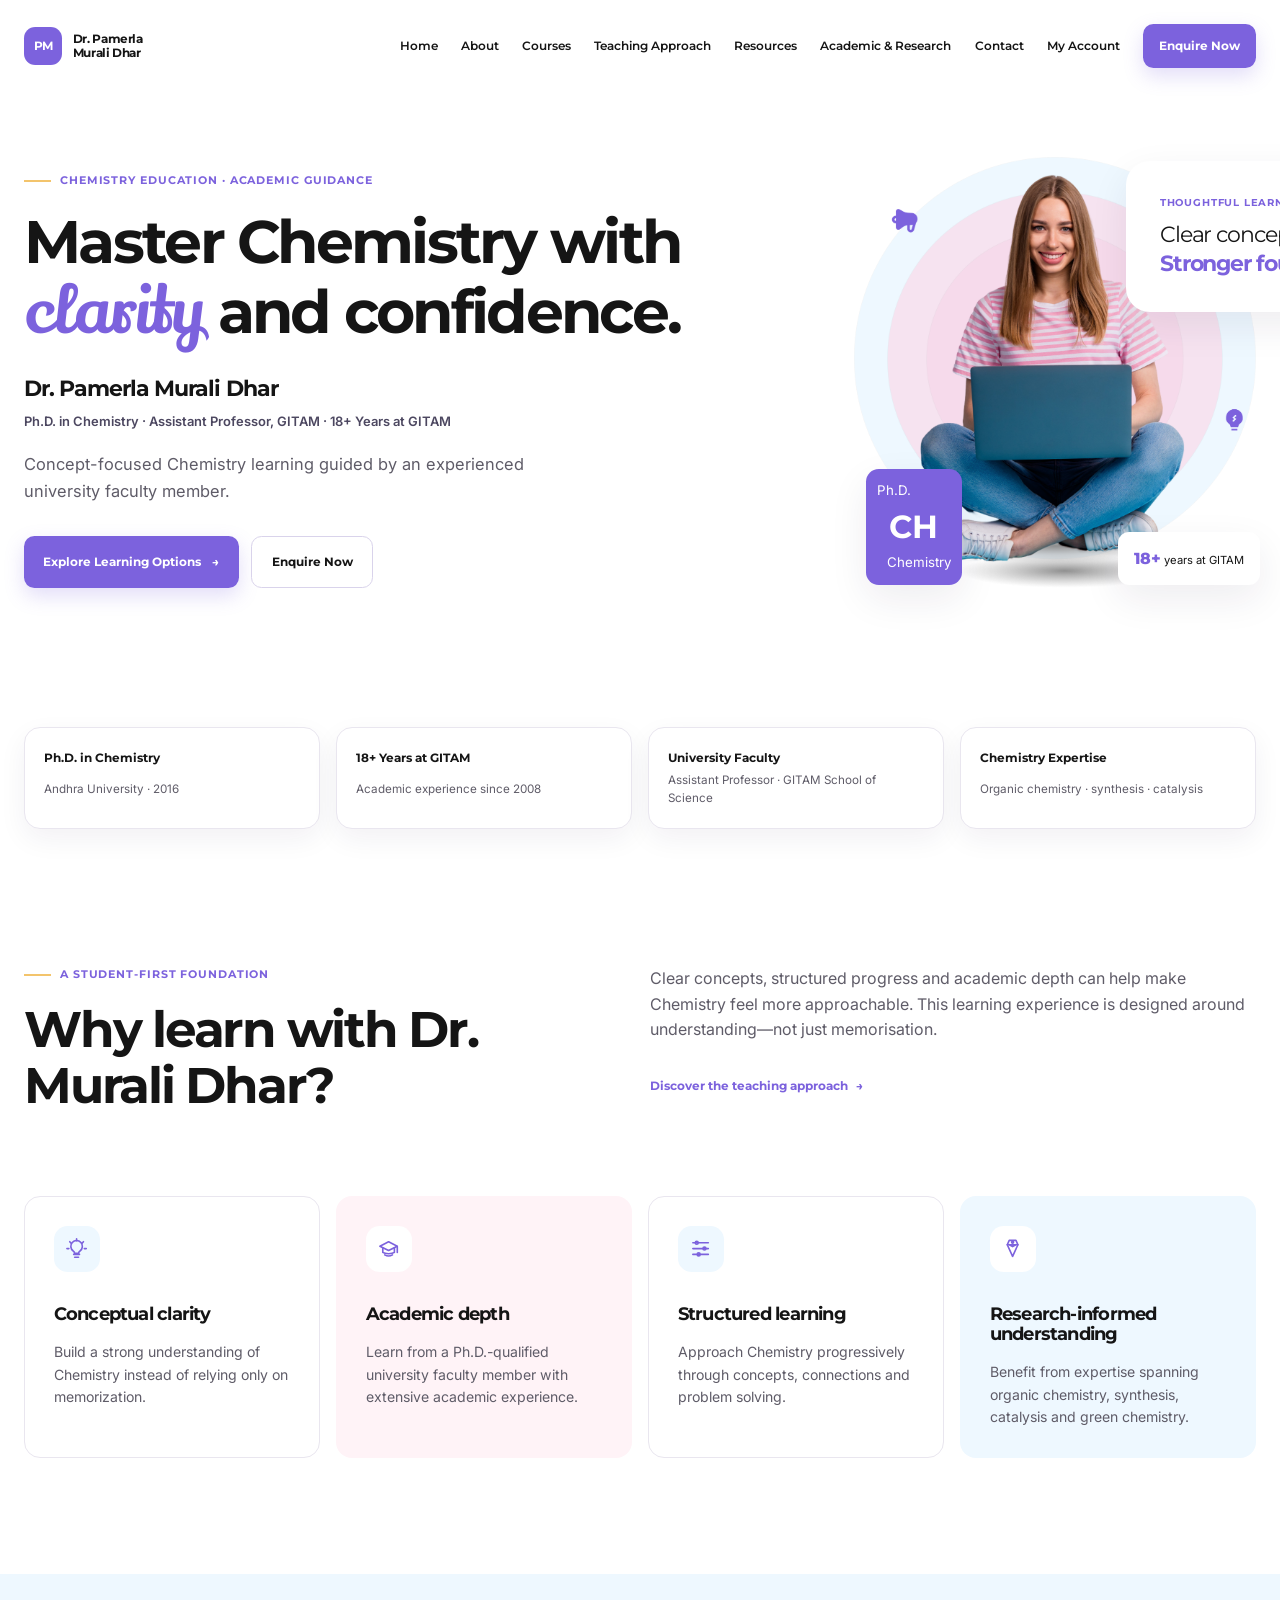
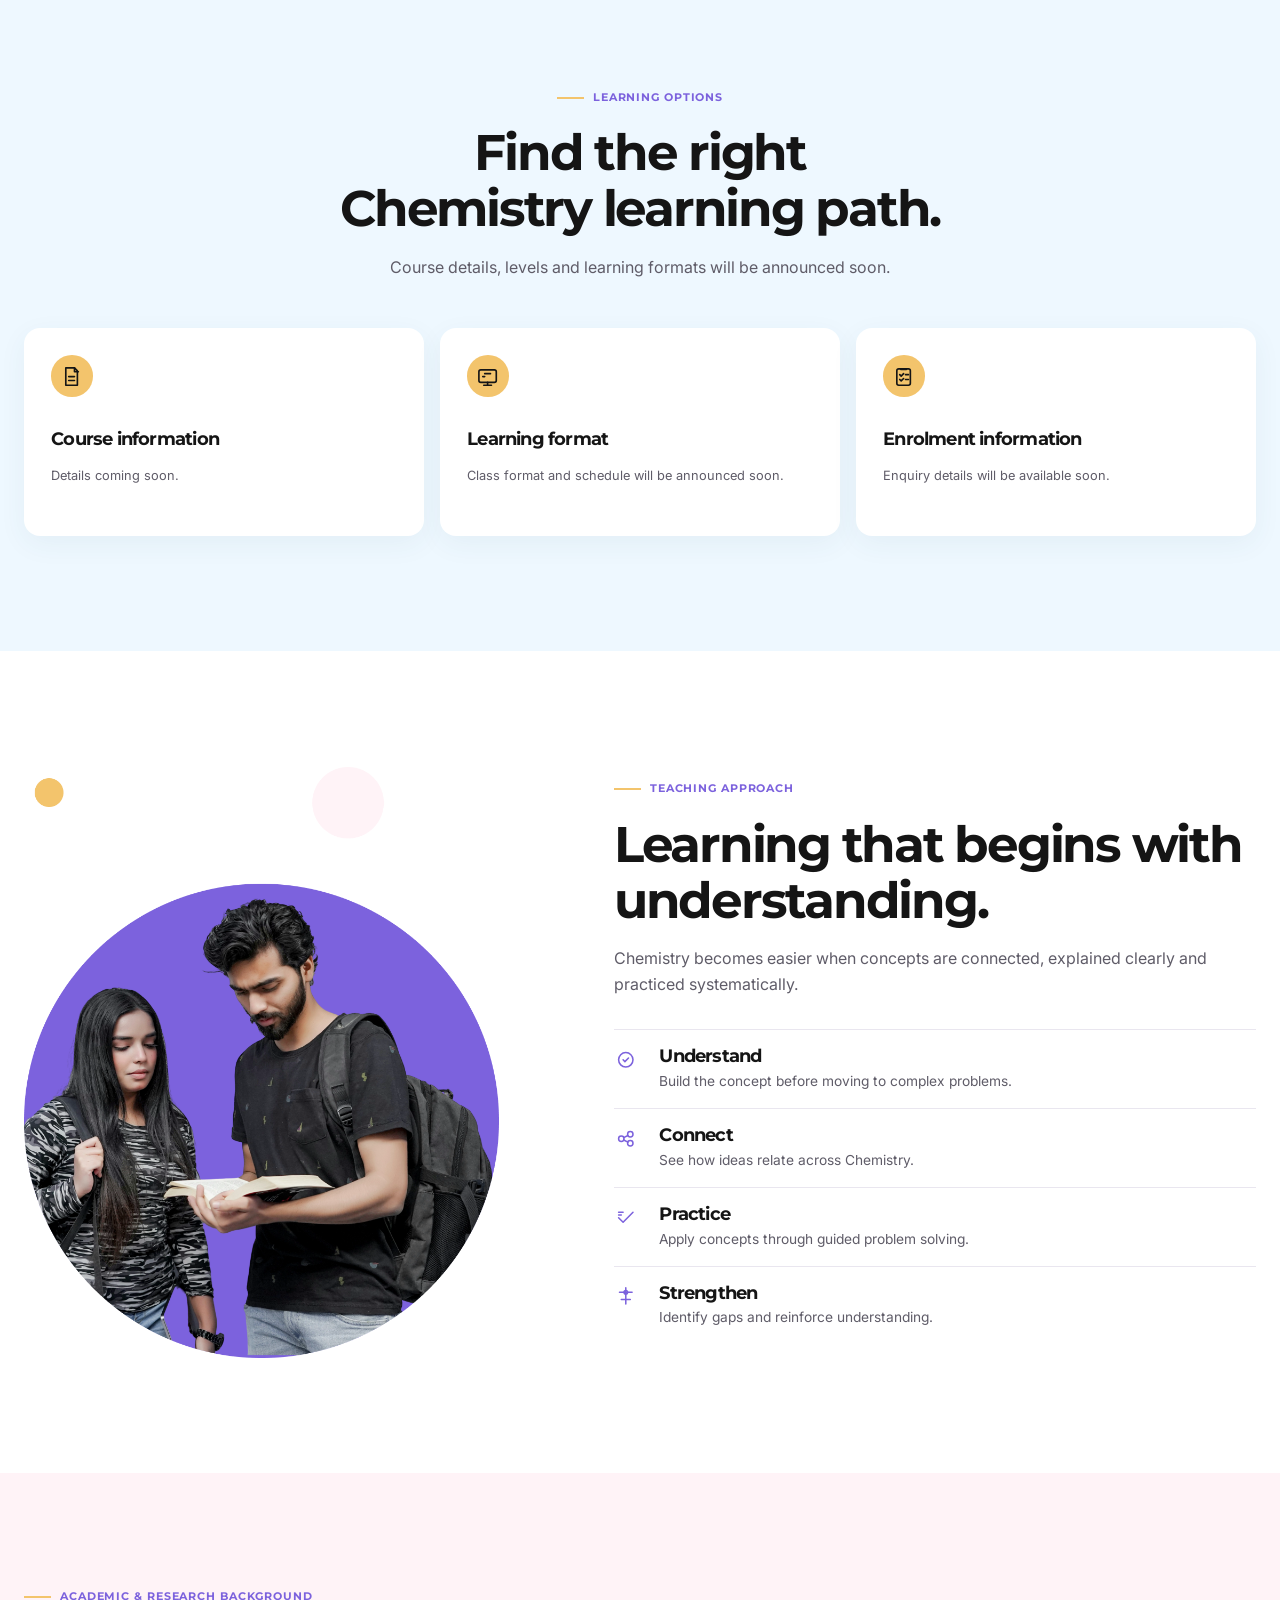
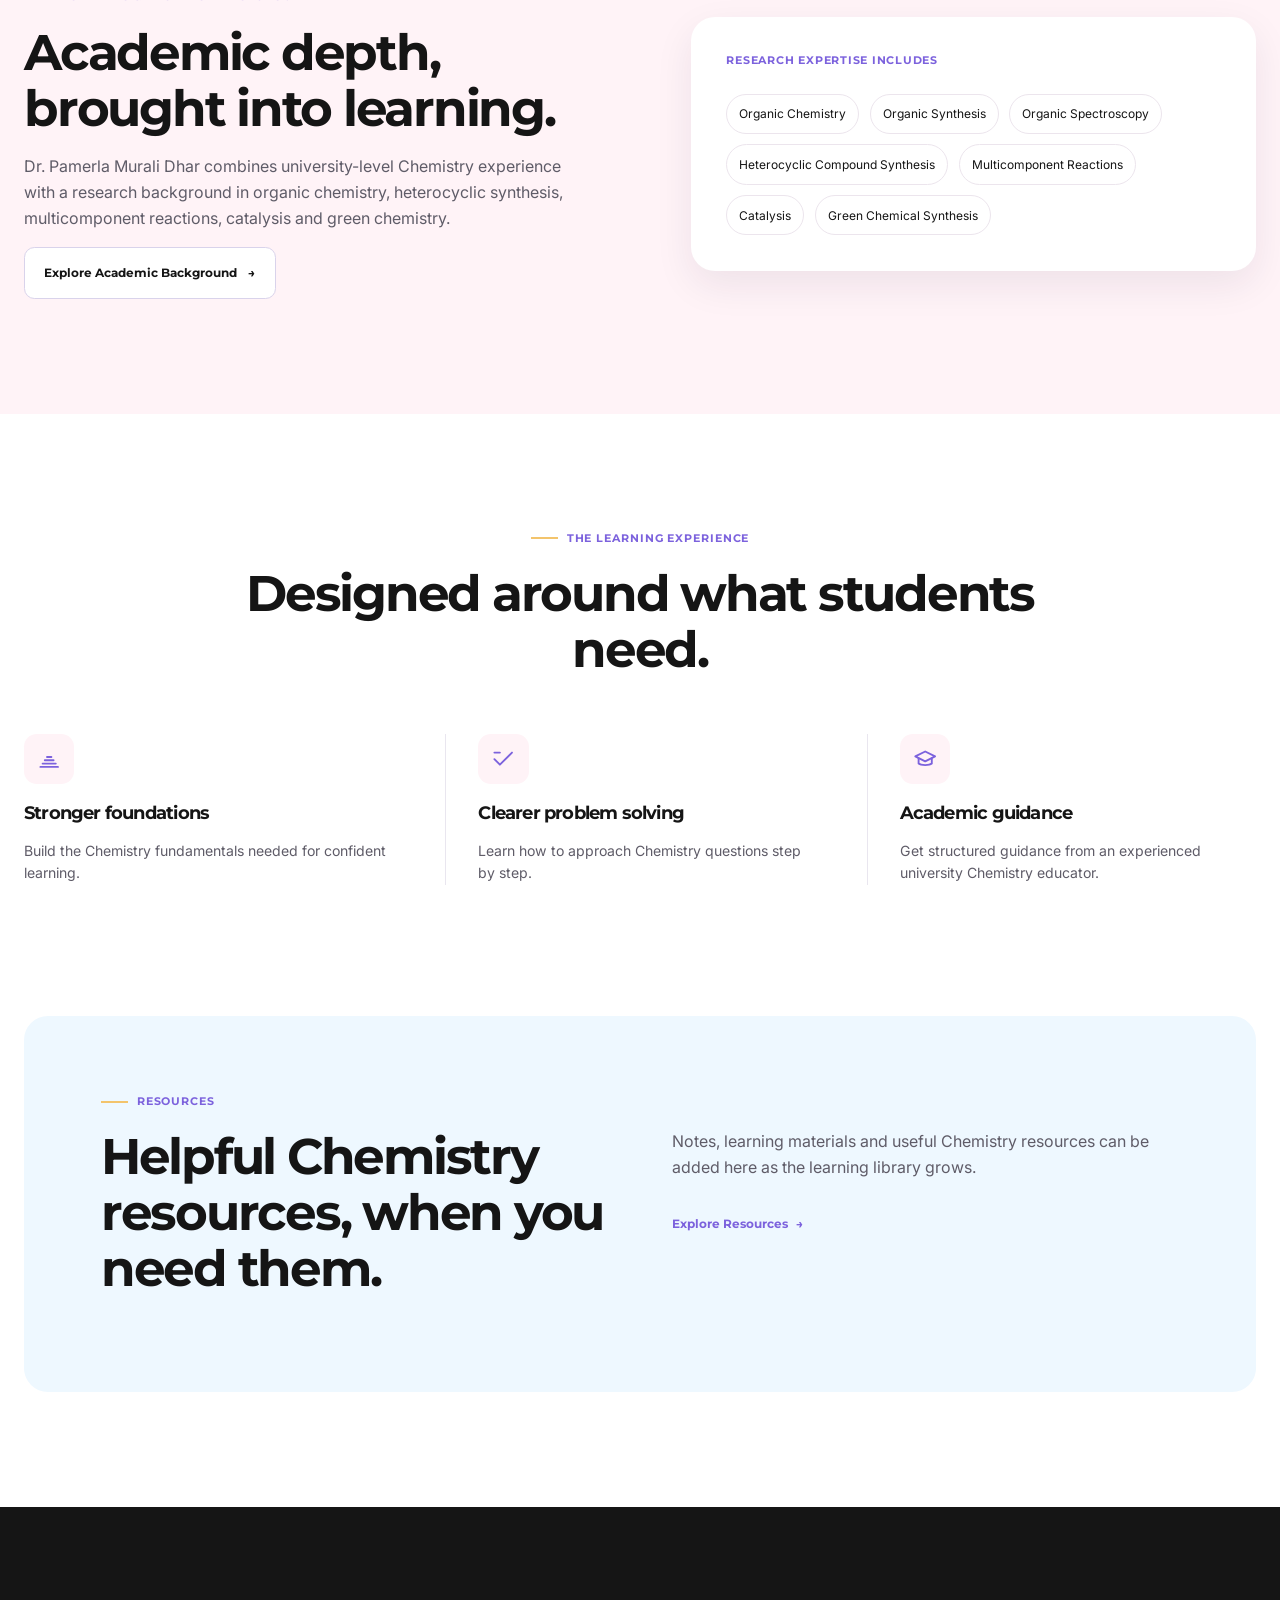
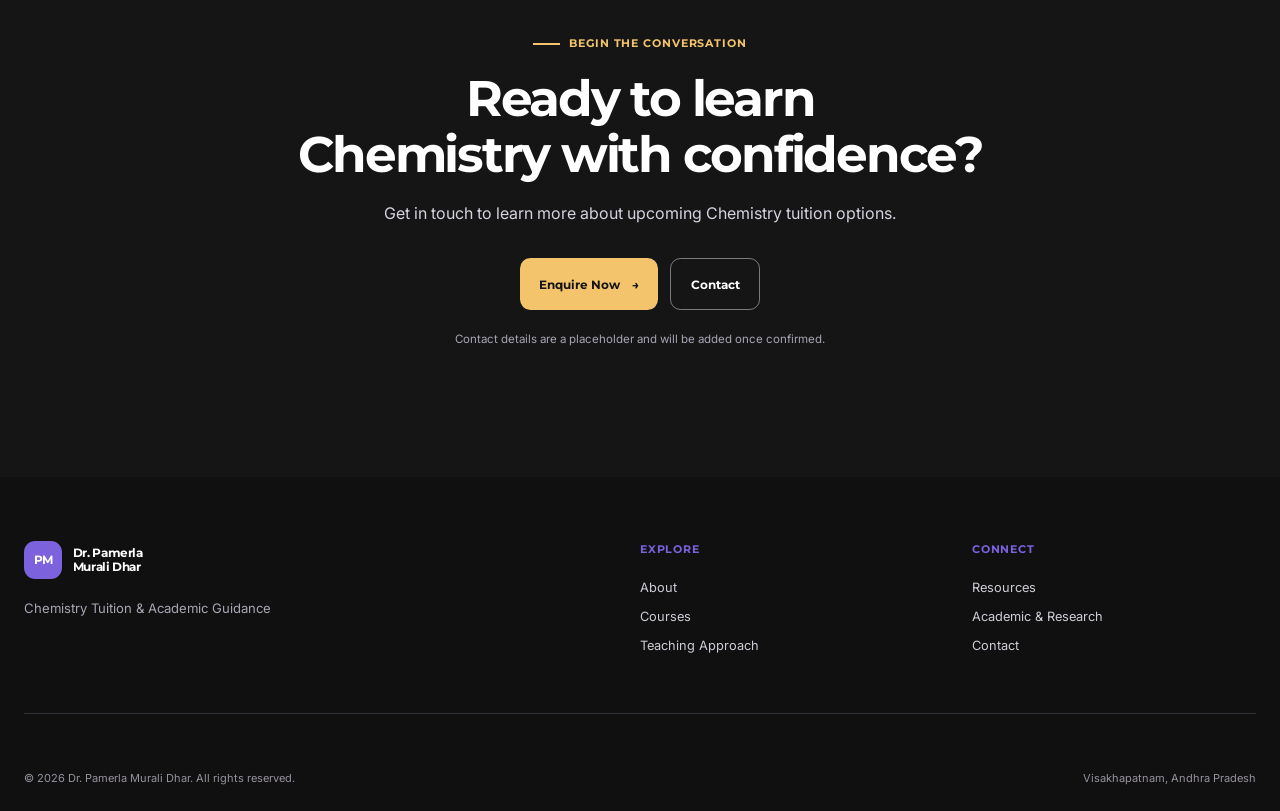
<file: index.html>
<!doctype html>
<html lang="en">
  <head>
    <meta charset="UTF-8" />
    <meta name="viewport" content="width=device-width, initial-scale=1.0" />
    <meta
      name="description"
      content="Chemistry education with Dr. Pamerla Murali Dhar, Assistant Professor at GITAM School of Science, Visakhapatnam."
    />
    <meta property="og:title" content="Chemistry Tuition with Dr. Pamerla Murali Dhar" />
    <meta
      property="og:description"
      content="A student-first foundation for clear, structured Chemistry learning and academic guidance."
    />
    <meta property="og:type" content="website" />
    <meta property="og:locale" content="en_IN" />
    <meta name="theme-color" content="#7C62DD" />
    <title>Chemistry Tuition with Dr. Pamerla Murali Dhar</title>
    <link rel="preconnect" href="https://fonts.googleapis.com" />
    <link rel="preconnect" href="https://fonts.gstatic.com" crossorigin />
    <link
      href="https://fonts.googleapis.com/css2?family=Inter:wght@400;500;600;700&family=Lily+Script+One&family=Montserrat:wght@500;600;700;800&display=swap"
      rel="stylesheet"
    />
    <link rel="stylesheet" href="styles.css" />
    <link rel="icon" href="favicon.svg" type="image/svg+xml" />
  </head>
  <body>
    <a class="skip-link" href="#main-content">Skip to main content</a>

    <header class="site-header" data-header>
      <div class="container header-content">
        <a class="brand" href="#home" aria-label="Dr. Pamerla Murali Dhar Chemistry Tuition home">
          <span class="brand-mark" aria-hidden="true">PM</span>
          <span class="brand-name">Dr. Pamerla<br />Murali Dhar</span>
        </a>

        <button class="menu-toggle" type="button" aria-expanded="false" aria-controls="site-navigation" data-menu-toggle>
          <span class="sr-only">Open navigation</span>
          <span></span><span></span><span></span>
        </button>

        <nav class="site-nav" id="site-navigation" aria-label="Primary navigation" data-navigation>
          <a href="#home">Home</a>
          <a href="about.html">About</a>
          <a href="courses.html">Courses</a>
          <a href="teaching.html">Teaching Approach</a>
          <a href="resources.html">Resources</a>
          <a href="research.html">Academic &amp; Research</a>
          <a href="contact.html">Contact</a>
          <a href="login.html">My Account</a>
          <a class="button button--small button--primary nav-cta" href="contact.html">Enquire Now</a>
        </nav>
      </div>
    </header>

    <main id="main-content">
      <section class="hero section" id="home">
        <div class="container hero-grid">
          <div class="hero-copy">
            <p class="eyebrow"><span></span> Chemistry education · Academic guidance</p>
            <h1>Master Chemistry with<br /><em>clarity</em> and confidence.</h1>
            <p class="hero-name">Dr. Pamerla Murali Dhar</p>
            <p class="credential-line">Ph.D. in Chemistry · Assistant Professor, GITAM · 18+ Years at GITAM</p>
            <p class="hero-intro">Concept-focused Chemistry learning guided by an experienced university faculty member.</p>
            <div class="button-group">
              <a class="button button--primary" href="courses.html">Explore Learning Options <span aria-hidden="true">→</span></a>
              <a class="button button--secondary" href="contact.html">Enquire Now</a>
            </div>
          </div>

          <div class="hero-visual" aria-label="A Chemistry-inspired visual with three learning highlights">
            <img class="hero-image" src="assets/home-hero-image.png" alt="Student studying with a laptop in a Chemistry learning visual" width="1116" height="1237" fetchpriority="high" decoding="async" />
            <div class="hero-card hero-card--main">
              <p class="hero-card-label">Thoughtful learning</p>
              <p>Clear concepts.<br /><strong>Stronger foundations.</strong></p>
            </div>
            <div class="hero-card hero-card--tag"><span>18+</span> years at GITAM</div>
            <div class="hero-card hero-card--element"><small>Ph.D.</small><strong>CH</strong><small>Chemistry</small></div>
          </div>
        </div>
      </section>

      <section class="trust-strip" aria-label="Academic credentials">
        <div class="container trust-list">
          <p><strong>Ph.D. in Chemistry</strong><span>Andhra University · 2016</span></p>
          <p><strong>18+ Years at GITAM</strong><span>Academic experience since 2008</span></p>
          <p><strong>University Faculty</strong><span>Assistant Professor · GITAM School of Science</span></p>
          <p><strong>Chemistry Expertise</strong><span>Organic chemistry · synthesis · catalysis</span></p>
        </div>
      </section>

      <section class="section" id="about">
        <div class="container two-column">
          <div>
            <p class="eyebrow"><span></span> A student-first foundation</p>
            <h2>Why learn with Dr. Murali Dhar?</h2>
          </div>
          <div class="section-copy">
            <p>Clear concepts, structured progress and academic depth can help make Chemistry feel more approachable. This learning experience is designed around understanding—not just memorisation.</p>
            <a class="text-link" href="teaching.html">Discover the teaching approach <span aria-hidden="true">→</span></a>
          </div>
        </div>
        <div class="container feature-grid">
          <article class="feature-card">
            <span class="feature-icon" aria-hidden="true"><svg viewBox="0 0 24 24" focusable="false"><path d="M9 18h6M10 21h4M8.5 14.5a6 6 0 1 1 7 0c-.9.6-1.5 1.3-1.5 2.5h-4c0-1.2-.6-1.9-1.5-2.5Z"/><path d="M12 2v2M4.9 4.9l1.4 1.4M2 12h2M19.1 4.9l-1.4 1.4M20 12h2"/></svg></span>
            <h3>Conceptual clarity</h3>
            <p>Build a strong understanding of Chemistry instead of relying only on memorization.</p>
          </article>
          <article class="feature-card feature-card--tint">
            <span class="feature-icon" aria-hidden="true"><svg viewBox="0 0 24 24" focusable="false"><path d="M3 9.5 12 5l9 4.5L12 14 3 9.5Z"/><path d="M6 11.2V16c2.2 1.8 9.8 1.8 12 0v-4.8M21 10v6"/><path d="M8 18.5c2.2 1.3 5.8 1.3 8 0"/></svg></span>
            <h3>Academic depth</h3>
            <p>Learn from a Ph.D.-qualified university faculty member with extensive academic experience.</p>
          </article>
          <article class="feature-card">
            <span class="feature-icon" aria-hidden="true"><svg viewBox="0 0 24 24" focusable="false"><path d="M4 6h16M4 12h16M4 18h16"/><circle cx="8" cy="6" r="1.5"/><circle cx="16" cy="12" r="1.5"/><circle cx="10" cy="18" r="1.5"/></svg></span>
            <h3>Structured learning</h3>
            <p>Approach Chemistry progressively through concepts, connections and problem solving.</p>
          </article>
          <article class="feature-card feature-card--blue">
            <span class="feature-icon" aria-hidden="true"><svg viewBox="0 0 24 24" focusable="false"><path d="M8.5 3.5h7l2 4.5-5.5 12-5.5-12 2-4.5Z"/><path d="m8.5 8 3.5 2 3.5-2M6.5 8h11"/><circle cx="12" cy="5.5" r="1"/></svg></span>
            <h3>Research-informed understanding</h3>
            <p>Benefit from expertise spanning organic chemistry, synthesis, catalysis and green chemistry.</p>
          </article>
        </div>
      </section>

      <section class="section section--blue" id="courses">
        <div class="container section-heading section-heading--center">
          <p class="eyebrow eyebrow--center"><span></span> Learning options</p>
          <h2>Find the right<br />Chemistry learning path.</h2>
          <p>Course details, levels and learning formats will be announced soon.</p>
        </div>
        <div class="container placeholder-grid">
          <article class="placeholder-card"><span class="placeholder-icon" aria-hidden="true"><svg viewBox="0 0 24 24" focusable="false"><path d="M6 3h9l3 3v15H6z"/><path d="M15 3v4h4M9 12h6M9 16h6"/></svg></span><h3>Course information</h3><p>Details coming soon.</p></article>
          <article class="placeholder-card"><span class="placeholder-icon" aria-hidden="true"><svg viewBox="0 0 24 24" focusable="false"><rect x="3" y="5" width="18" height="13" rx="2"/><path d="M8 21h8M12 18v3M9 9h6M7 12h2"/></svg></span><h3>Learning format</h3><p>Class format and schedule will be announced soon.</p></article>
          <article class="placeholder-card"><span class="placeholder-icon" aria-hidden="true"><svg viewBox="0 0 24 24" focusable="false"><rect x="5" y="4" width="14" height="17" rx="2"/><path d="M9 4.5h6M8 10l1.5 1.5L12 9M8 15l1.5 1.5L12 14M14 10h3M14 15h3"/></svg></span><h3>Enrolment information</h3><p>Enquiry details will be available soon.</p></article>
        </div>
      </section>

      <section class="section approach" id="approach">
        <div class="container approach-grid">
          <div class="approach-visual">
            <img class="approach-image" src="assets/learning-understanding-section.png" alt="Two students reading a Chemistry textbook together" width="1082" height="1236" loading="lazy" decoding="async" />
          </div>
          <div>
            <p class="eyebrow"><span></span> Teaching approach</p>
            <h2>Learning that begins with understanding.</h2>
            <p class="section-intro">Chemistry becomes easier when concepts are connected, explained clearly and practiced systematically.</p>
            <ol class="approach-list">
              <li><span class="step-icon" aria-hidden="true"><svg viewBox="0 0 24 24" focusable="false"><circle cx="12" cy="12" r="8"/><path d="m9 12 2 2 4-4"/></svg></span><div><h3>Understand</h3><p>Build the concept before moving to complex problems.</p></div></li>
              <li><span class="step-icon" aria-hidden="true"><svg viewBox="0 0 24 24" focusable="false"><circle cx="7" cy="12" r="3"/><circle cx="17" cy="7" r="3"/><circle cx="17" cy="17" r="3"/><path d="m9.7 10.7 4.6-2.4M9.7 13.3l4.6 2.4"/></svg></span><div><h3>Connect</h3><p>See how ideas relate across Chemistry.</p></div></li>
              <li><span class="step-icon" aria-hidden="true"><svg viewBox="0 0 24 24" focusable="false"><path d="m4 13 5 5L20 7"/><path d="M4 7h5M4 10h3"/></svg></span><div><h3>Practice</h3><p>Apply concepts through guided problem solving.</p></div></li>
              <li><span class="step-icon" aria-hidden="true"><svg viewBox="0 0 24 24" focusable="false"><path d="M12 3v18M5 8h14M7 16h10"/><circle cx="12" cy="8" r="2"/></svg></span><div><h3>Strengthen</h3><p>Identify gaps and reinforce understanding.</p></div></li>
            </ol>
          </div>
        </div>
      </section>

      <section class="section section--pink" id="background">
        <div class="container credibility-grid">
          <div>
            <p class="eyebrow"><span></span> Academic &amp; research background</p>
            <h2>Academic depth,<br />brought into learning.</h2>
            <p class="section-intro">Dr. Pamerla Murali Dhar combines university-level Chemistry experience with a research background in organic chemistry, heterocyclic synthesis, multicomponent reactions, catalysis and green chemistry.</p>
            <a class="button button--secondary" href="research.html">Explore Academic Background <span aria-hidden="true">→</span></a>
          </div>
          <div class="expertise-panel">
            <p class="panel-label">Research expertise includes</p>
            <ul>
            <li tabindex="0">Organic Chemistry</li><li tabindex="0">Organic Synthesis</li><li tabindex="0">Organic Spectroscopy</li><li tabindex="0">Heterocyclic Compound Synthesis</li><li tabindex="0">Multicomponent Reactions</li><li tabindex="0">Catalysis</li><li tabindex="0">Green Chemical Synthesis</li>
            </ul>
          </div>
        </div>
      </section>

      <section class="section benefits">
        <div class="container section-heading section-heading--center">
          <p class="eyebrow eyebrow--center"><span></span> The learning experience</p>
          <h2>Designed around what students need.</h2>
        </div>
        <div class="container benefits-grid">
          <div><span class="benefit-icon" aria-hidden="true"><svg viewBox="0 0 24 24" focusable="false"><path d="M4 19h16M6 16h12M8 13h8M10 10h4"/></svg></span><h3>Stronger foundations</h3><p>Build the Chemistry fundamentals needed for confident learning.</p></div>
          <div><span class="benefit-icon" aria-hidden="true"><svg viewBox="0 0 24 24" focusable="false"><path d="m4 12 5 5L20 6"/><path d="M4 6h5"/></svg></span><h3>Clearer problem solving</h3><p>Learn how to approach Chemistry questions step by step.</p></div>
          <div><span class="benefit-icon" aria-hidden="true"><svg viewBox="0 0 24 24" focusable="false"><path d="M3 9.5 12 5l9 4.5L12 14 3 9.5Z"/><path d="M6 11.2V16c2.2 1.8 9.8 1.8 12 0v-4.8"/></svg></span><h3>Academic guidance</h3><p>Get structured guidance from an experienced university Chemistry educator.</p></div>
        </div>
      </section>

      <section class="section resources" id="resources">
        <div class="container resources-card">
          <div><p class="eyebrow"><span></span> Resources</p><h2>Helpful Chemistry resources, when you need them.</h2></div>
          <div><p>Notes, learning materials and useful Chemistry resources can be added here as the learning library grows.</p><a class="text-link" href="resources.html">Explore Resources <span aria-hidden="true">→</span></a></div>
        </div>
      </section>

      <section class="section enquiry" id="contact">
        <div class="container enquiry-content">
          <p class="eyebrow eyebrow--light"><span></span> Begin the conversation</p>
          <h2>Ready to learn<br />Chemistry with confidence?</h2>
          <p>Get in touch to learn more about upcoming Chemistry tuition options.</p>
          <div class="button-group button-group--center">
            <a class="button button--gold" href="contact.html">Enquire Now <span aria-hidden="true">→</span></a>
            <a class="button button--outline-light" href="contact.html">Contact</a>
          </div>
          <p class="form-note" id="contact-placeholder">Contact details are a placeholder and will be added once confirmed.</p>
        </div>
      </section>
    </main>

    <footer class="site-footer">
      <div class="container footer-grid">
        <div><a class="brand brand--footer" href="#home"><span class="brand-mark" aria-hidden="true">PM</span><span class="brand-name">Dr. Pamerla<br />Murali Dhar</span></a><p>Chemistry Tuition &amp; Academic Guidance</p></div>
        <div><p class="footer-label">Explore</p><a href="about.html">About</a><a href="courses.html">Courses</a><a href="teaching.html">Teaching Approach</a></div>
        <div><p class="footer-label">Connect</p><a href="resources.html">Resources</a><a href="research.html">Academic &amp; Research</a><a href="contact.html">Contact</a></div>
      </div>
      <div class="container footer-bottom"><p>© <span data-year></span> Dr. Pamerla Murali Dhar. All rights reserved.</p><p>Visakhapatnam, Andhra Pradesh</p></div>
    </footer>
    <script src="script.js"></script>
  </body>
</html>
</file>
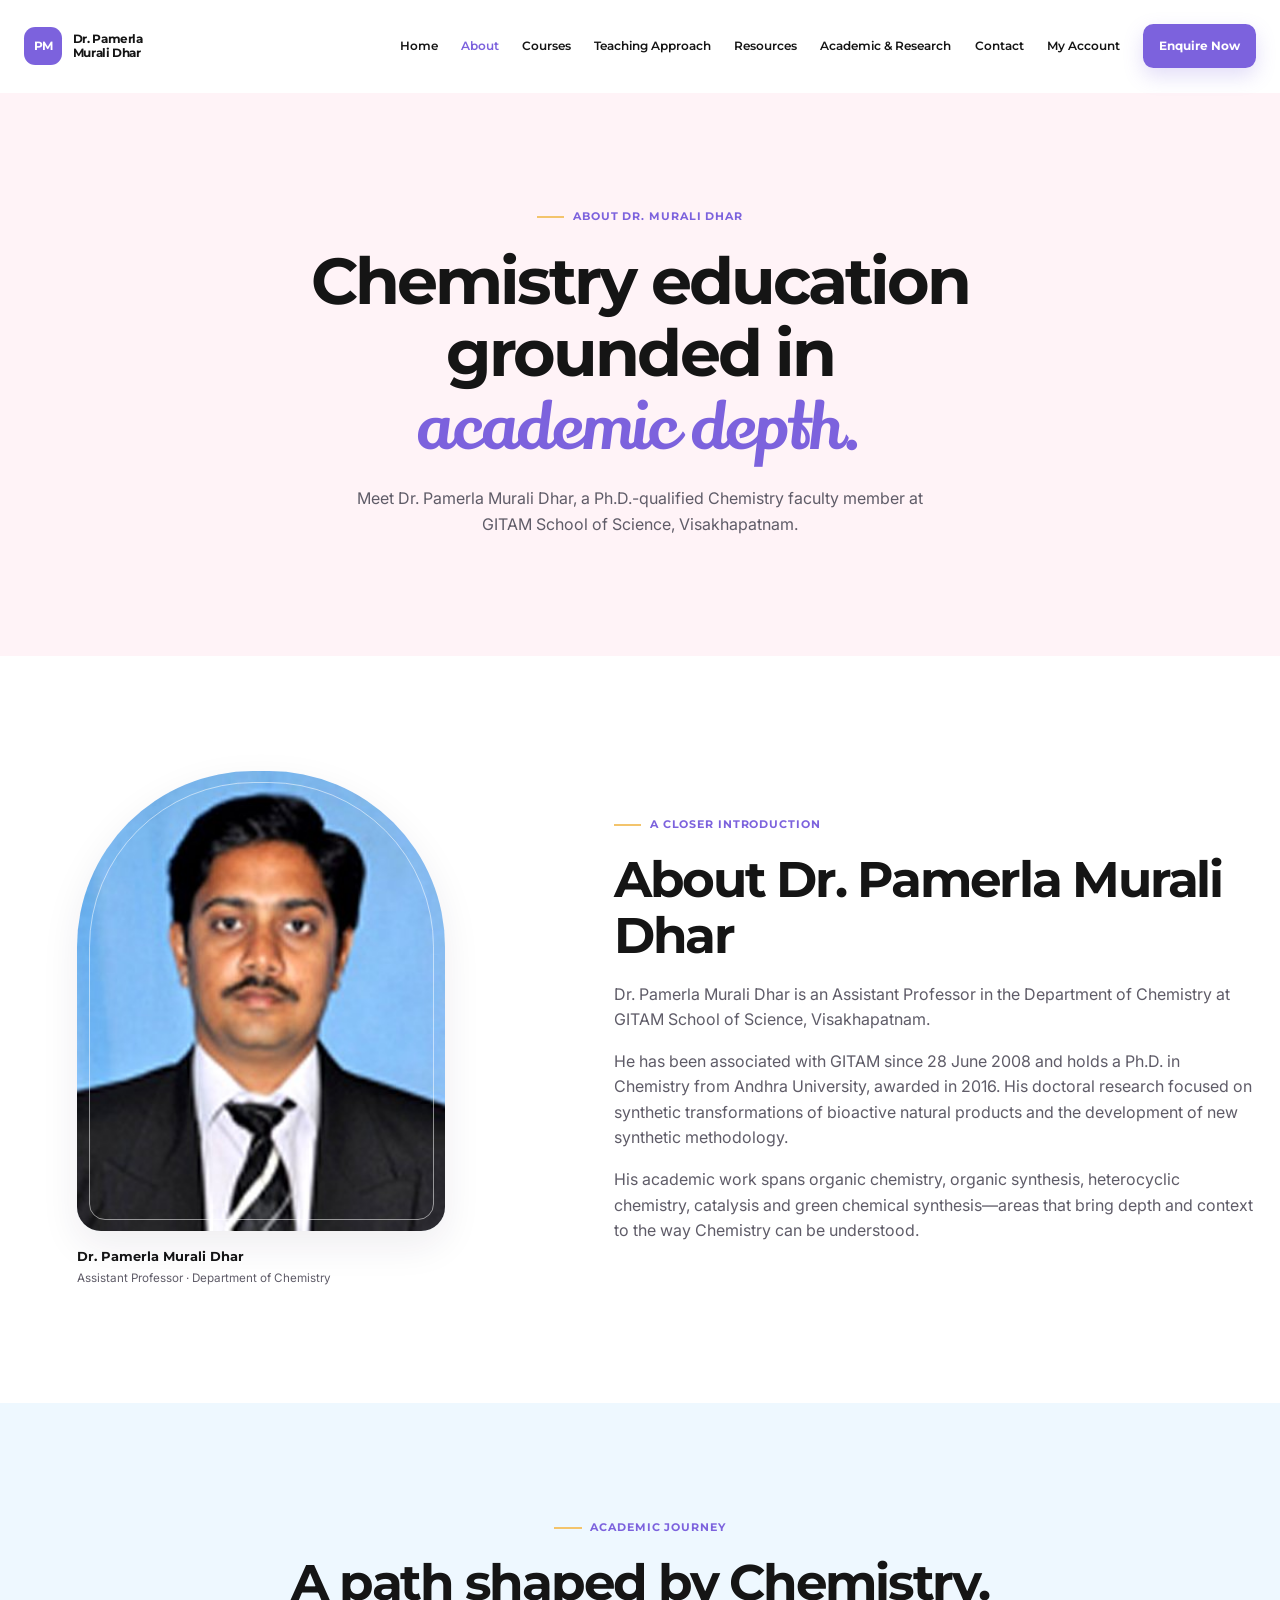
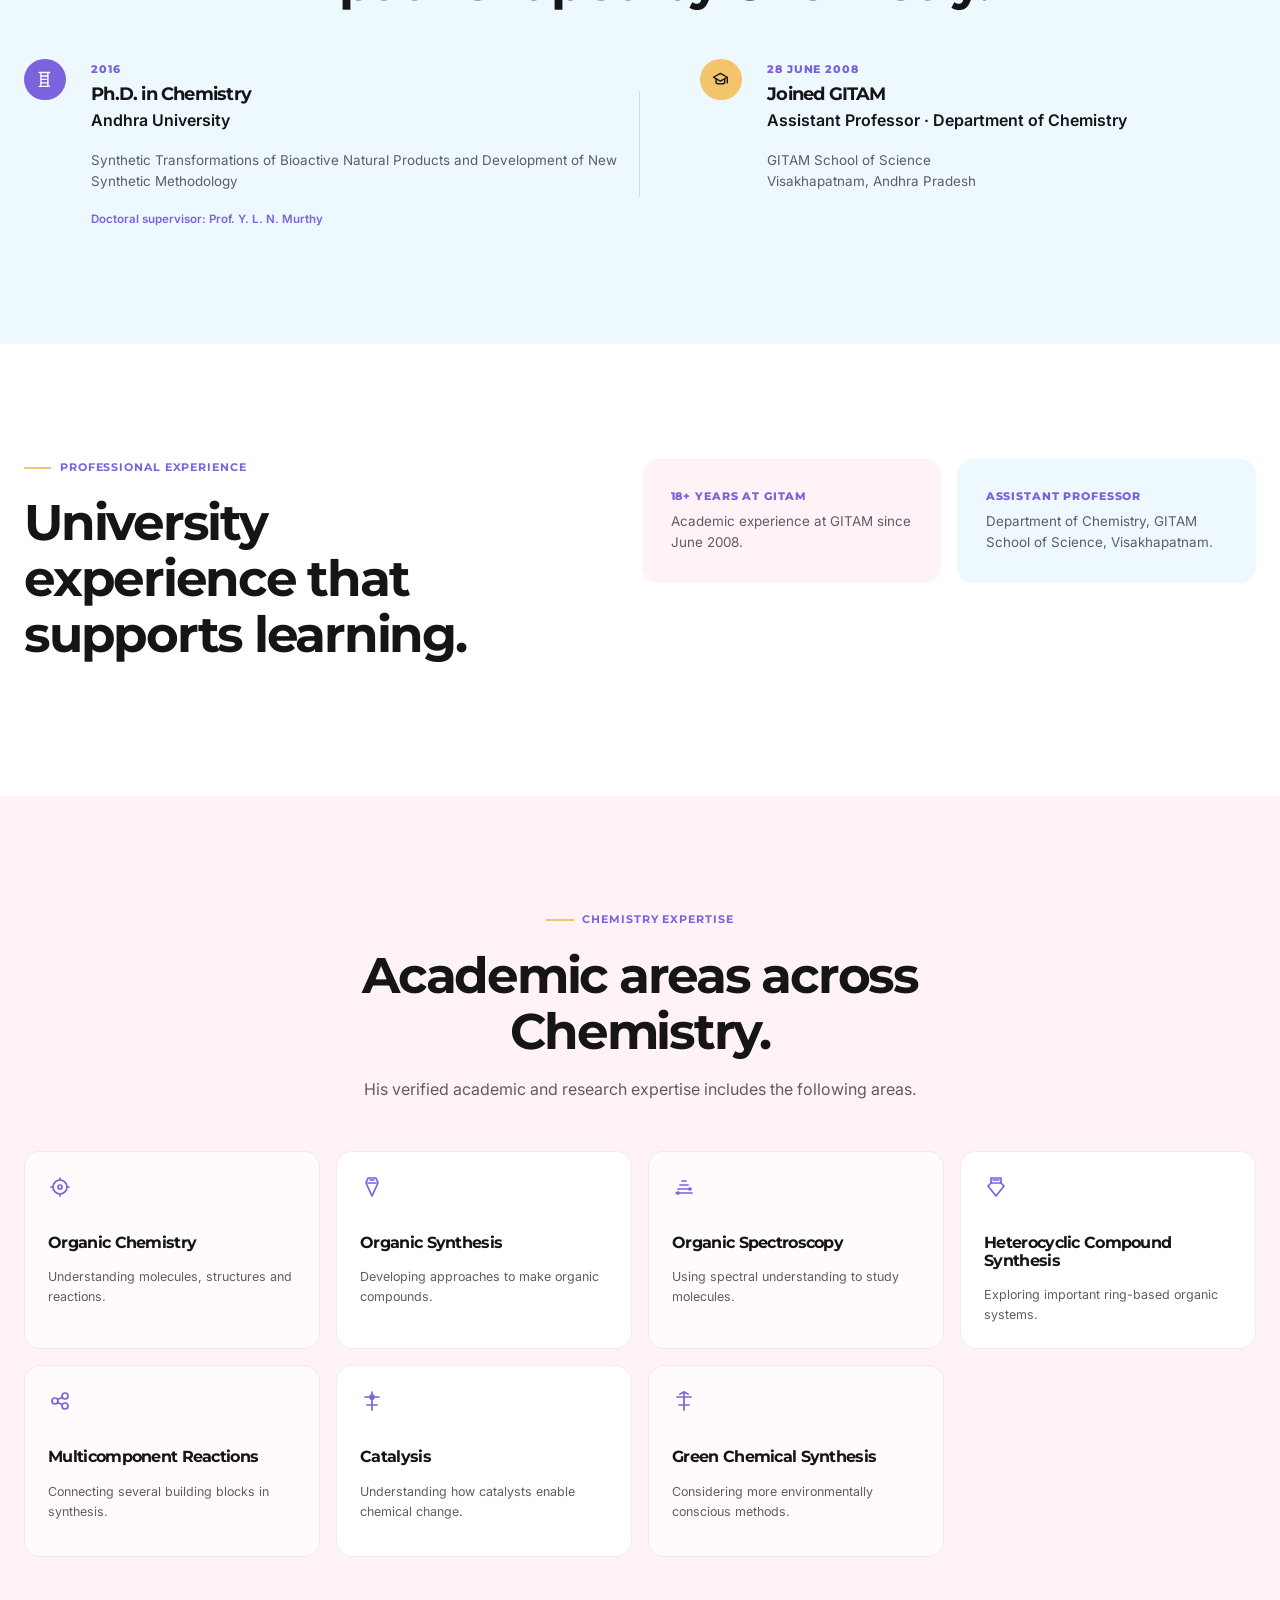
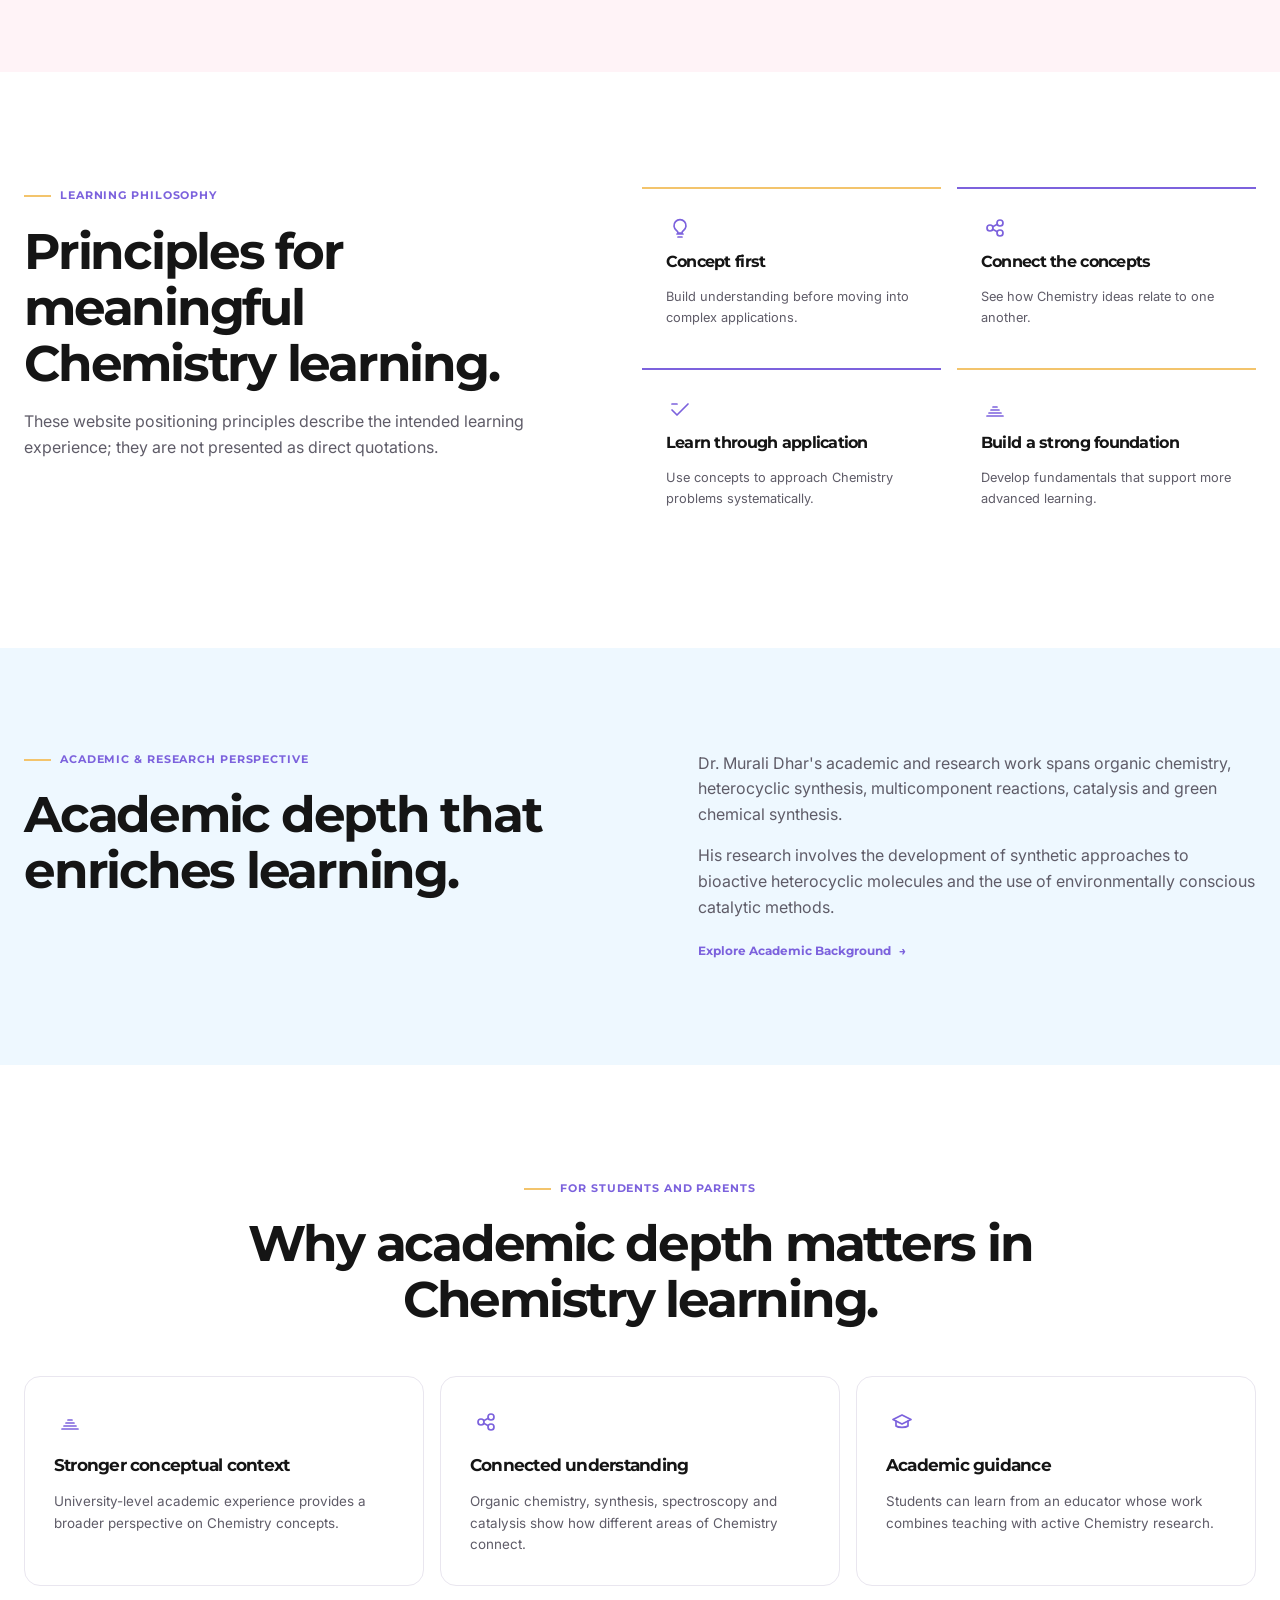
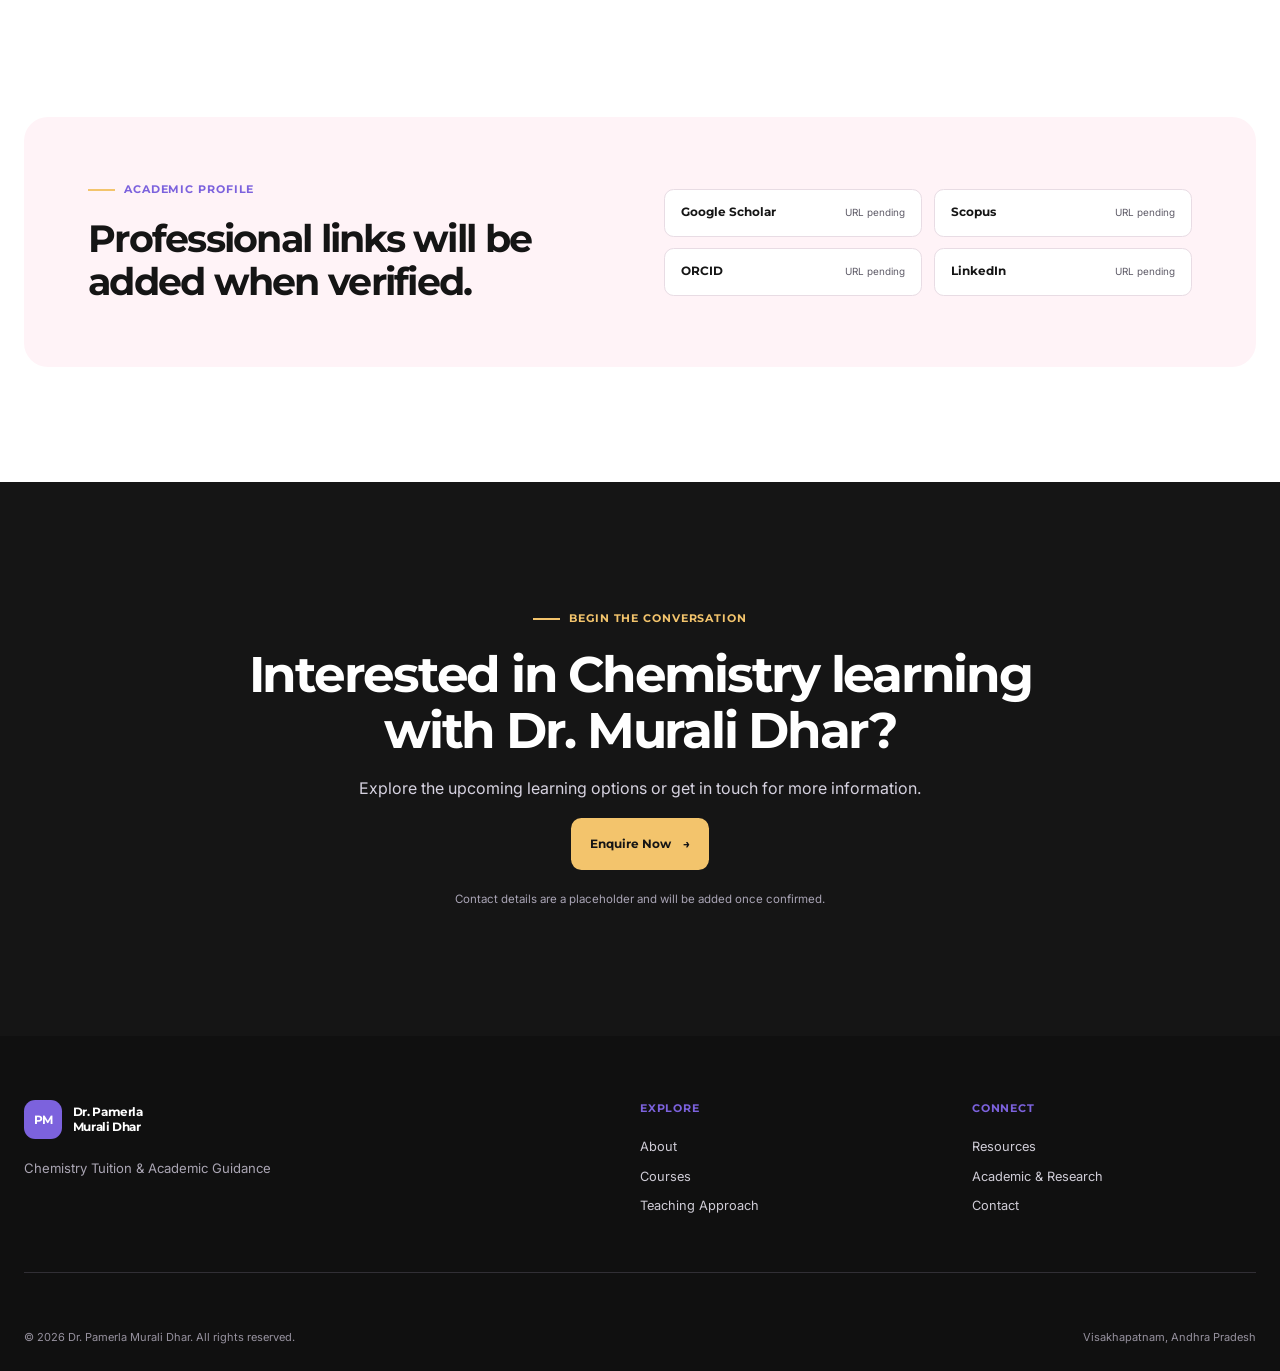
<file: about.html>
<!doctype html>
<html lang="en">
  <head>
    <meta charset="UTF-8" />
    <meta name="viewport" content="width=device-width, initial-scale=1.0" />
    <meta
      name="description"
      content="Learn about Dr. Pamerla Murali Dhar, Ph.D. in Chemistry and Assistant Professor at GITAM School of Science, Visakhapatnam."
    />
    <meta property="og:title" content="About Dr. Pamerla Murali Dhar | Chemistry Educator" />
    <meta
      property="og:description"
      content="Academic background and Chemistry expertise supporting a student-first learning experience."
    />
    <meta property="og:type" content="profile" />
    <meta property="og:locale" content="en_IN" />
    <meta name="theme-color" content="#7C62DD" />
    <title>About Dr. Pamerla Murali Dhar | Chemistry Educator</title>
    <link rel="preconnect" href="https://fonts.googleapis.com" />
    <link rel="preconnect" href="https://fonts.gstatic.com" crossorigin />
    <link
      href="https://fonts.googleapis.com/css2?family=Inter:wght@400;500;600;700&family=Lily+Script+One&family=Montserrat:wght@500;600;700;800&display=swap"
      rel="stylesheet"
    />
    <link rel="stylesheet" href="styles.css" />
    <link rel="icon" href="favicon.svg" type="image/svg+xml" />
  </head>
  <body class="about-page">
    <a class="skip-link" href="#main-content">Skip to main content</a>

    <header class="site-header" data-header>
      <div class="container header-content">
        <a class="brand" href="index.html" aria-label="Dr. Pamerla Murali Dhar Chemistry Tuition home">
          <span class="brand-mark" aria-hidden="true">PM</span>
          <span class="brand-name">Dr. Pamerla<br />Murali Dhar</span>
        </a>
        <button class="menu-toggle" type="button" aria-expanded="false" aria-controls="site-navigation" data-menu-toggle>
          <span class="sr-only">Open navigation</span><span></span><span></span><span></span>
        </button>
        <nav class="site-nav" id="site-navigation" aria-label="Primary navigation" data-navigation>
          <a href="index.html">Home</a>
          <a class="is-current" href="about.html" aria-current="page">About</a>
          <a href="courses.html">Courses</a>
          <a href="teaching.html">Teaching Approach</a>
          <a href="resources.html">Resources</a>
          <a href="research.html">Academic &amp; Research</a>
          <a href="contact.html">Contact</a>
          <a href="login.html">My Account</a>
          <a class="button button--small button--primary nav-cta" href="contact.html">Enquire Now</a>
        </nav>
      </div>
    </header>

    <main id="main-content">
      <section class="about-hero section">
        <div class="container about-hero-content">
          <p class="eyebrow"><span></span> About Dr. Murali Dhar</p>
          <h1>Chemistry education grounded in <em>academic depth.</em></h1>
          <p>Meet Dr. Pamerla Murali Dhar, a Ph.D.-qualified Chemistry faculty member at GITAM School of Science, Visakhapatnam.</p>
        </div>
      </section>

      <section class="section about-introduction">
        <div class="container about-intro-grid">
          <figure class="about-portrait">
            <div class="portrait-photo-frame">
              <img src="assets/dr-pamerla-murali-dhar.jpg" alt="Dr. Pamerla Murali Dhar, Assistant Professor of Chemistry at GITAM School of Science" width="360" height="420" fetchpriority="high" decoding="async" />
            </div>
            <figcaption>Dr. Pamerla Murali Dhar<br /><span>Assistant Professor · Department of Chemistry</span></figcaption>
          </figure>
          <div class="about-intro-copy">
            <p class="eyebrow"><span></span> A closer introduction</p>
            <h2>About Dr. Pamerla Murali Dhar</h2>
            <p>Dr. Pamerla Murali Dhar is an Assistant Professor in the Department of Chemistry at GITAM School of Science, Visakhapatnam.</p>
            <p>He has been associated with GITAM since 28 June 2008 and holds a Ph.D. in Chemistry from Andhra University, awarded in 2016. His doctoral research focused on synthetic transformations of bioactive natural products and the development of new synthetic methodology.</p>
            <p>His academic work spans organic chemistry, organic synthesis, heterocyclic chemistry, catalysis and green chemical synthesis—areas that bring depth and context to the way Chemistry can be understood.</p>
          </div>
        </div>
      </section>

      <section class="section section--blue academic-journey">
        <div class="container section-heading section-heading--center">
          <p class="eyebrow eyebrow--center"><span></span> Academic journey</p>
          <h2>A path shaped by Chemistry.</h2>
        </div>
        <div class="container timeline">
          <article class="timeline-item">
            <div class="timeline-marker" aria-hidden="true"><svg viewBox="0 0 24 24" focusable="false"><path d="M6 4h12M8 4v16M16 4v16M6 20h12"/><path d="M8 8h8M8 12h6M8 16h8"/></svg></div>
            <div class="timeline-content"><p class="timeline-date">2016</p><h3>Ph.D. in Chemistry</h3><p class="timeline-place">Andhra University</p><p>Synthetic Transformations of Bioactive Natural Products and Development of New Synthetic Methodology</p><p class="timeline-meta">Doctoral supervisor: Prof. Y. L. N. Murthy</p></div>
          </article>
          <article class="timeline-item">
            <div class="timeline-marker" aria-hidden="true"><svg viewBox="0 0 24 24" focusable="false"><path d="M4 9.5 12 5l8 4.5L12 14 4 9.5Z"/><path d="M7 11.2V16c2 1.6 8 1.6 10 0v-4.8M20 10v6"/></svg></div>
            <div class="timeline-content"><p class="timeline-date">28 June 2008</p><h3>Joined GITAM</h3><p class="timeline-place">Assistant Professor · Department of Chemistry</p><p>GITAM School of Science<br />Visakhapatnam, Andhra Pradesh</p></div>
          </article>
        </div>
      </section>

      <section class="section experience-section">
        <div class="container experience-grid">
          <div><p class="eyebrow"><span></span> Professional experience</p><h2>University experience that supports learning.</h2></div>
          <div class="experience-items">
            <article><p class="stat-label">18+ years at GITAM</p><p>Academic experience at GITAM since June 2008.</p></article>
            <article><p class="stat-label">Assistant Professor</p><p>Department of Chemistry, GITAM School of Science, Visakhapatnam.</p></article>
          </div>
        </div>
      </section>

      <section class="section section--pink expertise-section">
        <div class="container expertise-intro expertise-intro--center"><p class="eyebrow eyebrow--center"><span></span> Chemistry expertise</p><h2>Academic areas across Chemistry.</h2><p>His verified academic and research expertise includes the following areas.</p></div>
        <div class="container about-expertise-grid">
          <article><span class="about-expertise-icon" aria-hidden="true"><svg viewBox="0 0 24 24" focusable="false"><circle cx="12" cy="12" r="7"/><circle cx="12" cy="12" r="2"/><path d="M12 5V3M19 12h2M12 19v2M5 12H3"/></svg></span><h3>Organic Chemistry</h3><p>Understanding molecules, structures and reactions.</p></article>
          <article><span class="about-expertise-icon" aria-hidden="true"><svg viewBox="0 0 24 24" focusable="false"><path d="M8 3h8l2 5-6 13L6 8l2-5Z"/><path d="M8 8h8M10 5h4"/></svg></span><h3>Organic Synthesis</h3><p>Developing approaches to make organic compounds.</p></article>
          <article><span class="about-expertise-icon" aria-hidden="true"><svg viewBox="0 0 24 24" focusable="false"><path d="M4 18h16M6 14h12M8 10h8M10 6h4"/><circle cx="6" cy="18" r="1"/><circle cx="18" cy="14" r="1"/></svg></span><h3>Organic Spectroscopy</h3><p>Using spectral understanding to study molecules.</p></article>
          <article><span class="about-expertise-icon" aria-hidden="true"><svg viewBox="0 0 24 24" focusable="false"><path d="M7 3h10v5l3 3-8 10-8-10 3-3V3Z"/><path d="M7 8h10M9 5h6"/></svg></span><h3>Heterocyclic Compound Synthesis</h3><p>Exploring important ring-based organic systems.</p></article>
          <article><span class="about-expertise-icon" aria-hidden="true"><svg viewBox="0 0 24 24" focusable="false"><circle cx="7" cy="12" r="3"/><circle cx="17" cy="7" r="3"/><circle cx="17" cy="17" r="3"/><path d="m9.5 10.5 4.7-2M9.5 13.5l4.7 2"/></svg></span><h3>Multicomponent Reactions</h3><p>Connecting several building blocks in synthesis.</p></article>
          <article><span class="about-expertise-icon" aria-hidden="true"><svg viewBox="0 0 24 24" focusable="false"><path d="M12 3v18M5 8h14M7 16h10"/><circle cx="12" cy="8" r="2"/></svg></span><h3>Catalysis</h3><p>Understanding how catalysts enable chemical change.</p></article>
          <article><span class="about-expertise-icon" aria-hidden="true"><svg viewBox="0 0 24 24" focusable="false"><path d="M12 3v18M5 8h14M7 16h10"/><path d="m8 5 4-2 4 2"/></svg></span><h3>Green Chemical Synthesis</h3><p>Considering more environmentally conscious methods.</p></article>
        </div>
      </section>

      <section class="section philosophy-section">
        <div class="container philosophy-grid">
          <div><p class="eyebrow"><span></span> Learning philosophy</p><h2>Principles for meaningful Chemistry learning.</h2><p class="section-intro">These website positioning principles describe the intended learning experience; they are not presented as direct quotations.</p></div>
          <div class="philosophy-list">
            <article><span class="philosophy-icon" aria-hidden="true"><svg viewBox="0 0 24 24" focusable="false"><path d="M9 18h6M10 21h4M8.5 14.5a6 6 0 1 1 7 0c-.9.6-1.5 1.3-1.5 2.5h-4c0-1.2-.6-1.9-1.5-2.5Z"/></svg></span><div><h3>Concept first</h3><p>Build understanding before moving into complex applications.</p></div></article>
            <article><span class="philosophy-icon" aria-hidden="true"><svg viewBox="0 0 24 24" focusable="false"><circle cx="7" cy="12" r="3"/><circle cx="17" cy="7" r="3"/><circle cx="17" cy="17" r="3"/><path d="m9.7 10.7 4.6-2.4M9.7 13.3l4.6 2.4"/></svg></span><div><h3>Connect the concepts</h3><p>See how Chemistry ideas relate to one another.</p></div></article>
            <article><span class="philosophy-icon" aria-hidden="true"><svg viewBox="0 0 24 24" focusable="false"><path d="m4 13 5 5L20 7"/><path d="M4 7h5"/></svg></span><div><h3>Learn through application</h3><p>Use concepts to approach Chemistry problems systematically.</p></div></article>
            <article><span class="philosophy-icon" aria-hidden="true"><svg viewBox="0 0 24 24" focusable="false"><path d="M4 19h16M6 16h12M8 13h8M10 10h4"/></svg></span><div><h3>Build a strong foundation</h3><p>Develop fundamentals that support more advanced learning.</p></div></article>
          </div>
        </div>
      </section>

      <section class="section section--blue research-perspective">
        <div class="container research-grid">
          <div><p class="eyebrow"><span></span> Academic &amp; research perspective</p><h2>Academic depth that enriches learning.</h2></div>
          <div><p>Dr. Murali Dhar's academic and research work spans organic chemistry, heterocyclic synthesis, multicomponent reactions, catalysis and green chemical synthesis.</p><p>His research involves the development of synthetic approaches to bioactive heterocyclic molecules and the use of environmentally conscious catalytic methods.</p><a class="text-link" href="research.html">Explore Academic Background <span aria-hidden="true">→</span></a></div>
        </div>
      </section>

      <section class="section student-context">
        <div class="container section-heading section-heading--center"><p class="eyebrow eyebrow--center"><span></span> For students and parents</p><h2>Why academic depth matters in Chemistry learning.</h2></div>
        <div class="container context-grid">
          <article><span class="context-icon" aria-hidden="true"><svg viewBox="0 0 24 24" focusable="false"><path d="M4 19h16M6 16h12M8 13h8M10 10h4"/></svg></span><h3>Stronger conceptual context</h3><p>University-level academic experience provides a broader perspective on Chemistry concepts.</p></article>
          <article><span class="context-icon" aria-hidden="true"><svg viewBox="0 0 24 24" focusable="false"><circle cx="7" cy="12" r="3"/><circle cx="17" cy="7" r="3"/><circle cx="17" cy="17" r="3"/><path d="m9.7 10.7 4.6-2.4M9.7 13.3l4.6 2.4"/></svg></span><h3>Connected understanding</h3><p>Organic chemistry, synthesis, spectroscopy and catalysis show how different areas of Chemistry connect.</p></article>
          <article><span class="context-icon" aria-hidden="true"><svg viewBox="0 0 24 24" focusable="false"><path d="M3 9.5 12 5l9 4.5L12 14 3 9.5Z"/><path d="M6 11.2V16c2.2 1.8 9.8 1.8 12 0v-4.8"/></svg></span><h3>Academic guidance</h3><p>Students can learn from an educator whose work combines teaching with active Chemistry research.</p></article>
        </div>
      </section>

      <section class="section academic-profile" id="academic-profile">
        <div class="container profile-panel"><div><p class="eyebrow"><span></span> Academic profile</p><h2>Professional links will be added when verified.</h2></div><ul class="profile-links"><li><a href="#academic-profile" aria-disabled="true">Google Scholar <small>URL pending</small></a></li><li><a href="#academic-profile" aria-disabled="true">Scopus <small>URL pending</small></a></li><li><a href="#academic-profile" aria-disabled="true">ORCID <small>URL pending</small></a></li><li><a href="#academic-profile" aria-disabled="true">LinkedIn <small>URL pending</small></a></li></ul></div>
      </section>

      <section class="section enquiry" id="enquiry">
        <div class="container enquiry-content"><p class="eyebrow eyebrow--light"><span></span> Begin the conversation</p><h2>Interested in Chemistry learning<br />with Dr. Murali Dhar?</h2><p>Explore the upcoming learning options or get in touch for more information.</p><a class="button button--gold" href="contact.html">Enquire Now <span aria-hidden="true">→</span></a><p class="form-note">Contact details are a placeholder and will be added once confirmed.</p></div>
      </section>
    </main>

    <footer class="site-footer"><div class="container footer-grid"><div><a class="brand brand--footer" href="index.html"><span class="brand-mark" aria-hidden="true">PM</span><span class="brand-name">Dr. Pamerla<br />Murali Dhar</span></a><p>Chemistry Tuition &amp; Academic Guidance</p></div><div><p class="footer-label">Explore</p><a href="about.html">About</a><a href="courses.html">Courses</a><a href="teaching.html">Teaching Approach</a></div><div><p class="footer-label">Connect</p><a href="resources.html">Resources</a><a href="research.html">Academic &amp; Research</a><a href="contact.html">Contact</a></div></div><div class="container footer-bottom"><p>© <span data-year></span> Dr. Pamerla Murali Dhar. All rights reserved.</p><p>Visakhapatnam, Andhra Pradesh</p></div></footer>
    <script src="script.js"></script>
  </body>
</html>
</file>
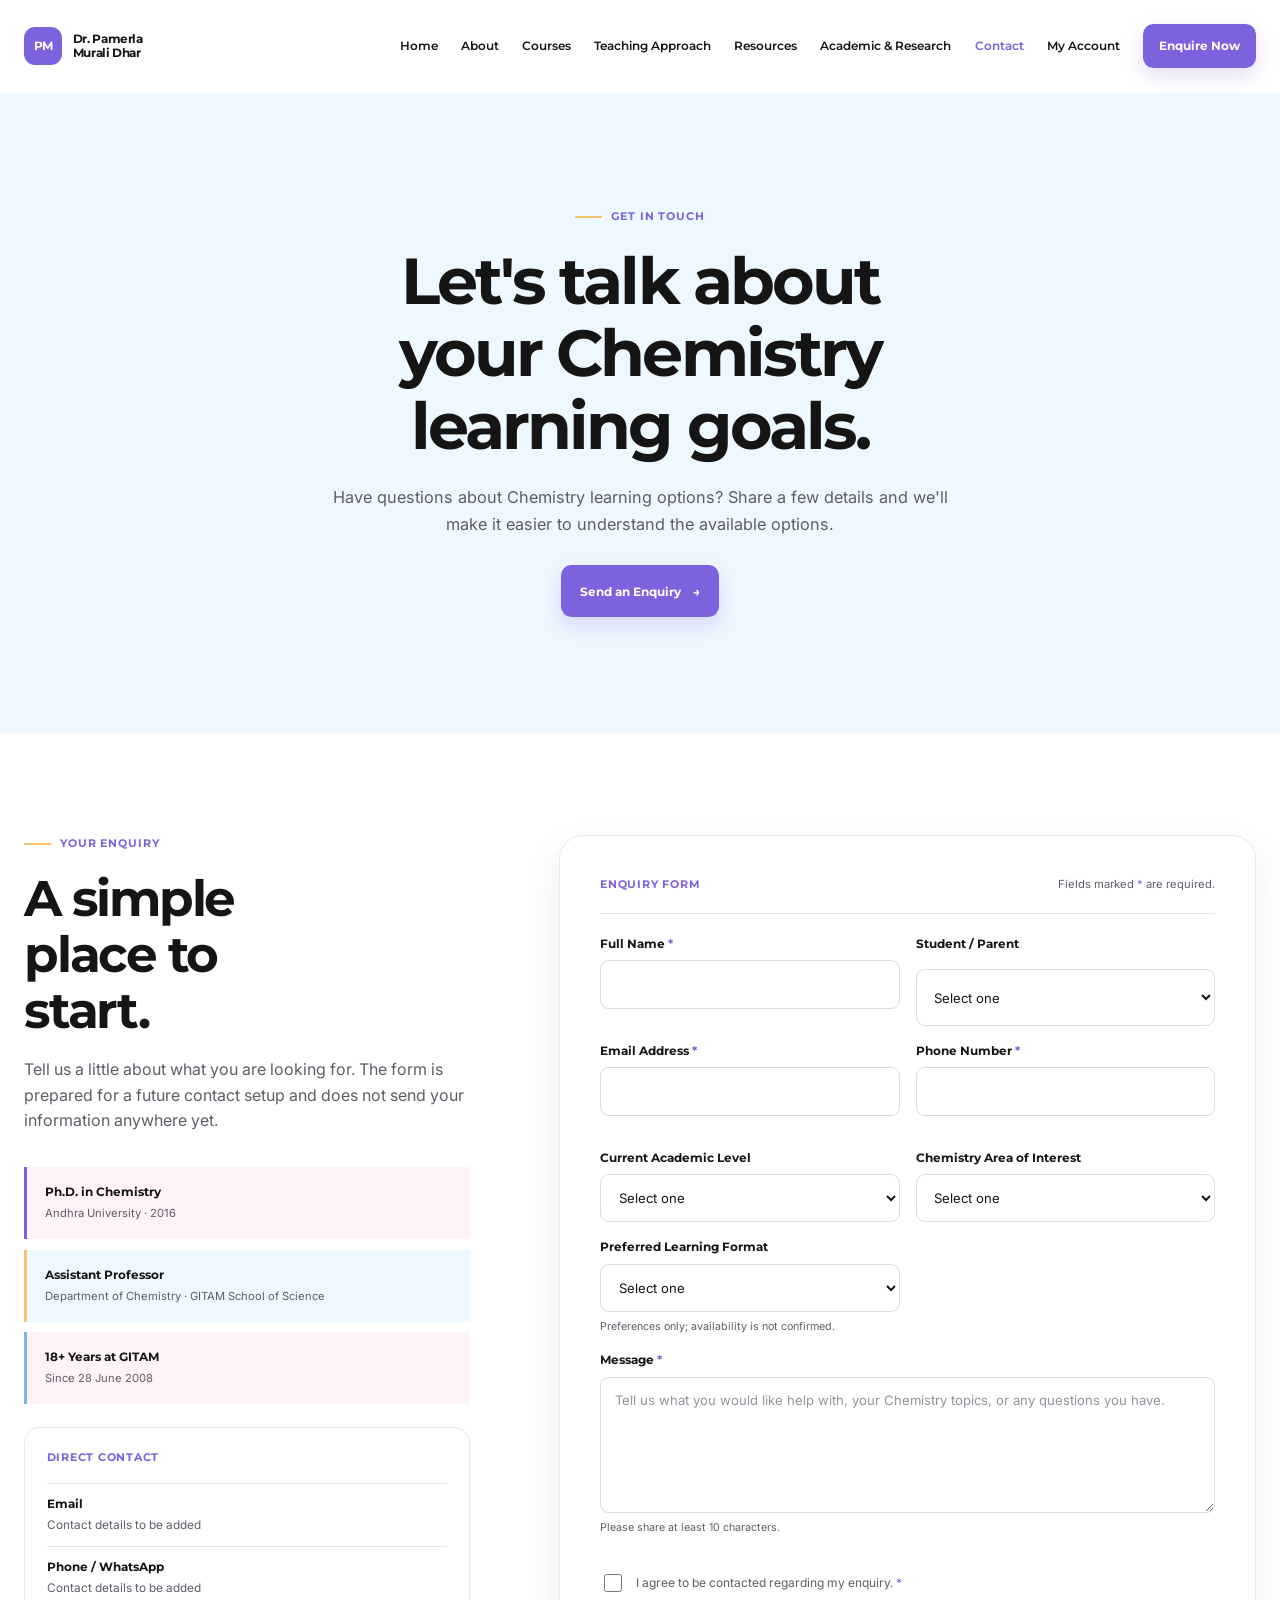
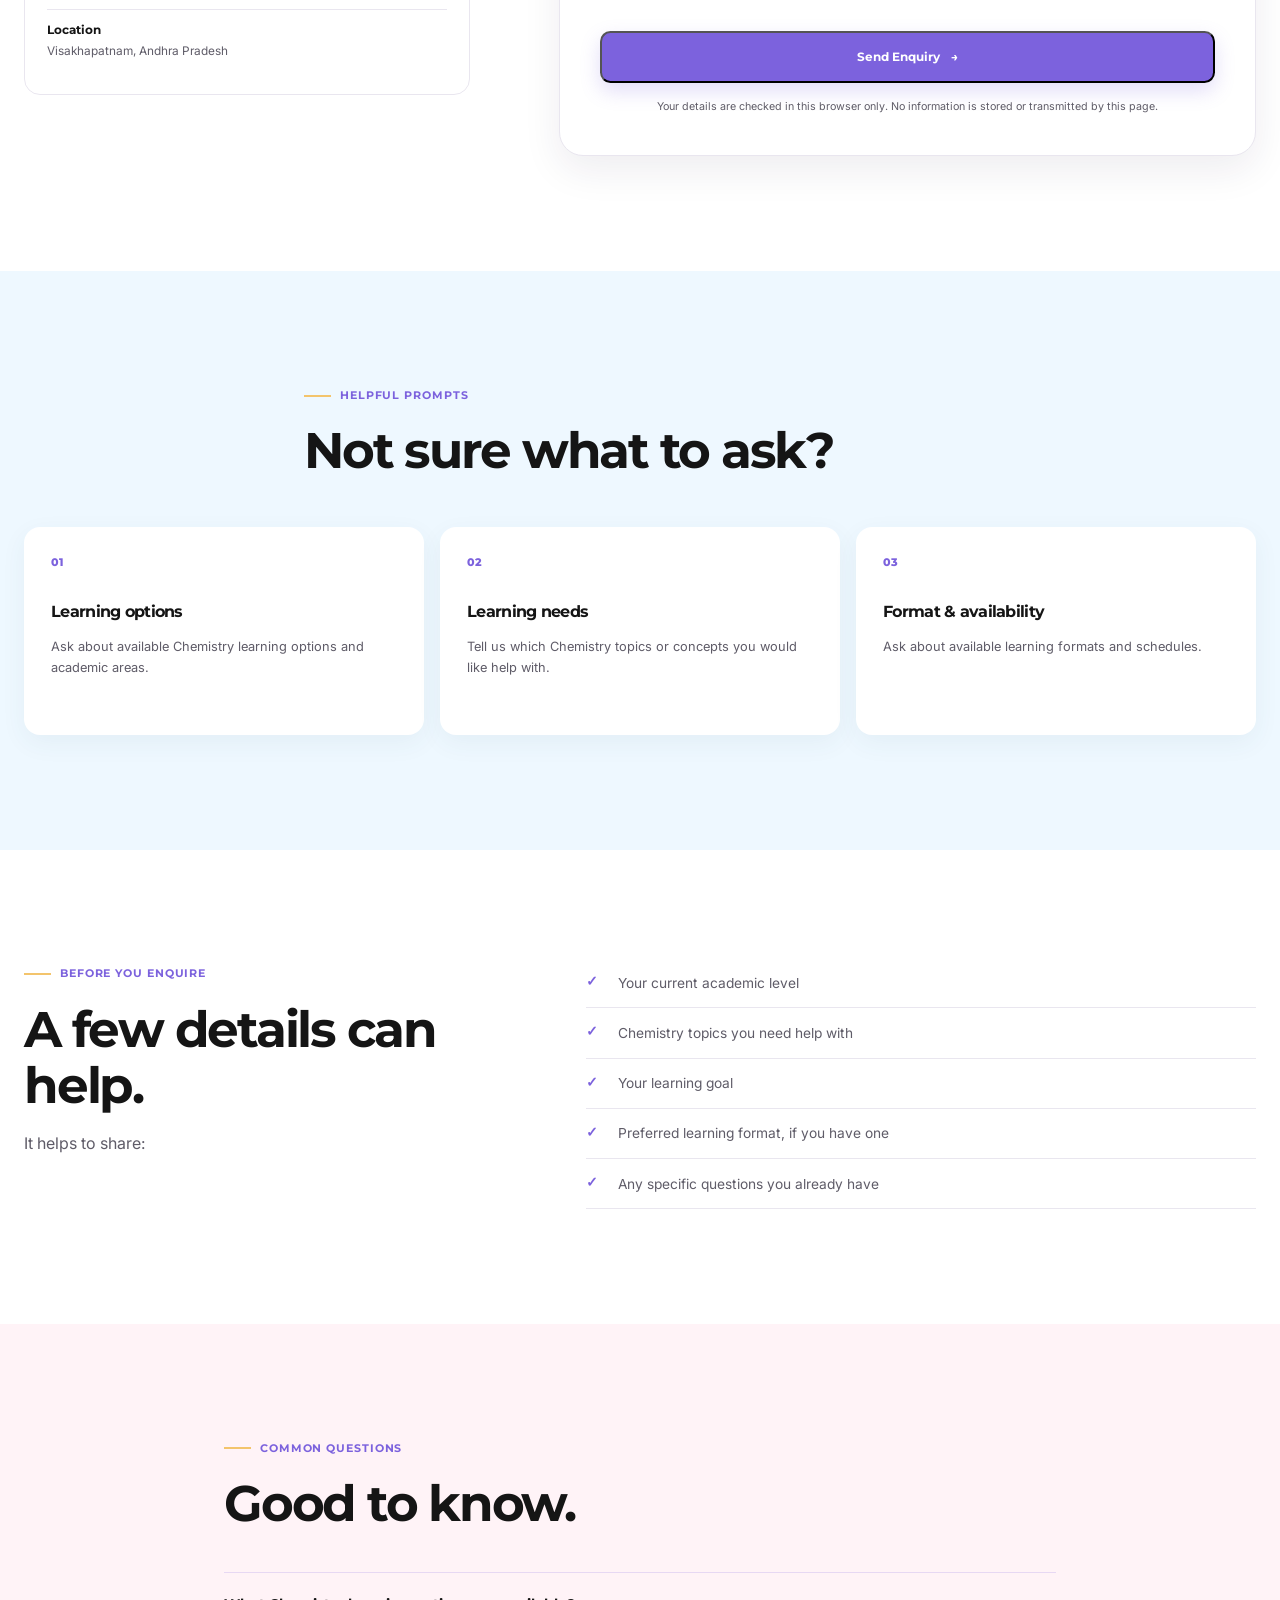
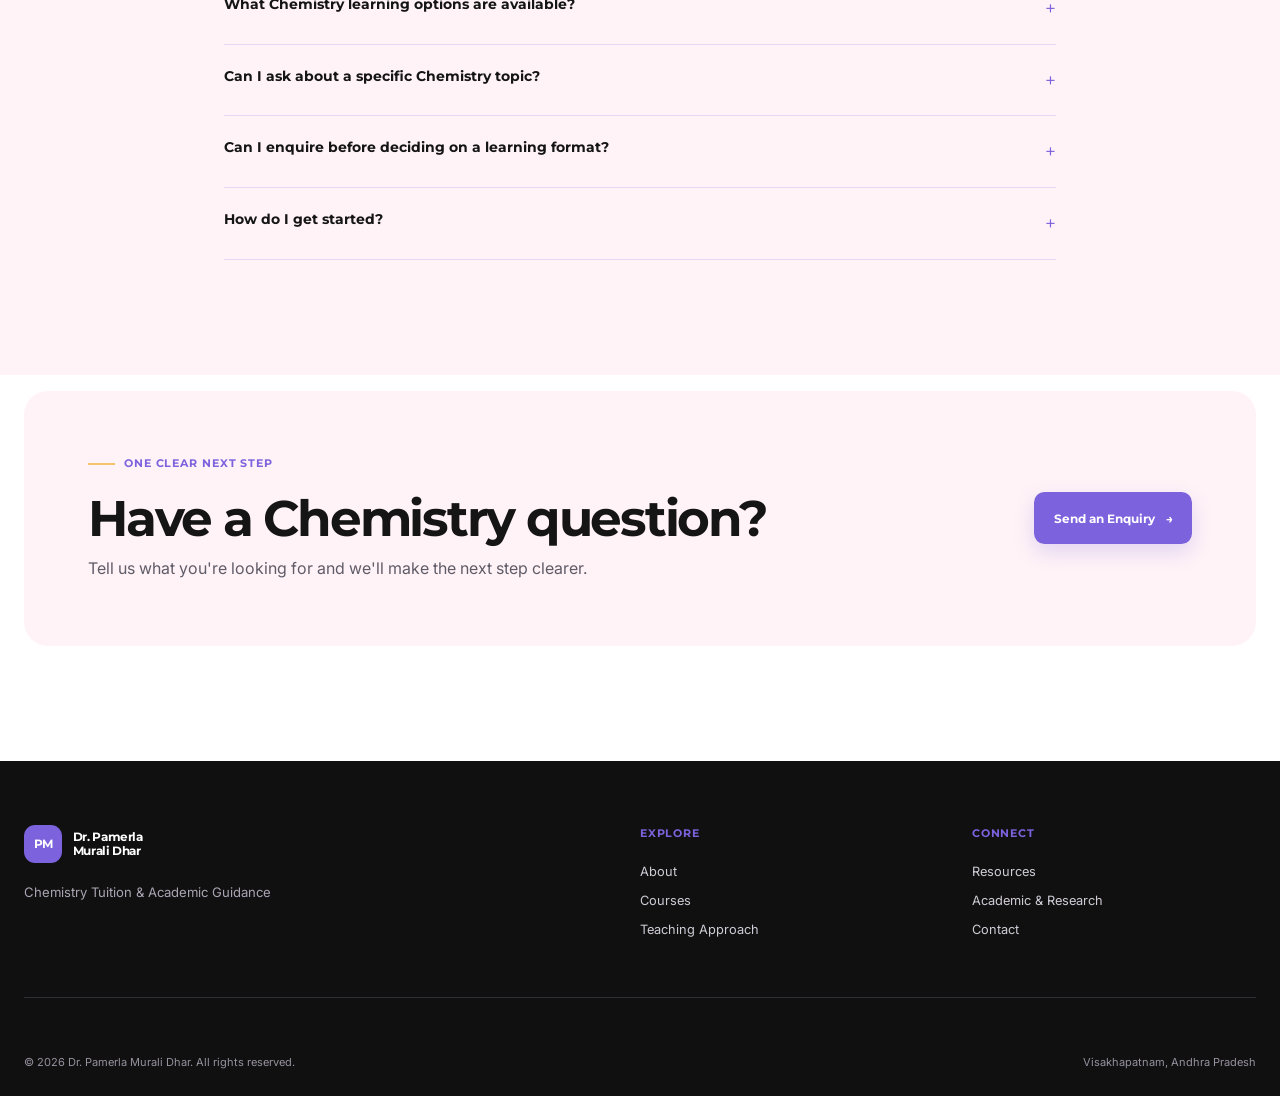
<file: contact.html>
<!doctype html>
<html lang="en">
  <head>
    <meta charset="UTF-8" />
    <meta name="viewport" content="width=device-width, initial-scale=1.0" />
    <meta name="description" content="Get in touch about Chemistry learning and academic guidance with Dr. Pamerla Murali Dhar." />
    <meta property="og:title" content="Contact | Chemistry Tuition with Dr. Pamerla Murali Dhar" />
    <meta property="og:description" content="Share your Chemistry learning goals and ask about available learning options." />
    <meta property="og:type" content="website" />
    <meta property="og:locale" content="en_IN" />
    <meta name="theme-color" content="#7C62DD" />
    <title>Contact | Chemistry Tuition with Dr. Pamerla Murali Dhar</title>
    <link rel="preconnect" href="https://fonts.googleapis.com" />
    <link rel="preconnect" href="https://fonts.gstatic.com" crossorigin />
    <link href="https://fonts.googleapis.com/css2?family=Inter:wght@400;500;600;700&amp;family=Lily+Script+One&amp;family=Montserrat:wght@500;600;700;800&amp;display=swap" rel="stylesheet" />
    <link rel="stylesheet" href="styles.css" />
    <link rel="icon" href="favicon.svg" type="image/svg+xml" />
  </head>
  <body class="contact-page">
    <a class="skip-link" href="#main-content">Skip to main content</a>
    <header class="site-header" data-header>
      <div class="container header-content">
        <a class="brand" href="index.html" aria-label="Dr. Pamerla Murali Dhar Chemistry Tuition home"><span class="brand-mark" aria-hidden="true">PM</span><span class="brand-name">Dr. Pamerla<br />Murali Dhar</span></a>
        <button class="menu-toggle" type="button" aria-expanded="false" aria-controls="site-navigation" data-menu-toggle><span class="sr-only">Open navigation</span><span></span><span></span><span></span></button>
        <nav class="site-nav" id="site-navigation" aria-label="Primary navigation" data-navigation>
          <a href="index.html">Home</a><a href="about.html">About</a><a href="courses.html">Courses</a><a href="teaching.html">Teaching Approach</a><a href="resources.html">Resources</a><a href="research.html">Academic &amp; Research</a><a class="is-current" href="contact.html" aria-current="page">Contact</a><a href="login.html">My Account</a><a class="button button--small button--primary nav-cta" href="#enquiry-form">Enquire Now</a>
        </nav>
      </div>
    </header>

    <main id="main-content">
      <section class="contact-hero section"><div class="container contact-hero-content"><p class="eyebrow"><span></span> Get in touch</p><h1>Let's talk about your Chemistry learning goals.</h1><p>Have questions about Chemistry learning options? Share a few details and we'll make it easier to understand the available options.</p><a class="button button--primary" href="#enquiry-form">Send an Enquiry <span aria-hidden="true">→</span></a></div></section>

      <section class="section enquiry-form-section" id="enquiry-form"><div class="container enquiry-layout"><div class="enquiry-sidebar"><p class="eyebrow"><span></span> Your enquiry</p><h2>A simple place to start.</h2><p class="section-intro">Tell us a little about what you are looking for. The form is prepared for a future contact setup and does not send your information anywhere yet.</p><div class="credibility-mini"><article><span>Ph.D. in Chemistry</span><small>Andhra University · 2016</small></article><article><span>Assistant Professor</span><small>Department of Chemistry · GITAM School of Science</small></article><article><span>18+ Years at GITAM</span><small>Since 28 June 2008</small></article></div><div class="contact-placeholder-panel"><p class="panel-label">Direct contact</p><p><strong>Email</strong><span>Contact details to be added</span></p><p><strong>Phone / WhatsApp</strong><span>Contact details to be added</span></p><p><strong>Location</strong><span>Visakhapatnam, Andhra Pradesh</span></p></div></div>

          <div class="form-card"><form data-enquiry-form novalidate><div class="form-heading"><p class="panel-label">Enquiry form</p><p>Fields marked <span aria-hidden="true">*</span> are required.</p></div><div class="form-grid"><div class="form-field"><label for="full-name">Full Name <span aria-hidden="true">*</span></label><input id="full-name" name="fullName" type="text" autocomplete="name" required aria-describedby="full-name-error" /><small class="field-error" id="full-name-error" aria-live="polite"></small></div><div class="form-field"><label for="enquirer-type">Student / Parent</label><select id="enquirer-type" name="enquirerType"><option value="">Select one</option><option>Student</option><option>Parent / Guardian</option><option>Other</option></select></div><div class="form-field"><label for="email">Email Address <span aria-hidden="true">*</span></label><input id="email" name="email" type="email" autocomplete="email" required aria-describedby="email-error" /><small class="field-error" id="email-error" aria-live="polite"></small></div><div class="form-field"><label for="phone">Phone Number <span aria-hidden="true">*</span></label><input id="phone" name="phone" type="tel" inputmode="tel" autocomplete="tel" required aria-describedby="phone-error" /><small class="field-error" id="phone-error" aria-live="polite"></small></div><div class="form-field"><label for="academic-level">Current Academic Level</label><select id="academic-level" name="academicLevel"><option value="">Select one</option><option>School</option><option>Intermediate / Higher Secondary</option><option>Undergraduate</option><option>Postgraduate</option><option>Other</option></select></div><div class="form-field"><label for="chemistry-area">Chemistry Area of Interest</label><select id="chemistry-area" name="chemistryArea"><option value="">Select one</option><option>Organic Chemistry</option><option>Organic Synthesis</option><option>Organic Spectroscopy</option><option>Heterocyclic Chemistry</option><option>Multicomponent Reactions</option><option>Catalysis &amp; Green Chemistry</option><option>General Chemistry</option><option>Other / Not sure</option></select></div><div class="form-field"><label for="learning-format">Preferred Learning Format</label><select id="learning-format" name="learningFormat"><option value="">Select one</option><option>Not decided yet</option><option>One-to-one</option><option>Small group</option><option>Online</option><option>Offline</option><option>Other</option></select><small class="field-hint">Preferences only; availability is not confirmed.</small></div><div class="form-field form-field--full"><label for="message">Message <span aria-hidden="true">*</span></label><textarea id="message" name="message" rows="5" minlength="10" maxlength="1200" required aria-describedby="message-hint message-error" placeholder="Tell us what you would like help with, your Chemistry topics, or any questions you have."></textarea><small class="field-hint" id="message-hint">Please share at least 10 characters.</small><small class="field-error" id="message-error" aria-live="polite"></small></div></div><label class="consent-field" for="consent"><input id="consent" name="consent" type="checkbox" required aria-describedby="consent-error" /><span>I agree to be contacted regarding my enquiry. <span aria-hidden="true">*</span></span></label><small class="field-error" id="consent-error" aria-live="polite"></small><button class="button button--primary form-submit" type="submit">Send Enquiry <span aria-hidden="true">→</span></button><p class="form-disclaimer">Your details are checked in this browser only. No information is stored or transmitted by this page.</p></form><div class="form-success" data-form-success role="status" aria-live="polite" hidden><span class="success-mark" aria-hidden="true">✓</span><h2>Thank you for your enquiry.</h2><p>Your information is ready for the next step. Contact details and enquiry processing will be connected once the tuition contact setup is finalized.</p><button class="button button--secondary" type="button" data-form-reset>Send another enquiry</button></div></div>
        </div></section>

      <section class="section section--blue ask-section"><div class="container section-heading"><p class="eyebrow"><span></span> Helpful prompts</p><h2>Not sure what to ask?</h2></div><div class="container ask-grid"><article><span>01</span><h3>Learning options</h3><p>Ask about available Chemistry learning options and academic areas.</p></article><article><span>02</span><h3>Learning needs</h3><p>Tell us which Chemistry topics or concepts you would like help with.</p></article><article><span>03</span><h3>Format &amp; availability</h3><p>Ask about available learning formats and schedules.</p></article></div></section>

      <section class="section before-enquire"><div class="container before-enquire-grid"><div><p class="eyebrow"><span></span> Before you enquire</p><h2>A few details can help.</h2><p class="section-intro">It helps to share:</p></div><ul class="checklist"><li>Your current academic level</li><li>Chemistry topics you need help with</li><li>Your learning goal</li><li>Preferred learning format, if you have one</li><li>Any specific questions you already have</li></ul></div></section>

      <section class="section section--pink faq-section"><div class="container section-heading"><p class="eyebrow"><span></span> Common questions</p><h2>Good to know.</h2></div><div class="container faq-list"><details><summary>What Chemistry learning options are available?</summary><p>Available learning options will be shared as the tuition programme is finalized.</p></details><details><summary>Can I ask about a specific Chemistry topic?</summary><p>Yes. Use the enquiry form to mention the Chemistry topic or concept you would like to discuss.</p></details><details><summary>Can I enquire before deciding on a learning format?</summary><p>Yes. You can submit an enquiry even if you are not sure which learning format is right for you.</p></details><details><summary>How do I get started?</summary><p>Submit the enquiry form with a few details about your Chemistry learning needs.</p></details></div></section>

      <section class="section contact-final"><div class="container contact-final-card"><div><p class="eyebrow"><span></span> One clear next step</p><h2>Have a Chemistry question?</h2><p>Tell us what you're looking for and we'll make the next step clearer.</p></div><a class="button button--primary" href="#enquiry-form">Send an Enquiry <span aria-hidden="true">→</span></a></div></section>
    </main>

    <footer class="site-footer"><div class="container footer-grid"><div><a class="brand brand--footer" href="index.html"><span class="brand-mark" aria-hidden="true">PM</span><span class="brand-name">Dr. Pamerla<br />Murali Dhar</span></a><p>Chemistry Tuition &amp; Academic Guidance</p></div><div><p class="footer-label">Explore</p><a href="about.html">About</a><a href="courses.html">Courses</a><a href="teaching.html">Teaching Approach</a></div><div><p class="footer-label">Connect</p><a href="resources.html">Resources</a><a href="research.html">Academic &amp; Research</a><a href="contact.html">Contact</a></div></div><div class="container footer-bottom"><p>© <span data-year></span> Dr. Pamerla Murali Dhar. All rights reserved.</p><p>Visakhapatnam, Andhra Pradesh</p></div></footer>
    <script src="script.js"></script>
  </body>
</html>
</file>
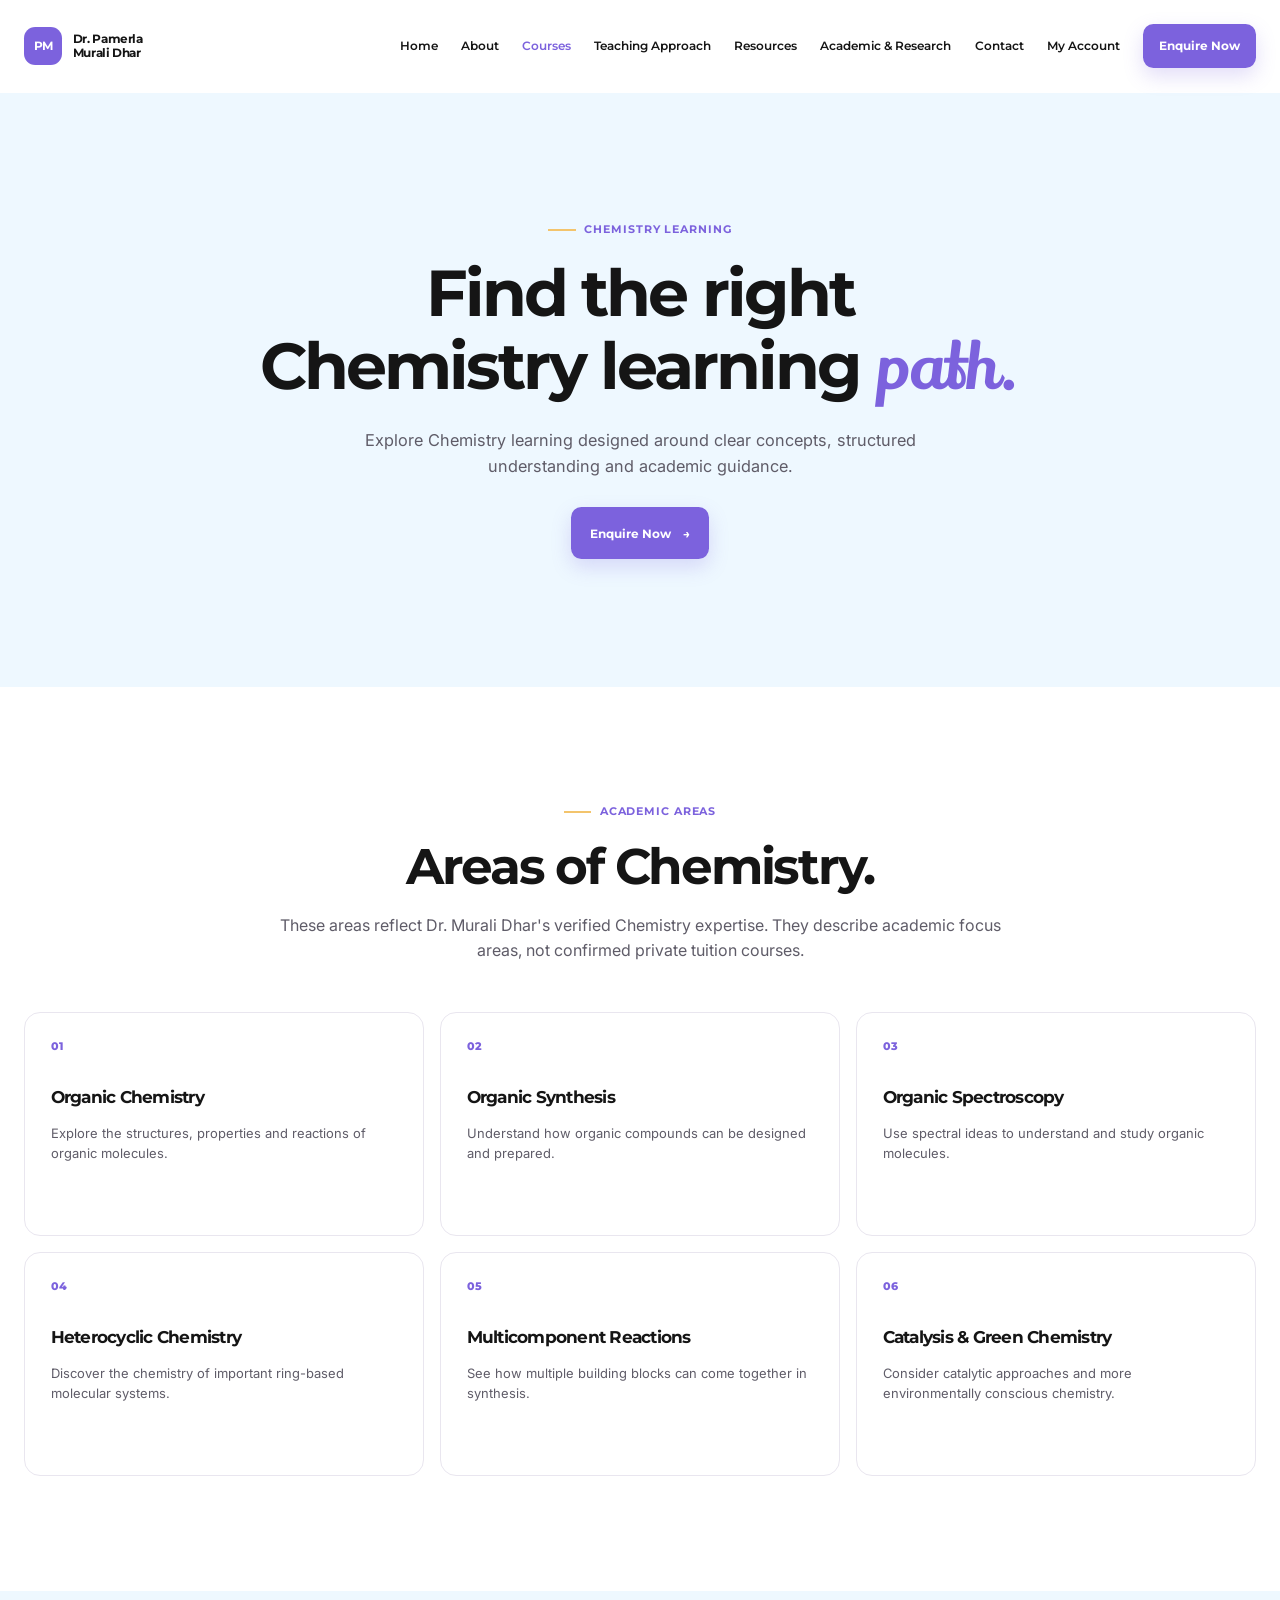
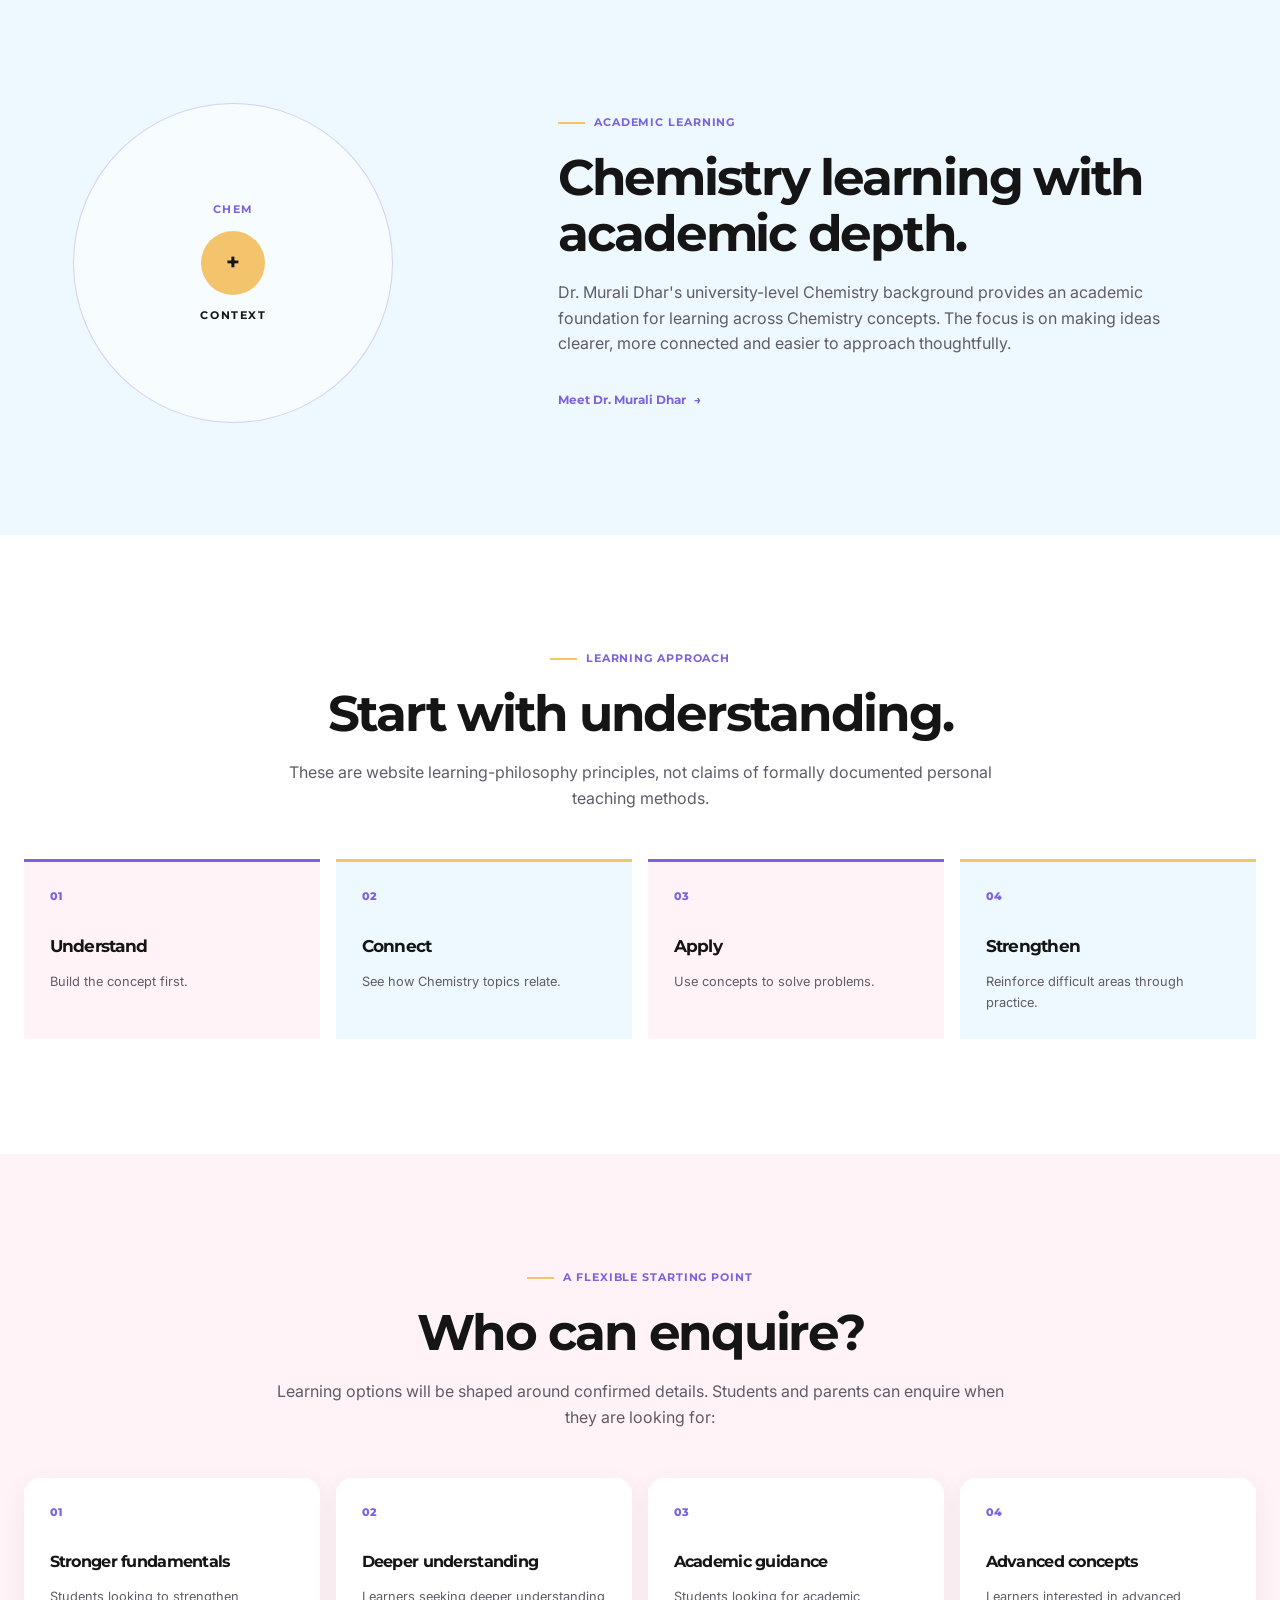
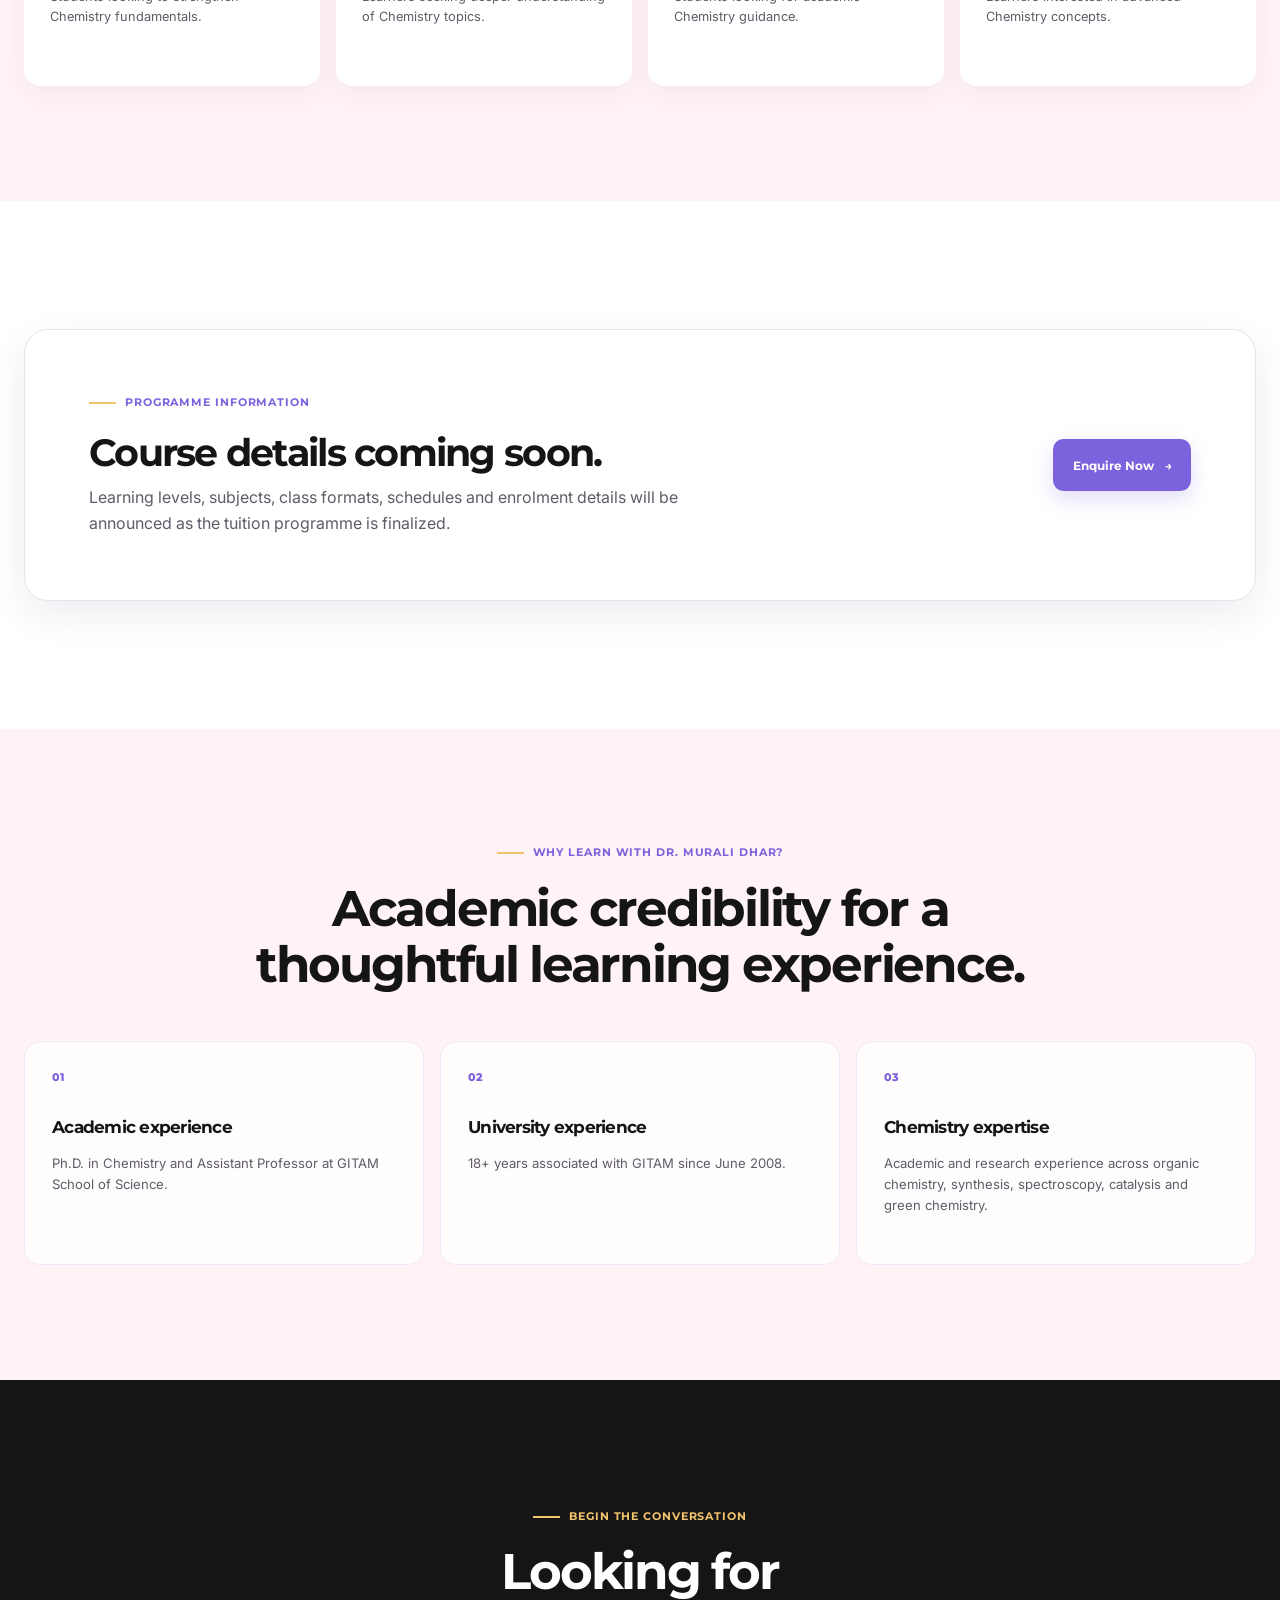
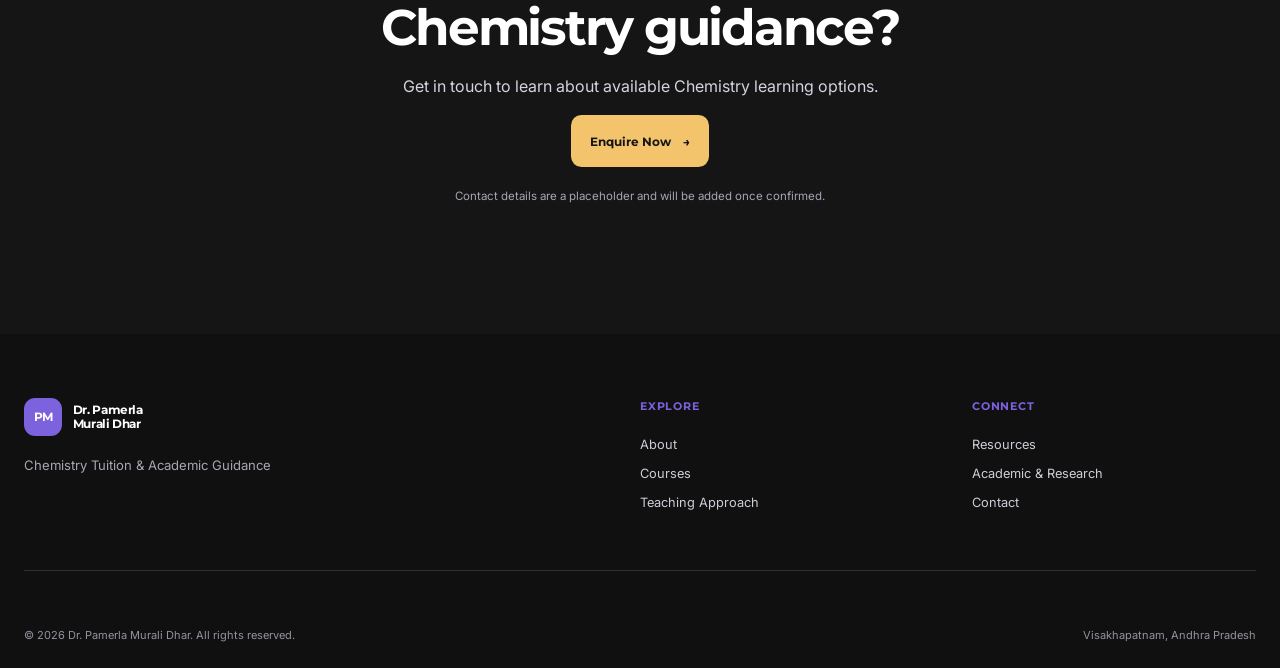
<file: courses.html>
<!doctype html>
<html lang="en">
  <head>
    <meta charset="UTF-8" />
    <meta name="viewport" content="width=device-width, initial-scale=1.0" />
    <meta name="description" content="Explore Chemistry learning options and academic guidance from Dr. Pamerla Murali Dhar, Ph.D. in Chemistry and Assistant Professor at GITAM." />
    <meta property="og:title" content="Chemistry Tuition &amp; Learning Options | Dr. Pamerla Murali Dhar" />
    <meta property="og:description" content="Explore Chemistry learning designed around clear concepts, structured understanding and academic guidance." />
    <meta property="og:type" content="website" />
    <meta property="og:locale" content="en_IN" />
    <meta name="theme-color" content="#7C62DD" />
    <title>Chemistry Tuition &amp; Learning Options | Dr. Pamerla Murali Dhar</title>
    <link rel="preconnect" href="https://fonts.googleapis.com" />
    <link rel="preconnect" href="https://fonts.gstatic.com" crossorigin />
    <link href="https://fonts.googleapis.com/css2?family=Inter:wght@400;500;600;700&amp;family=Lily+Script+One&amp;family=Montserrat:wght@500;600;700;800&amp;display=swap" rel="stylesheet" />
    <link rel="stylesheet" href="styles.css" />
    <link rel="icon" href="favicon.svg" type="image/svg+xml" />
  </head>
  <body class="courses-page">
    <a class="skip-link" href="#main-content">Skip to main content</a>
    <header class="site-header" data-header>
      <div class="container header-content">
        <a class="brand" href="index.html" aria-label="Dr. Pamerla Murali Dhar Chemistry Tuition home"><span class="brand-mark" aria-hidden="true">PM</span><span class="brand-name">Dr. Pamerla<br />Murali Dhar</span></a>
        <button class="menu-toggle" type="button" aria-expanded="false" aria-controls="site-navigation" data-menu-toggle><span class="sr-only">Open navigation</span><span></span><span></span><span></span></button>
        <nav class="site-nav" id="site-navigation" aria-label="Primary navigation" data-navigation>
          <a href="index.html">Home</a><a href="about.html">About</a><a class="is-current" href="courses.html" aria-current="page">Courses</a><a href="teaching.html">Teaching Approach</a><a href="resources.html">Resources</a><a href="research.html">Academic &amp; Research</a><a href="contact.html">Contact</a><a href="login.html">My Account</a><a class="button button--small button--primary nav-cta" href="contact.html">Enquire Now</a>
        </nav>
      </div>
    </header>

    <main id="main-content">
      <section class="courses-hero section"><div class="container courses-hero-content"><p class="eyebrow"><span></span> Chemistry learning</p><h1>Find the right<br />Chemistry learning <em>path.</em></h1><p>Explore Chemistry learning designed around clear concepts, structured understanding and academic guidance.</p><a class="button button--primary" href="contact.html">Enquire Now <span aria-hidden="true">→</span></a></div></section>

      <section class="section learning-areas"><div class="container section-heading section-heading--center"><p class="eyebrow eyebrow--center"><span></span> Academic areas</p><h2>Areas of Chemistry.</h2><p>These areas reflect Dr. Murali Dhar's verified Chemistry expertise. They describe academic focus areas, not confirmed private tuition courses.</p></div><div class="container learning-area-grid">
        <article><span>01</span><h3>Organic Chemistry</h3><p>Explore the structures, properties and reactions of organic molecules.</p></article><article><span>02</span><h3>Organic Synthesis</h3><p>Understand how organic compounds can be designed and prepared.</p></article><article><span>03</span><h3>Organic Spectroscopy</h3><p>Use spectral ideas to understand and study organic molecules.</p></article><article><span>04</span><h3>Heterocyclic Chemistry</h3><p>Discover the chemistry of important ring-based molecular systems.</p></article><article><span>05</span><h3>Multicomponent Reactions</h3><p>See how multiple building blocks can come together in synthesis.</p></article><article><span>06</span><h3>Catalysis &amp; Green Chemistry</h3><p>Consider catalytic approaches and more environmentally conscious chemistry.</p></article>
      </div></section>

      <section class="section section--blue academic-learning"><div class="container academic-learning-grid"><div class="learning-orbit" aria-hidden="true"><span>CHEM</span><strong>+</strong><span>CONTEXT</span></div><div><p class="eyebrow"><span></span> Academic learning</p><h2>Chemistry learning with academic depth.</h2><p class="section-intro">Dr. Murali Dhar's university-level Chemistry background provides an academic foundation for learning across Chemistry concepts. The focus is on making ideas clearer, more connected and easier to approach thoughtfully.</p><a class="text-link" href="about.html">Meet Dr. Murali Dhar <span aria-hidden="true">→</span></a></div></div></section>

      <section class="section learning-approach"><div class="container section-heading section-heading--center"><p class="eyebrow eyebrow--center"><span></span> Learning approach</p><h2>Start with understanding.</h2><p>These are website learning-philosophy principles, not claims of formally documented personal teaching methods.</p></div><div class="container learning-steps"><article><span>01</span><h3>Understand</h3><p>Build the concept first.</p></article><article><span>02</span><h3>Connect</h3><p>See how Chemistry topics relate.</p></article><article><span>03</span><h3>Apply</h3><p>Use concepts to solve problems.</p></article><article><span>04</span><h3>Strengthen</h3><p>Reinforce difficult areas through practice.</p></article></div></section>

      <section class="section section--pink who-enquire"><div class="container section-heading section-heading--center"><p class="eyebrow eyebrow--center"><span></span> A flexible starting point</p><h2>Who can enquire?</h2><p>Learning options will be shaped around confirmed details. Students and parents can enquire when they are looking for:</p></div><div class="container enquire-grid"><article><span>01</span><h3>Stronger fundamentals</h3><p>Students looking to strengthen Chemistry fundamentals.</p></article><article><span>02</span><h3>Deeper understanding</h3><p>Learners seeking deeper understanding of Chemistry topics.</p></article><article><span>03</span><h3>Academic guidance</h3><p>Students looking for academic Chemistry guidance.</p></article><article><span>04</span><h3>Advanced concepts</h3><p>Learners interested in advanced Chemistry concepts.</p></article></div></section>

      <section class="section course-status"><div class="container course-status-card"><div><p class="eyebrow"><span></span> Programme information</p><h2>Course details coming soon.</h2><p>Learning levels, subjects, class formats, schedules and enrolment details will be announced as the tuition programme is finalized.</p></div><a class="button button--primary" href="contact.html">Enquire Now <span aria-hidden="true">→</span></a></div></section>

      <section class="section why-learn"><div class="container section-heading section-heading--center"><p class="eyebrow eyebrow--center"><span></span> Why learn with Dr. Murali Dhar?</p><h2>Academic credibility for a thoughtful learning experience.</h2></div><div class="container why-learn-grid"><article><span>01</span><h3>Academic experience</h3><p>Ph.D. in Chemistry and Assistant Professor at GITAM School of Science.</p></article><article><span>02</span><h3>University experience</h3><p>18+ years associated with GITAM since June 2008.</p></article><article><span>03</span><h3>Chemistry expertise</h3><p>Academic and research experience across organic chemistry, synthesis, spectroscopy, catalysis and green chemistry.</p></article></div></section>

      <section class="section enquiry" id="enquiry"><div class="container enquiry-content"><p class="eyebrow eyebrow--light"><span></span> Begin the conversation</p><h2>Looking for<br />Chemistry guidance?</h2><p>Get in touch to learn about available Chemistry learning options.</p><a class="button button--gold" href="contact.html">Enquire Now <span aria-hidden="true">→</span></a><p class="form-note">Contact details are a placeholder and will be added once confirmed.</p></div></section>
    </main>

    <footer class="site-footer"><div class="container footer-grid"><div><a class="brand brand--footer" href="index.html"><span class="brand-mark" aria-hidden="true">PM</span><span class="brand-name">Dr. Pamerla<br />Murali Dhar</span></a><p>Chemistry Tuition &amp; Academic Guidance</p></div><div><p class="footer-label">Explore</p><a href="about.html">About</a><a href="courses.html">Courses</a><a href="teaching.html">Teaching Approach</a></div><div><p class="footer-label">Connect</p><a href="resources.html">Resources</a><a href="research.html">Academic &amp; Research</a><a href="contact.html">Contact</a></div></div><div class="container footer-bottom"><p>© <span data-year></span> Dr. Pamerla Murali Dhar. All rights reserved.</p><p>Visakhapatnam, Andhra Pradesh</p></div></footer>
    <script src="script.js"></script>
  </body>
</html>
</file>
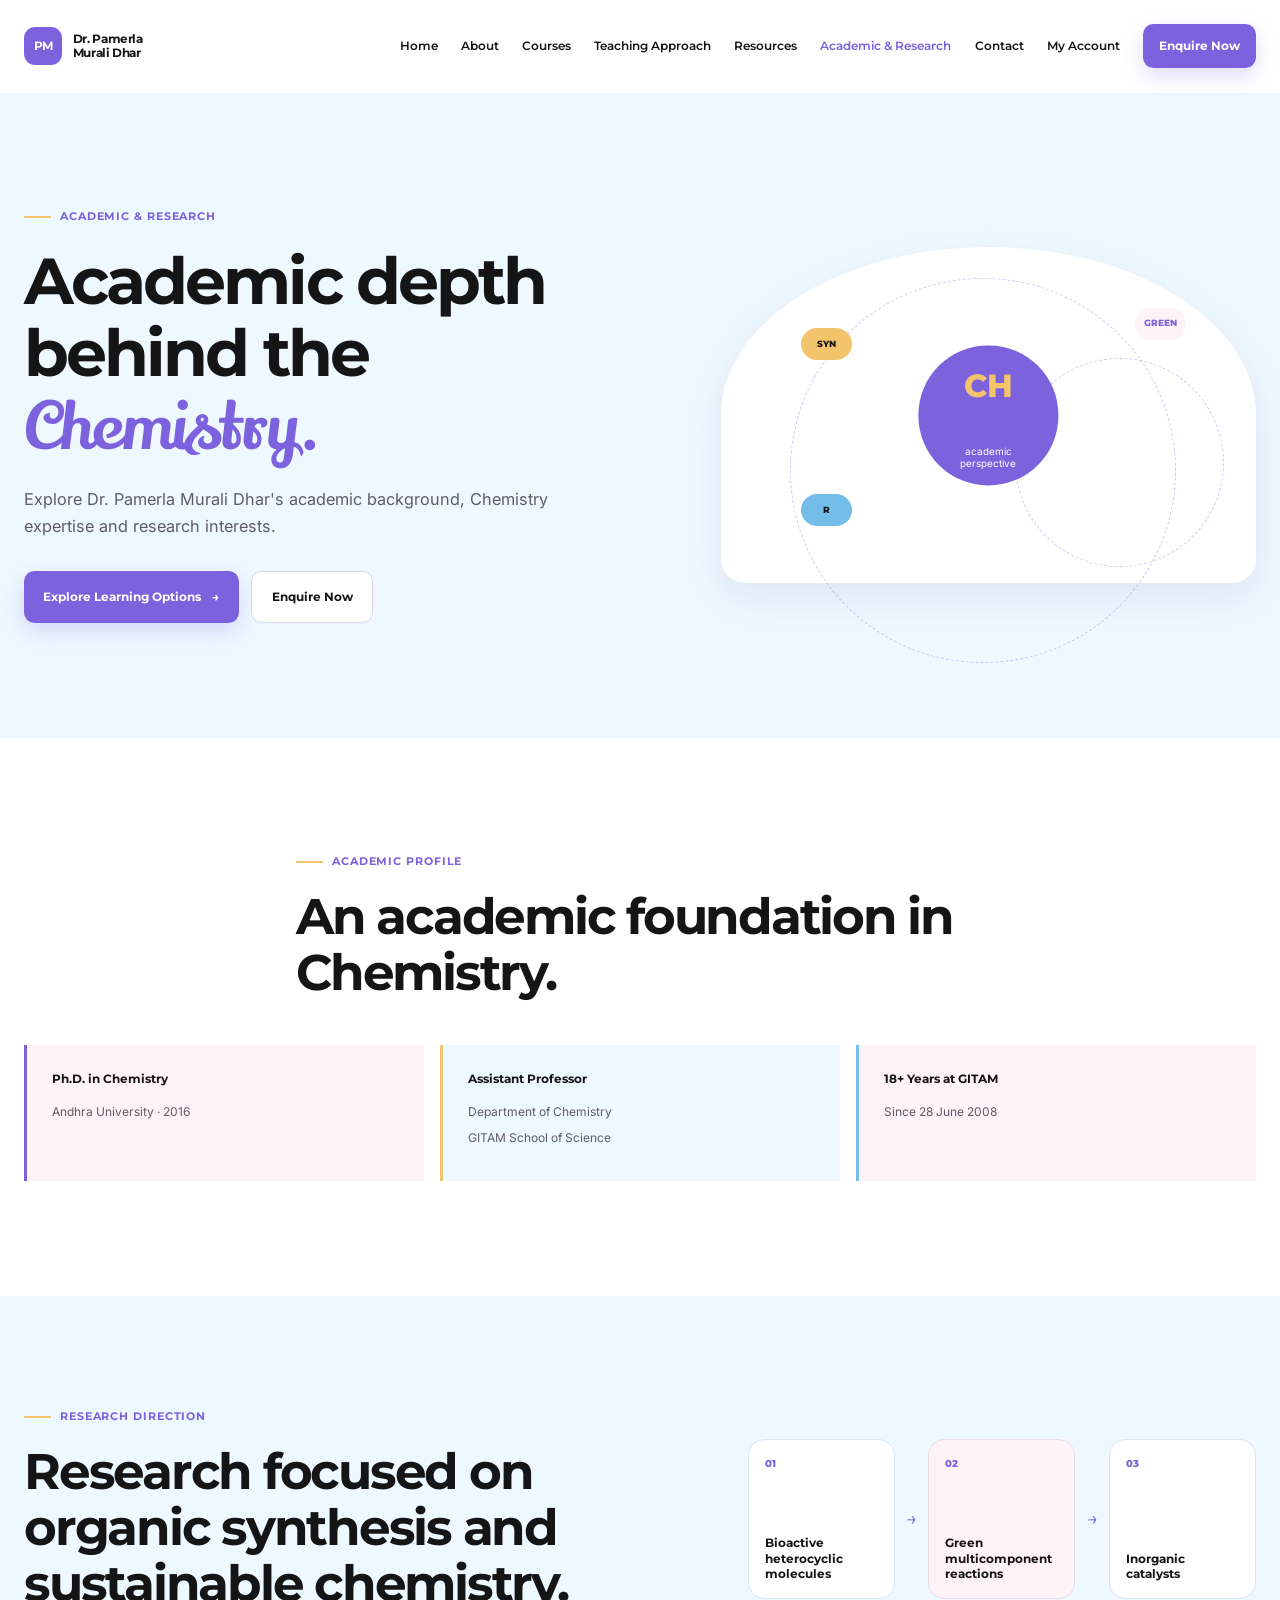
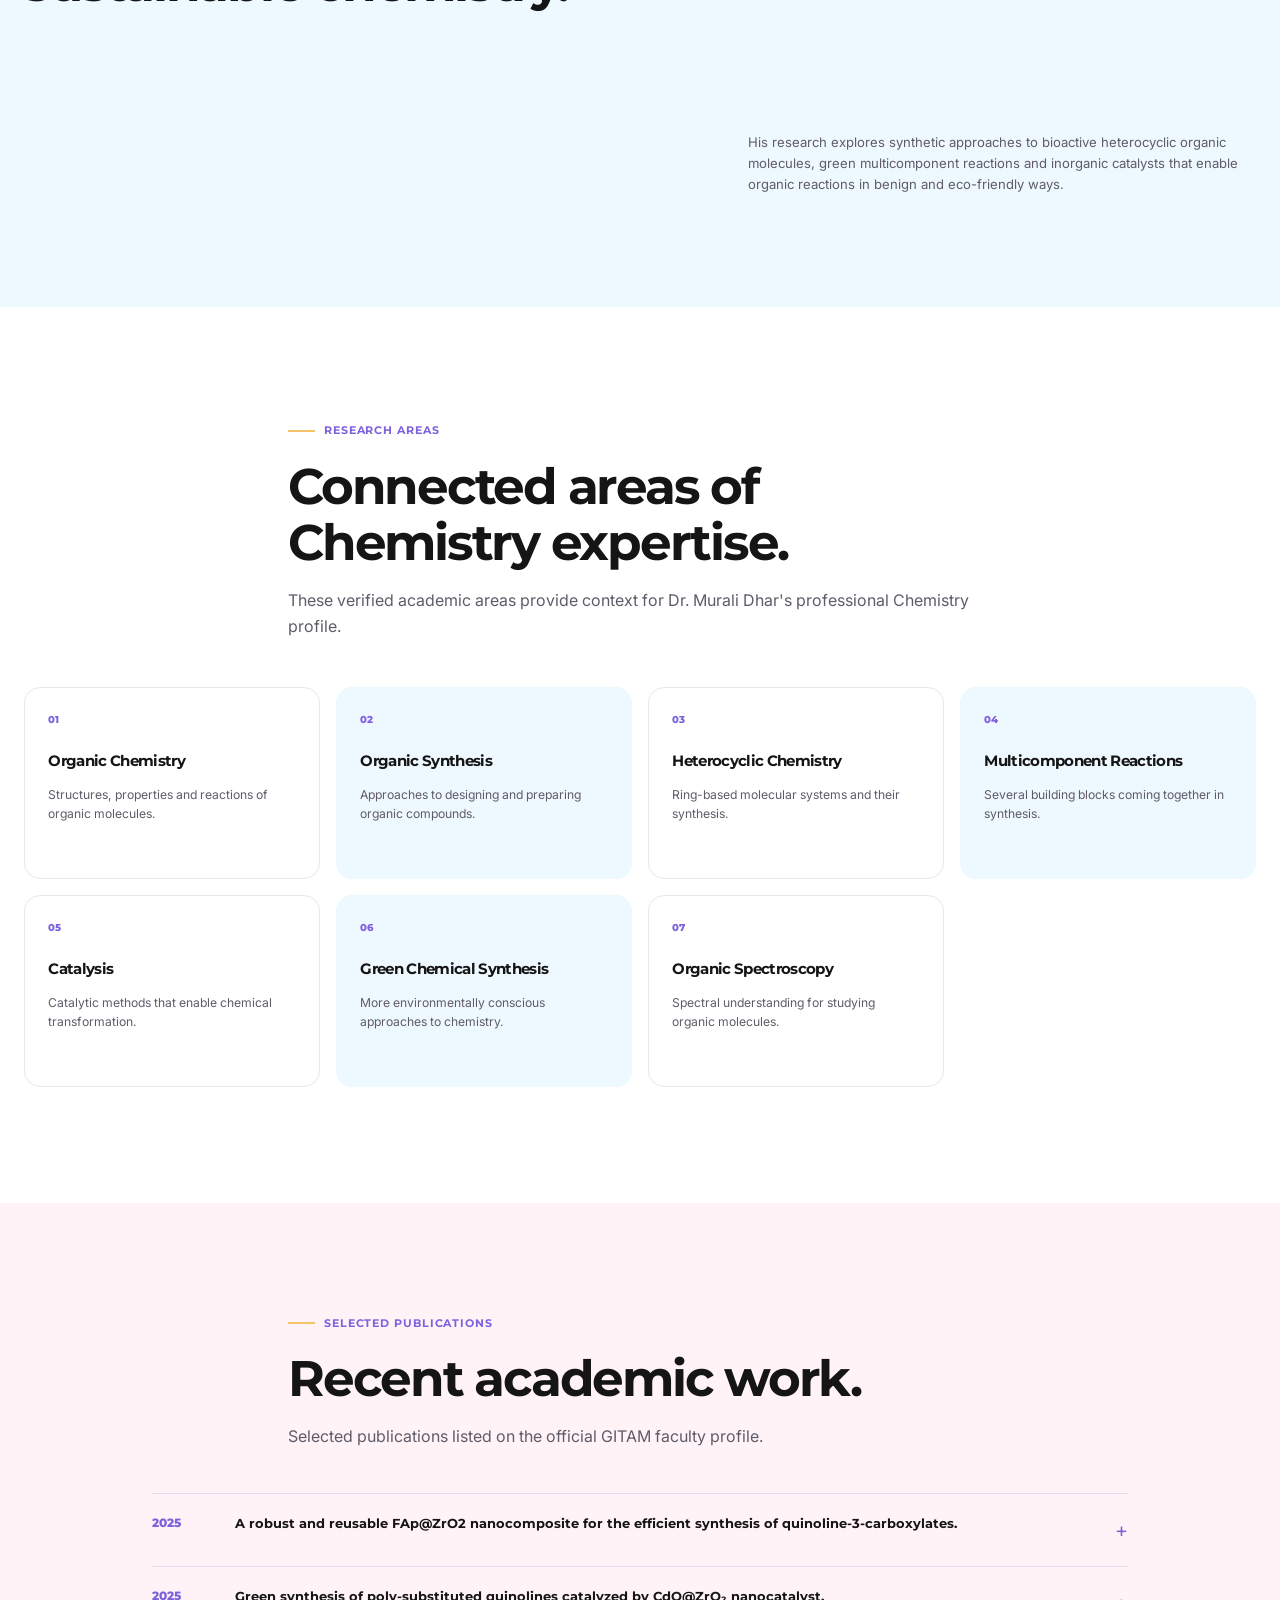
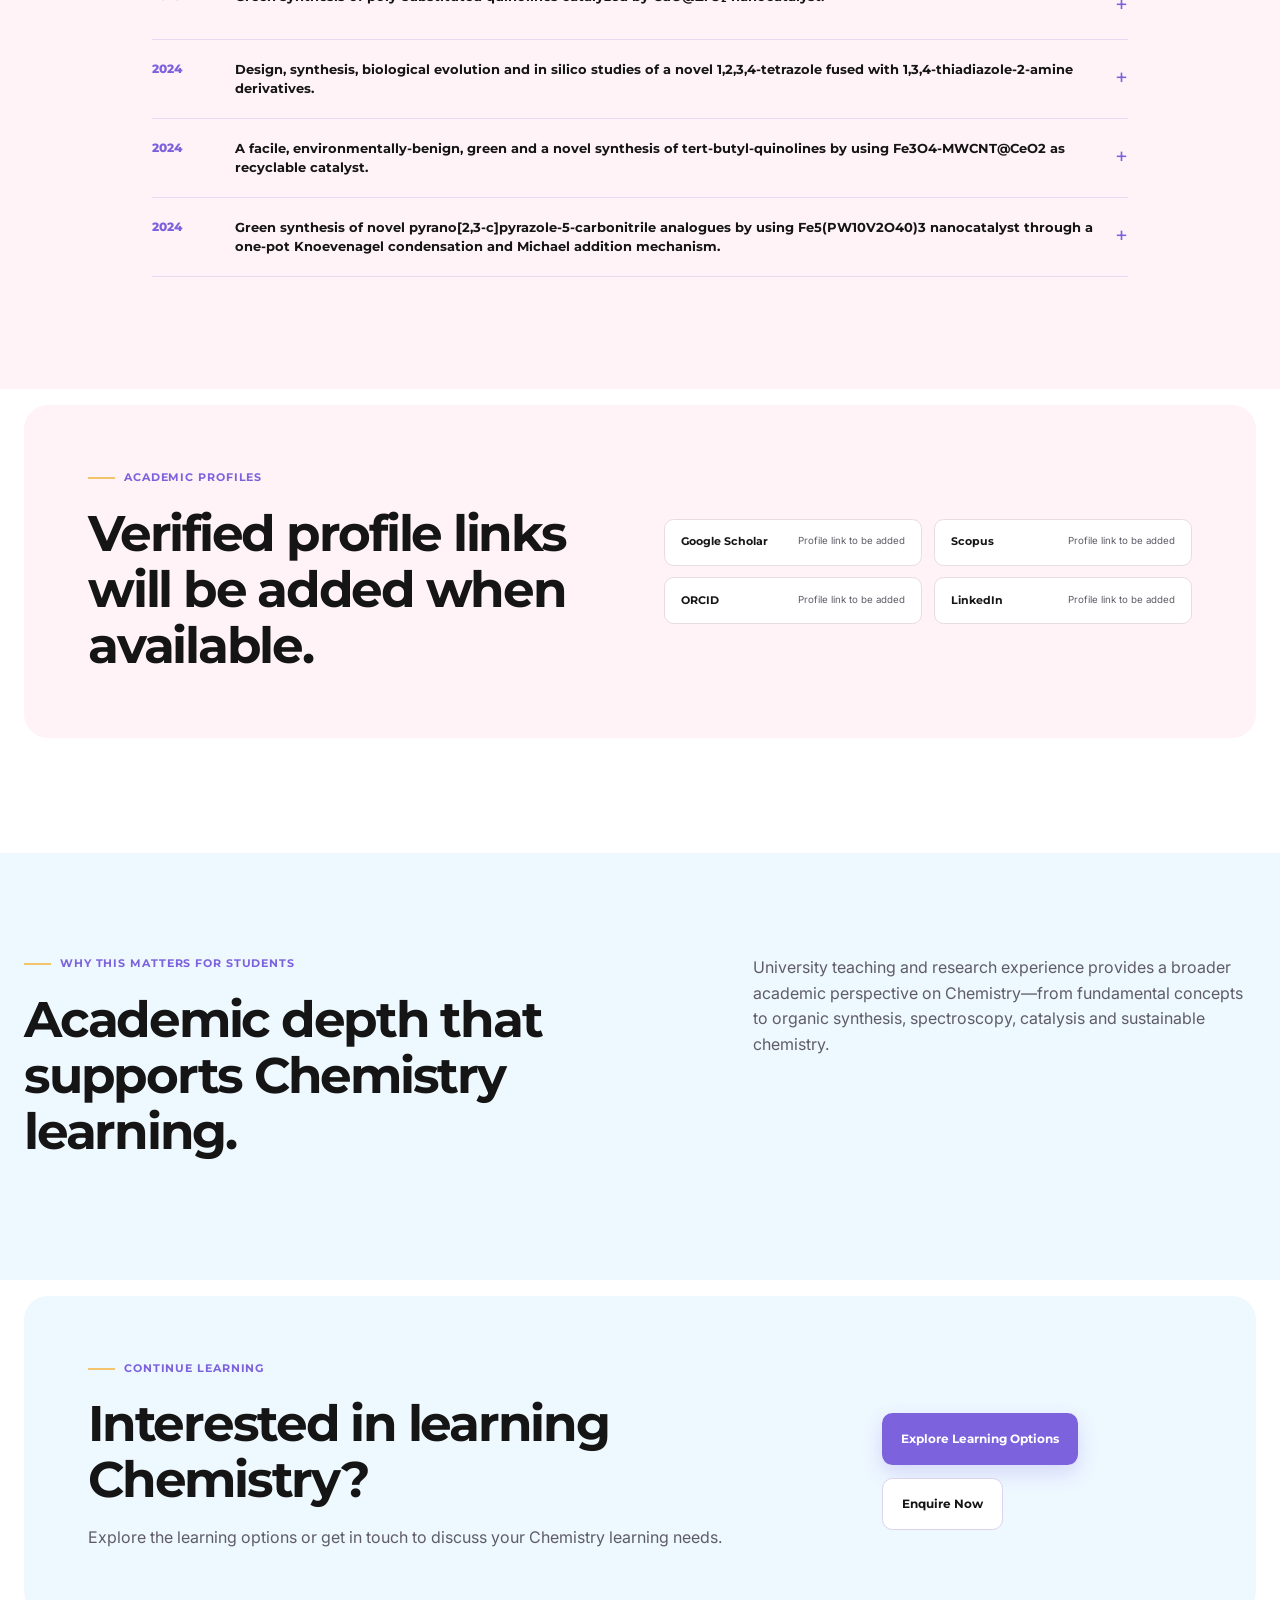
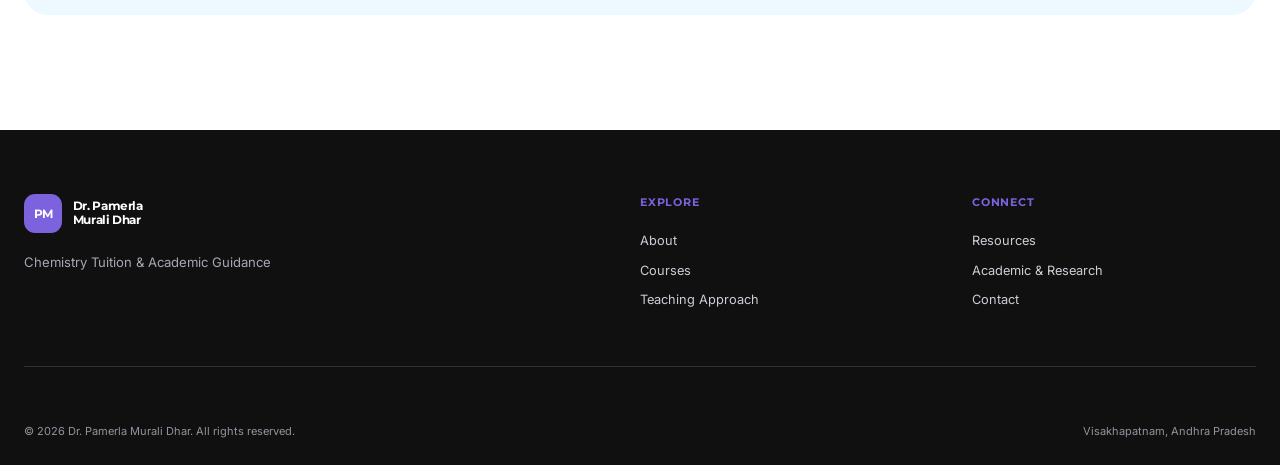
<file: research.html>
<!doctype html>
<html lang="en">
  <head>
    <meta charset="UTF-8" />
    <meta name="viewport" content="width=device-width, initial-scale=1.0" />
    <meta name="description" content="Explore the academic background, Chemistry expertise and research interests of Dr. Pamerla Murali Dhar, Assistant Professor at GITAM School of Science." />
    <meta property="og:title" content="Academic &amp; Research | Dr. Pamerla Murali Dhar" />
    <meta property="og:description" content="A concise academic and research profile supporting Chemistry education." />
    <meta property="og:type" content="profile" />
    <meta property="og:locale" content="en_IN" />
    <meta name="theme-color" content="#7C62DD" />
    <title>Academic &amp; Research | Dr. Pamerla Murali Dhar</title>
    <link rel="preconnect" href="https://fonts.googleapis.com" />
    <link rel="preconnect" href="https://fonts.gstatic.com" crossorigin />
    <link href="https://fonts.googleapis.com/css2?family=Inter:wght@400;500;600;700&amp;family=Lily+Script+One&amp;family=Montserrat:wght@500;600;700;800&amp;display=swap" rel="stylesheet" />
    <link rel="stylesheet" href="styles.css" />
    <link rel="icon" href="favicon.svg" type="image/svg+xml" />
  </head>
  <body class="research-page">
    <a class="skip-link" href="#main-content">Skip to main content</a>
    <header class="site-header" data-header>
      <div class="container header-content">
        <a class="brand" href="index.html" aria-label="Dr. Pamerla Murali Dhar Chemistry Tuition home"><span class="brand-mark" aria-hidden="true">PM</span><span class="brand-name">Dr. Pamerla<br />Murali Dhar</span></a>
        <button class="menu-toggle" type="button" aria-expanded="false" aria-controls="site-navigation" data-menu-toggle><span class="sr-only">Open navigation</span><span></span><span></span><span></span></button>
        <nav class="site-nav" id="site-navigation" aria-label="Primary navigation" data-navigation>
          <a href="index.html">Home</a><a href="about.html">About</a><a href="courses.html">Courses</a><a href="teaching.html">Teaching Approach</a><a href="resources.html">Resources</a><a class="is-current" href="research.html" aria-current="page">Academic &amp; Research</a><a href="contact.html">Contact</a><a href="login.html">My Account</a><a class="button button--small button--primary nav-cta" href="contact.html">Enquire Now</a>
        </nav>
      </div>
    </header>

    <main id="main-content">
      <section class="research-hero section">
        <div class="container research-hero-grid"><div><p class="eyebrow"><span></span> Academic &amp; research</p><h1>Academic depth behind the <em>Chemistry.</em></h1><p>Explore Dr. Pamerla Murali Dhar's academic background, Chemistry expertise and research interests.</p><div class="button-group"><a class="button button--primary" href="courses.html">Explore Learning Options <span aria-hidden="true">→</span></a><a class="button button--secondary" href="contact.html">Enquire Now</a></div></div><div class="research-hero-visual" aria-hidden="true"><div class="research-orbit research-orbit--one"></div><div class="research-orbit research-orbit--two"></div><div class="research-core"><span>CH</span><small>academic<br />perspective</small></div><div class="research-node research-node--one">SYN</div><div class="research-node research-node--two">GREEN</div><div class="research-node research-node--three">R</div></div></div>
      </section>

      <section class="section academic-profile-overview"><div class="container section-heading"><p class="eyebrow"><span></span> Academic profile</p><h2>An academic foundation in Chemistry.</h2></div><div class="container academic-profile-grid"><article><span>Ph.D. in Chemistry</span><small>Andhra University · 2016</small></article><article><span>Assistant Professor</span><small>Department of Chemistry<br />GITAM School of Science</small></article><article><span>18+ Years at GITAM</span><small>Since 28 June 2008</small></article></div></section>

      <section class="section section--blue research-direction">
        <div class="container research-direction-grid"><div><p class="eyebrow"><span></span> Research direction</p><h2>Research focused on organic synthesis and sustainable chemistry.</h2></div><div class="direction-composition"><div class="direction-step"><span>01</span><strong>Bioactive<br />heterocyclic<br />molecules</strong></div><div class="direction-arrow" aria-hidden="true">→</div><div class="direction-step"><span>02</span><strong>Green<br />multicomponent<br />reactions</strong></div><div class="direction-arrow" aria-hidden="true">→</div><div class="direction-step"><span>03</span><strong>Inorganic<br />catalysts</strong></div></div><p class="direction-note">His research explores synthetic approaches to bioactive heterocyclic organic molecules, green multicomponent reactions and inorganic catalysts that enable organic reactions in benign and eco-friendly ways.</p></div>
      </section>

      <section class="section research-areas">
        <div class="container section-heading"><p class="eyebrow"><span></span> Research areas</p><h2>Connected areas of Chemistry expertise.</h2><p>These verified academic areas provide context for Dr. Murali Dhar's professional Chemistry profile.</p></div><div class="container research-area-grid"><article><span>01</span><h3>Organic Chemistry</h3><p>Structures, properties and reactions of organic molecules.</p></article><article><span>02</span><h3>Organic Synthesis</h3><p>Approaches to designing and preparing organic compounds.</p></article><article><span>03</span><h3>Heterocyclic Chemistry</h3><p>Ring-based molecular systems and their synthesis.</p></article><article><span>04</span><h3>Multicomponent Reactions</h3><p>Several building blocks coming together in synthesis.</p></article><article><span>05</span><h3>Catalysis</h3><p>Catalytic methods that enable chemical transformation.</p></article><article><span>06</span><h3>Green Chemical Synthesis</h3><p>More environmentally conscious approaches to chemistry.</p></article><article><span>07</span><h3>Organic Spectroscopy</h3><p>Spectral understanding for studying organic molecules.</p></article></div>
      </section>

      <section class="section section--pink publications">
        <div class="container section-heading"><p class="eyebrow"><span></span> Selected publications</p><h2>Recent academic work.</h2><p>Selected publications listed on the official GITAM faculty profile.</p></div><div class="container publication-list"><details><summary><span class="publication-year">2025</span><span class="publication-title">A robust and reusable FAp@ZrO2 nanocomposite for the efficient synthesis of quinoline-3-carboxylates.</span></summary><div class="publication-meta"><p><strong>Authors</strong> Divakar, B., Muralidhar, P., Ganja, H. and Maddila, S.</p><p><strong>Journal</strong> Journal of Molecular Structure, 144917.</p></div></details><details><summary><span class="publication-year">2025</span><span class="publication-title">Green synthesis of poly-substituted quinolines catalyzed by CdO@ZrO₂ nanocatalyst.</span></summary><div class="publication-meta"><p><strong>Authors</strong> Apparao, B., Muralidhar, P., Maddila, S., Venigalla, L., Thabet, H.K., Alshammari, D.A. and Jonnalagadda, S.B.</p><p><strong>Journal</strong> Research on Chemical Intermediates.</p></div></details><details><summary><span class="publication-year">2024</span><span class="publication-title">Design, synthesis, biological evolution and in silico studies of a novel 1,2,3,4-tetrazole fused with 1,3,4-thiadiazole-2-amine derivatives.</span></summary><div class="publication-meta"><p><strong>Authors</strong> Rajeswari, M., Nagaraju, B., Yasmintaj, S., Muralidhar, P., Rao, C.V., Karunakar, P. and Maddila, S.</p><p><strong>Journal</strong> Journal of Heterocyclic Chemistry, 61(7), 1116–1124.</p></div></details><details><summary><span class="publication-year">2024</span><span class="publication-title">A facile, environmentally-benign, green and a novel synthesis of tert-butyl-quinolines by using Fe3O4-MWCNT@CeO2 as recyclable catalyst.</span></summary><div class="publication-meta"><p><strong>Authors</strong> Rao, A.V., Maddila, S., Anantha, S.S., Muralidhar, P., Rao, P.A., Padhy, H. and Jonnalagadda, S.B.</p><p><strong>Journal</strong> Inorganic Chemistry Communications, 162, 112280.</p></div></details><details><summary><span class="publication-year">2024</span><span class="publication-title">Green synthesis of novel pyrano[2,3-c]pyrazole-5-carbonitrile analogues by using Fe5(PW10V2O40)3 nanocatalyst through a one-pot Knoevenagel condensation and Michael addition mechanism.</span></summary><div class="publication-meta"><p><strong>Authors</strong> Subrahmanyam, C.V., Rao, B.S., Muralidhar, P., Rao, L.V., Gumbi, B. and Maddila, S.</p><p><strong>Journal</strong> Inorganic Chemistry Communications, 159, 111906.</p></div></details></div>
      </section>

      <section class="section profile-links-section" id="profile-links"><div class="container profile-links-panel"><div><p class="eyebrow"><span></span> Academic profiles</p><h2>Verified profile links will be added when available.</h2></div><ul><li><a href="#profile-links" aria-disabled="true">Google Scholar <small>Profile link to be added</small></a></li><li><a href="#profile-links" aria-disabled="true">Scopus <small>Profile link to be added</small></a></li><li><a href="#profile-links" aria-disabled="true">ORCID <small>Profile link to be added</small></a></li><li><a href="#profile-links" aria-disabled="true">LinkedIn <small>Profile link to be added</small></a></li></ul></div></section>

      <section class="section section--blue student-connection"><div class="container student-connection-grid"><div><p class="eyebrow"><span></span> Why this matters for students</p><h2>Academic depth that supports Chemistry learning.</h2></div><div><p>University teaching and research experience provides a broader academic perspective on Chemistry—from fundamental concepts to organic synthesis, spectroscopy, catalysis and sustainable chemistry.</p></div></div></section>

      <section class="section research-cta">
        <div class="container research-cta-card"><div><p class="eyebrow"><span></span> Continue learning</p><h2>Interested in learning Chemistry?</h2><p>Explore the learning options or get in touch to discuss your Chemistry learning needs.</p></div><div class="button-group"><a class="button button--primary" href="courses.html">Explore Learning Options</a><a class="button button--secondary" href="contact.html">Enquire Now</a></div></div>
      </section>
    </main>

    <footer class="site-footer"><div class="container footer-grid"><div><a class="brand brand--footer" href="index.html"><span class="brand-mark" aria-hidden="true">PM</span><span class="brand-name">Dr. Pamerla<br />Murali Dhar</span></a><p>Chemistry Tuition &amp; Academic Guidance</p></div><div><p class="footer-label">Explore</p><a href="about.html">About</a><a href="courses.html">Courses</a><a href="teaching.html">Teaching Approach</a></div><div><p class="footer-label">Connect</p><a href="resources.html">Resources</a><a href="research.html">Academic &amp; Research</a><a href="contact.html">Contact</a></div></div><div class="container footer-bottom"><p>© <span data-year></span> Dr. Pamerla Murali Dhar. All rights reserved.</p><p>Visakhapatnam, Andhra Pradesh</p></div></footer>
    <script src="script.js"></script>
  </body>
</html>
</file>
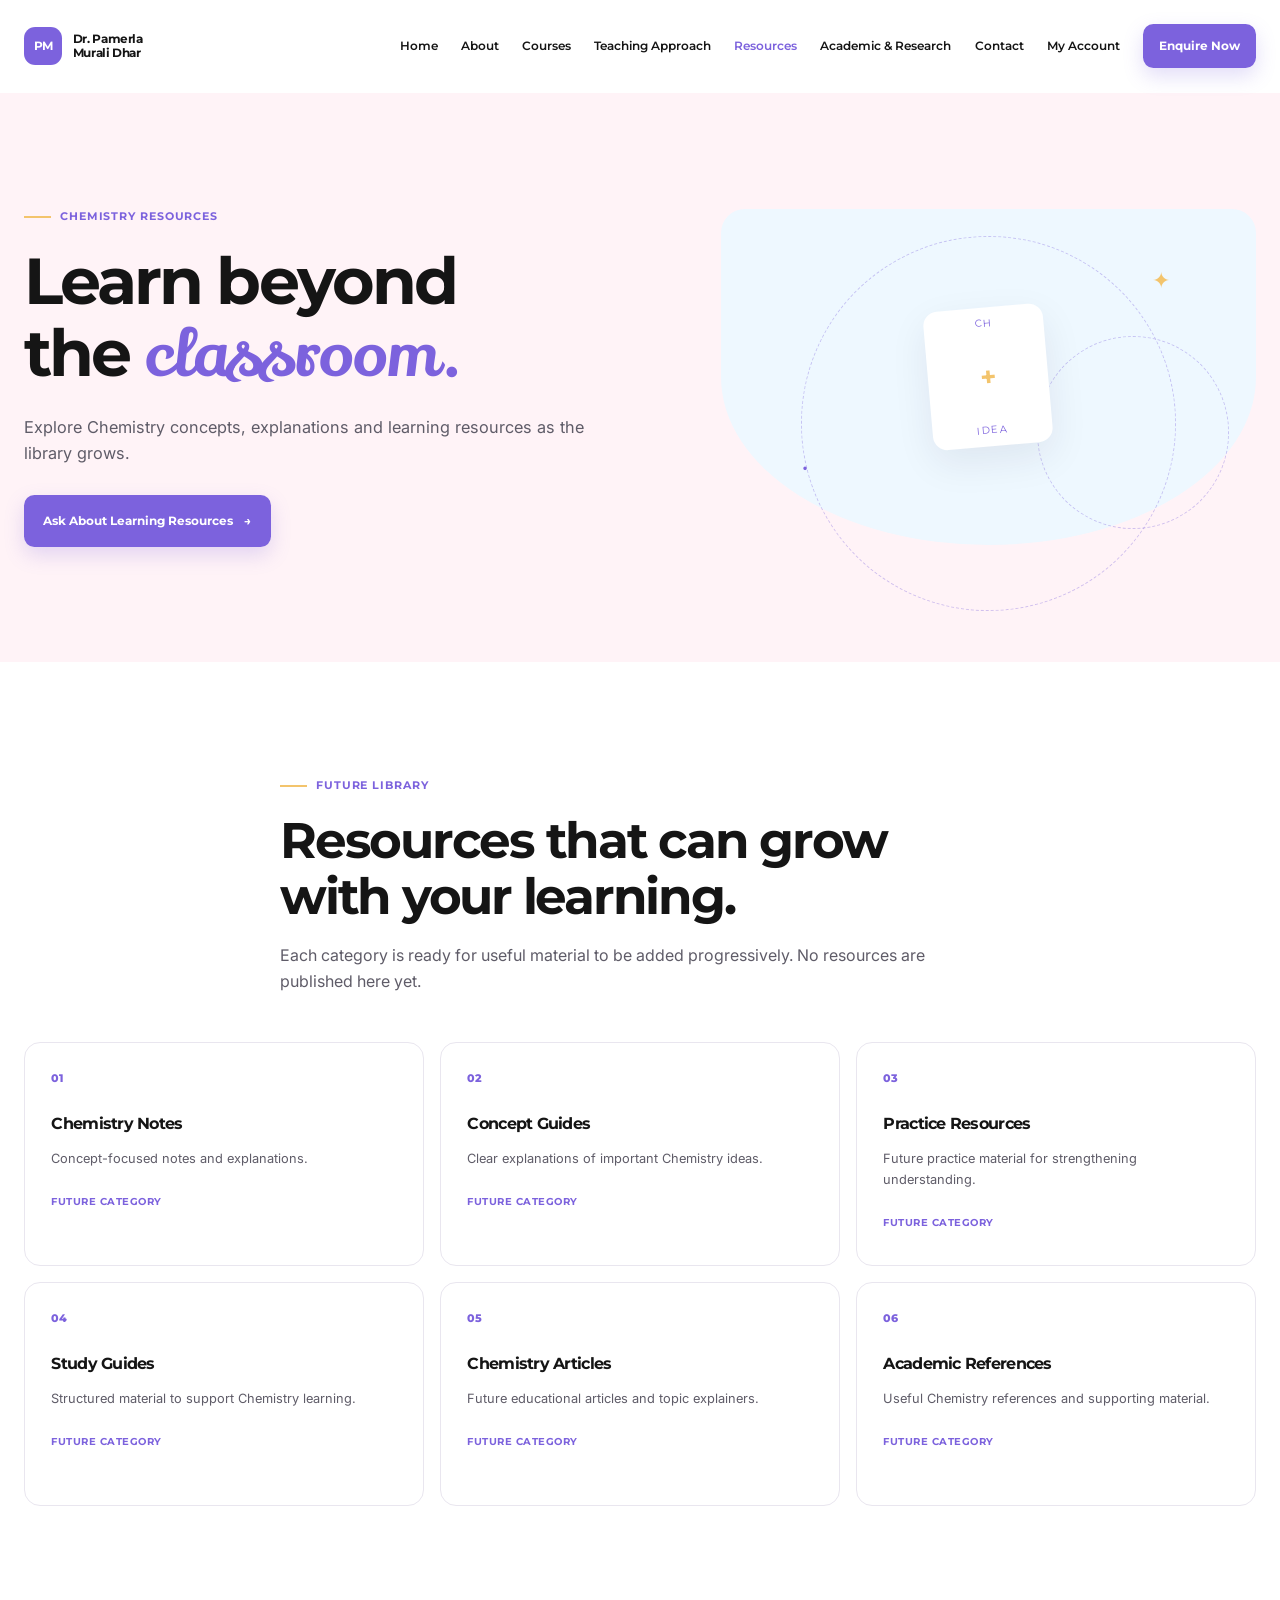
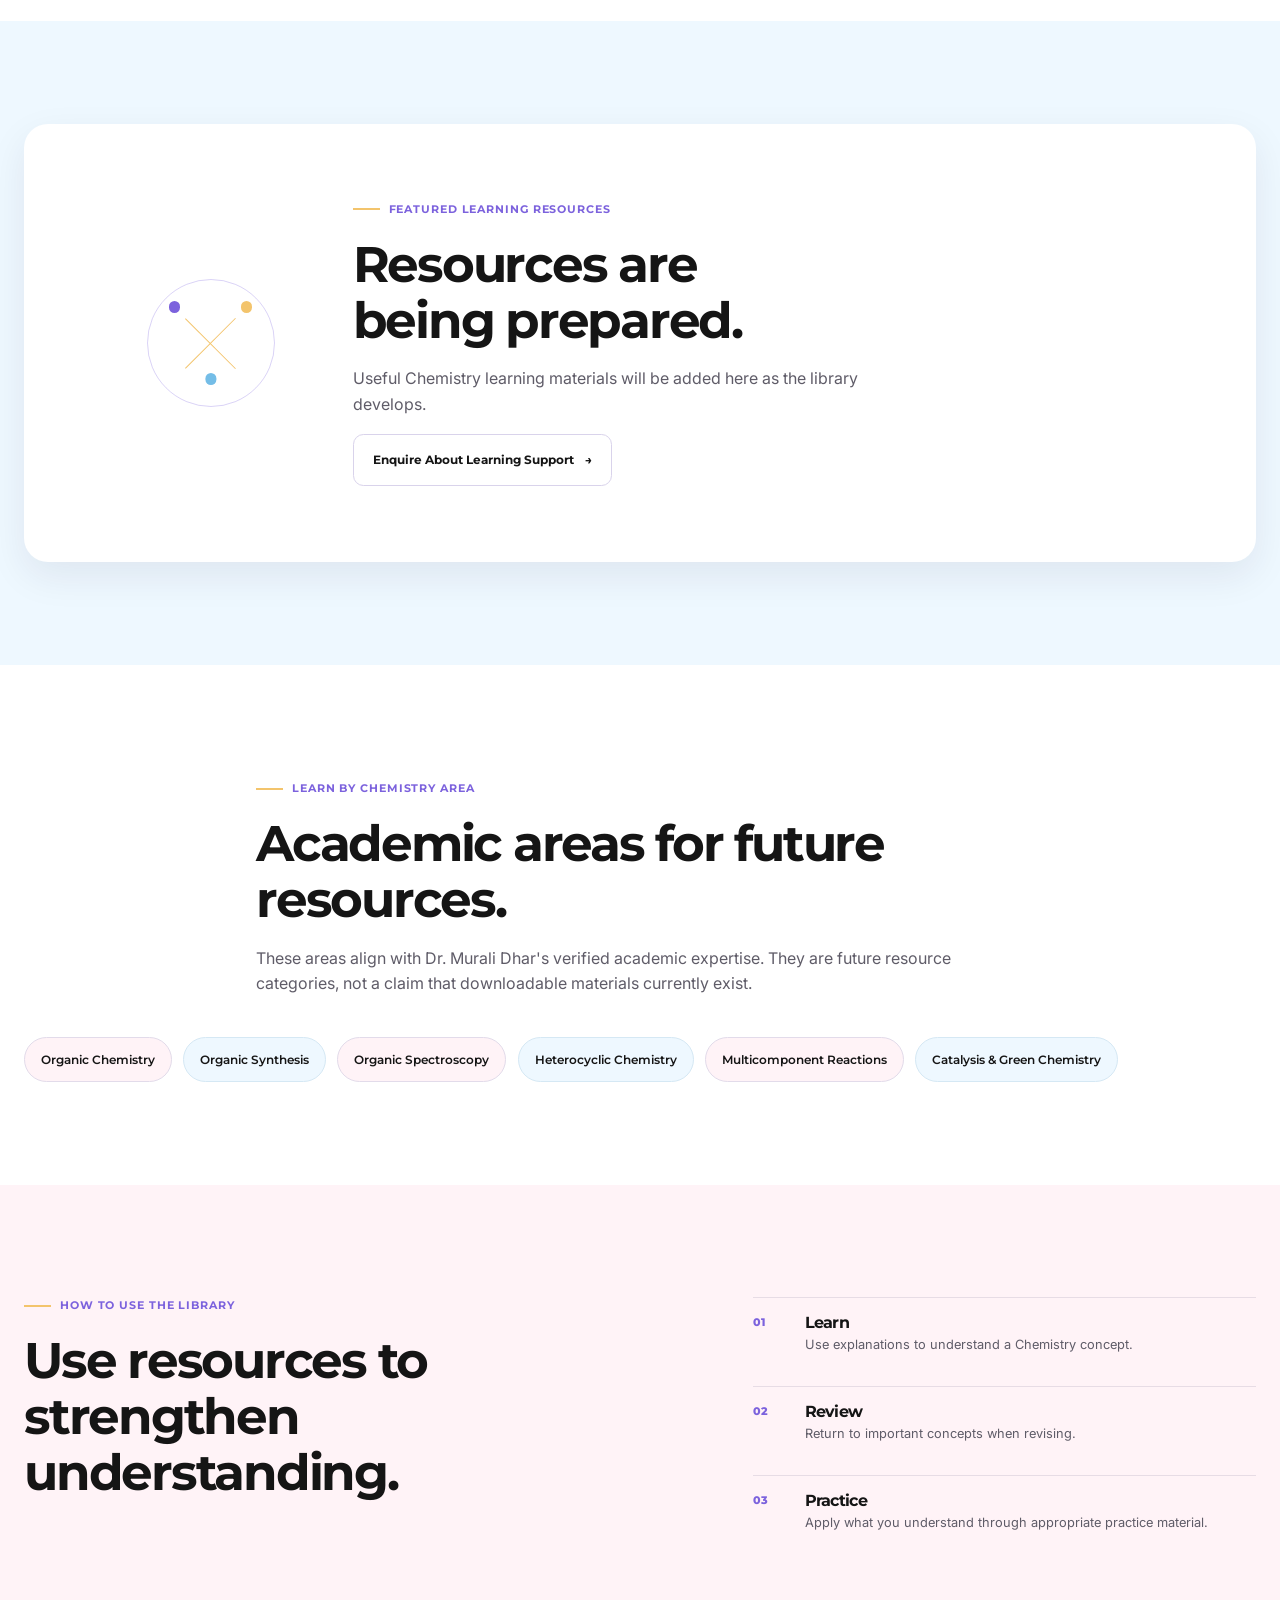
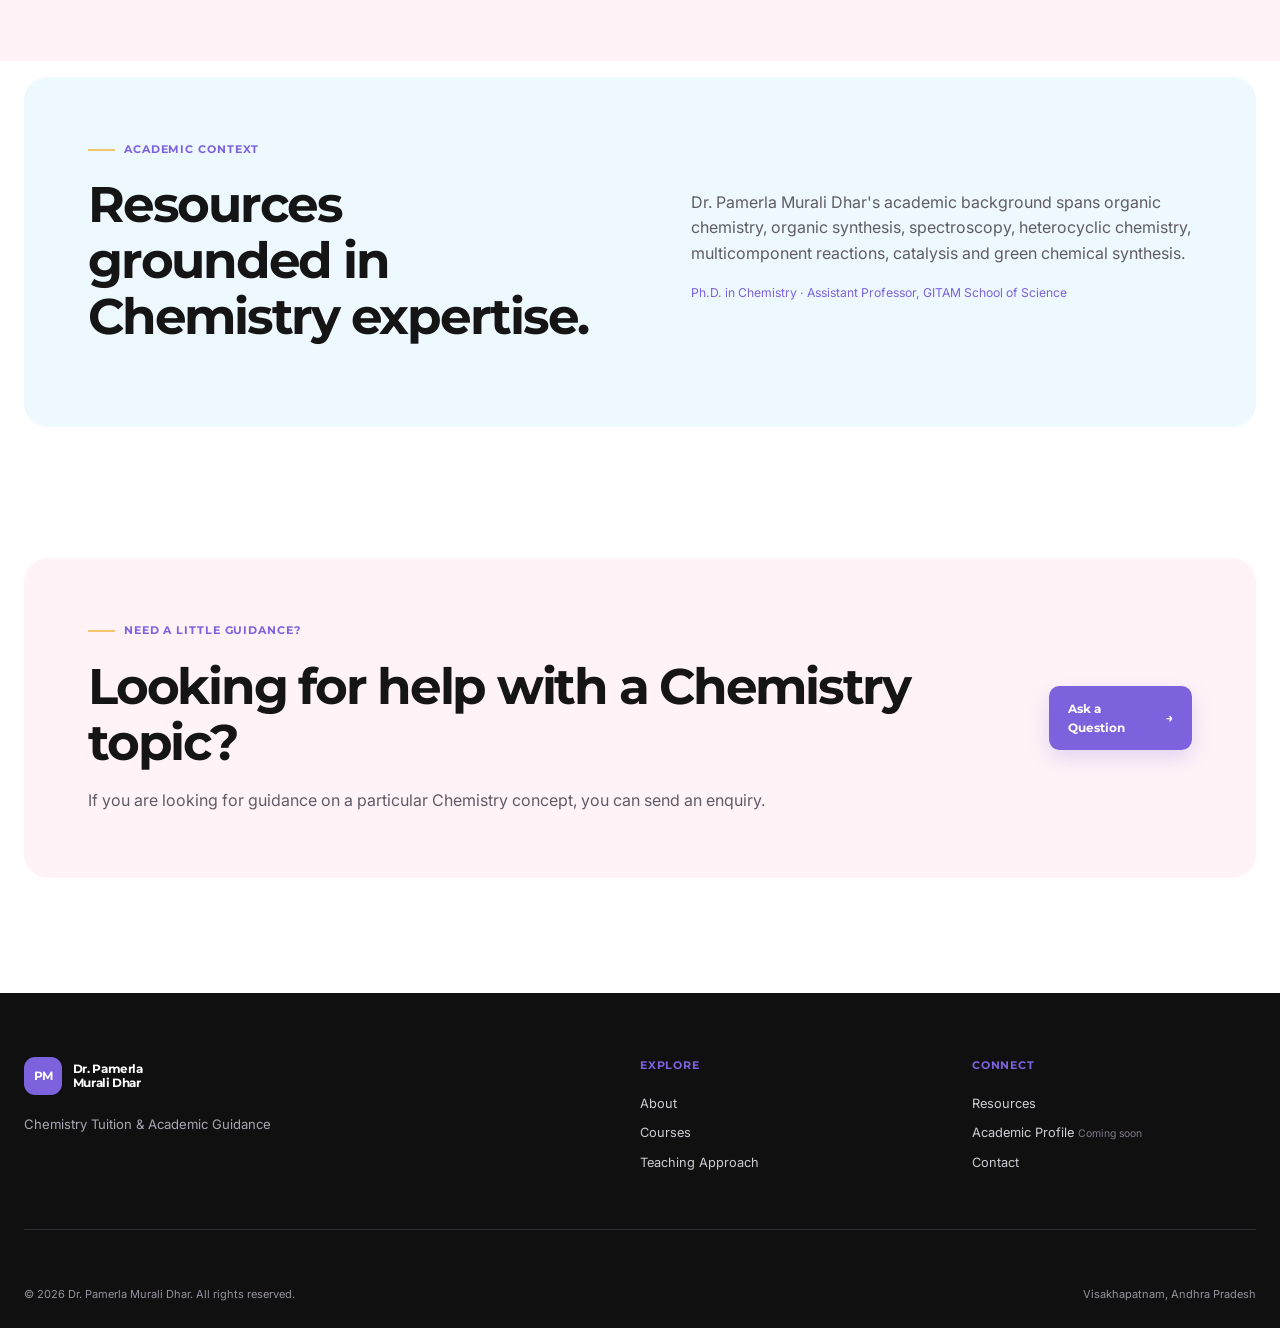
<file: resources.html>
<!doctype html>
<html lang="en">
  <head>
    <meta charset="UTF-8" />
    <meta name="viewport" content="width=device-width, initial-scale=1.0" />
    <meta name="description" content="Explore Chemistry learning resources and future study materials from Dr. Pamerla Murali Dhar." />
    <meta property="og:title" content="Chemistry Resources | Dr. Pamerla Murali Dhar" />
    <meta property="og:description" content="A future-ready Chemistry learning library for concepts, explanations and academic reference material." />
    <meta property="og:type" content="website" />
    <meta property="og:locale" content="en_IN" />
    <meta name="theme-color" content="#7C62DD" />
    <title>Chemistry Resources | Dr. Pamerla Murali Dhar</title>
    <link rel="preconnect" href="https://fonts.googleapis.com" />
    <link rel="preconnect" href="https://fonts.gstatic.com" crossorigin />
    <link href="https://fonts.googleapis.com/css2?family=Inter:wght@400;500;600;700&amp;family=Lily+Script+One&amp;family=Montserrat:wght@500;600;700;800&amp;display=swap" rel="stylesheet" />
    <link rel="stylesheet" href="styles.css" />
    <link rel="icon" href="favicon.svg" type="image/svg+xml" />
  </head>
  <body class="resources-page">
    <a class="skip-link" href="#main-content">Skip to main content</a>
    <header class="site-header" data-header>
      <div class="container header-content">
        <a class="brand" href="index.html" aria-label="Dr. Pamerla Murali Dhar Chemistry Tuition home"><span class="brand-mark" aria-hidden="true">PM</span><span class="brand-name">Dr. Pamerla<br />Murali Dhar</span></a>
        <button class="menu-toggle" type="button" aria-expanded="false" aria-controls="site-navigation" data-menu-toggle><span class="sr-only">Open navigation</span><span></span><span></span><span></span></button>
        <nav class="site-nav" id="site-navigation" aria-label="Primary navigation" data-navigation>
          <a href="index.html">Home</a><a href="about.html">About</a><a href="courses.html">Courses</a><a href="teaching.html">Teaching Approach</a><a class="is-current" href="resources.html" aria-current="page">Resources</a><a href="research.html">Academic &amp; Research</a><a href="contact.html">Contact</a><a href="login.html">My Account</a><a class="button button--small button--primary nav-cta" href="contact.html">Enquire Now</a>
        </nav>
      </div>
    </header>

    <main id="main-content">
      <section class="resources-hero section">
        <div class="container resources-hero-grid"><div><p class="eyebrow"><span></span> Chemistry resources</p><h1>Learn beyond the <em>classroom.</em></h1><p>Explore Chemistry concepts, explanations and learning resources as the library grows.</p><a class="button button--primary" href="contact.html">Ask About Learning Resources <span aria-hidden="true">→</span></a></div><div class="resource-hero-visual" aria-hidden="true"><div class="resource-ring resource-ring--one"></div><div class="resource-ring resource-ring--two"></div><div class="resource-sheet"><span>CH</span><strong>+</strong><span>IDEA</span></div><div class="resource-spark resource-spark--one">✦</div><div class="resource-spark resource-spark--two">·</div></div></div>
      </section>

      <section class="section resource-categories">
        <div class="container section-heading"><p class="eyebrow"><span></span> Future library</p><h2>Resources that can grow with your learning.</h2><p>Each category is ready for useful material to be added progressively. No resources are published here yet.</p></div><div class="container resource-category-grid"><article><span>01</span><h3>Chemistry Notes</h3><p>Concept-focused notes and explanations.</p><small>Future category</small></article><article><span>02</span><h3>Concept Guides</h3><p>Clear explanations of important Chemistry ideas.</p><small>Future category</small></article><article><span>03</span><h3>Practice Resources</h3><p>Future practice material for strengthening understanding.</p><small>Future category</small></article><article><span>04</span><h3>Study Guides</h3><p>Structured material to support Chemistry learning.</p><small>Future category</small></article><article><span>05</span><h3>Chemistry Articles</h3><p>Future educational articles and topic explainers.</p><small>Future category</small></article><article><span>06</span><h3>Academic References</h3><p>Useful Chemistry references and supporting material.</p><small>Future category</small></article></div>
      </section>

      <section class="section section--blue featured-resources"><div class="container featured-resource-card"><div class="empty-state-mark" aria-hidden="true"><span></span><span></span><span></span></div><div><p class="eyebrow"><span></span> Featured learning resources</p><h2>Resources are being prepared.</h2><p>Useful Chemistry learning materials will be added here as the library develops.</p><a class="button button--secondary" href="contact.html">Enquire About Learning Support <span aria-hidden="true">→</span></a></div></div></section>

      <section class="section learn-by-area">
        <div class="container section-heading"><p class="eyebrow"><span></span> Learn by Chemistry area</p><h2>Academic areas for future resources.</h2><p>These areas align with Dr. Murali Dhar's verified academic expertise. They are future resource categories, not a claim that downloadable materials currently exist.</p></div><div class="container area-pill-grid"><span>Organic Chemistry</span><span>Organic Synthesis</span><span>Organic Spectroscopy</span><span>Heterocyclic Chemistry</span><span>Multicomponent Reactions</span><span>Catalysis &amp; Green Chemistry</span></div>
      </section>

      <section class="section section--pink library-use">
        <div class="container library-use-grid"><div><p class="eyebrow"><span></span> How to use the library</p><h2>Use resources to strengthen understanding.</h2></div><ol class="library-steps"><li><span>01</span><div><h3>Learn</h3><p>Use explanations to understand a Chemistry concept.</p></div></li><li><span>02</span><div><h3>Review</h3><p>Return to important concepts when revising.</p></div></li><li><span>03</span><div><h3>Practice</h3><p>Apply what you understand through appropriate practice material.</p></div></li></ol></div>
      </section>

      <section class="section academic-context"><div class="container academic-context-card"><div><p class="eyebrow"><span></span> Academic context</p><h2>Resources grounded in Chemistry expertise.</h2></div><div><p>Dr. Pamerla Murali Dhar's academic background spans organic chemistry, organic synthesis, spectroscopy, heterocyclic chemistry, multicomponent reactions, catalysis and green chemical synthesis.</p><p class="credibility-line">Ph.D. in Chemistry · Assistant Professor, GITAM School of Science</p></div></div></section>

      <section class="section resource-request">
        <div class="container resource-request-card"><div><p class="eyebrow"><span></span> Need a little guidance?</p><h2>Looking for help with a Chemistry topic?</h2><p>If you are looking for guidance on a particular Chemistry concept, you can send an enquiry.</p></div><a class="button button--primary" href="contact.html">Ask a Question <span aria-hidden="true">→</span></a></div>
      </section>
    </main>

    <footer class="site-footer"><div class="container footer-grid"><div><a class="brand brand--footer" href="index.html"><span class="brand-mark" aria-hidden="true">PM</span><span class="brand-name">Dr. Pamerla<br />Murali Dhar</span></a><p>Chemistry Tuition &amp; Academic Guidance</p></div><div><p class="footer-label">Explore</p><a href="about.html">About</a><a href="courses.html">Courses</a><a href="teaching.html">Teaching Approach</a></div><div><p class="footer-label">Connect</p><a href="resources.html">Resources</a><a href="about.html#academic-profile">Academic Profile <span class="footer-placeholder">Coming soon</span></a><a href="contact.html">Contact</a></div></div><div class="container footer-bottom"><p>© <span data-year></span> Dr. Pamerla Murali Dhar. All rights reserved.</p><p>Visakhapatnam, Andhra Pradesh</p></div></footer>
    <script src="script.js"></script>
  </body>
</html>
</file>
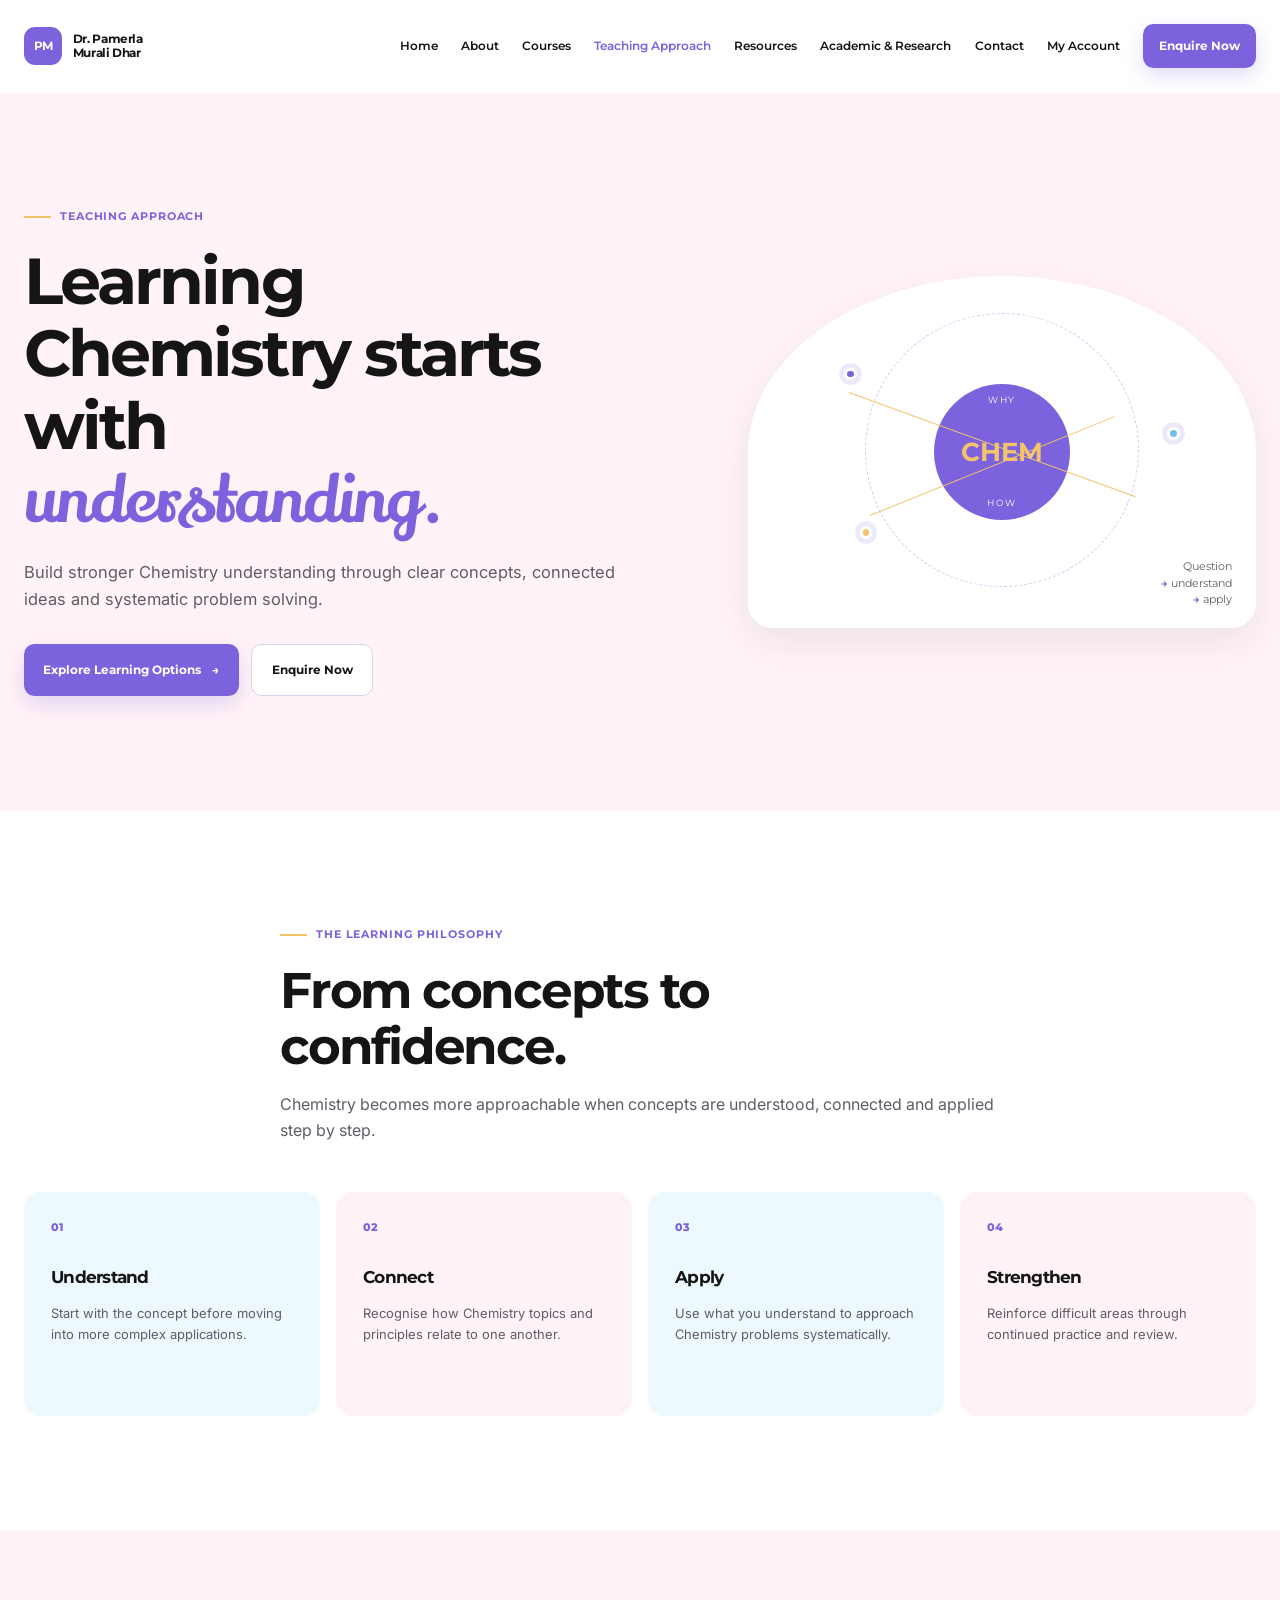
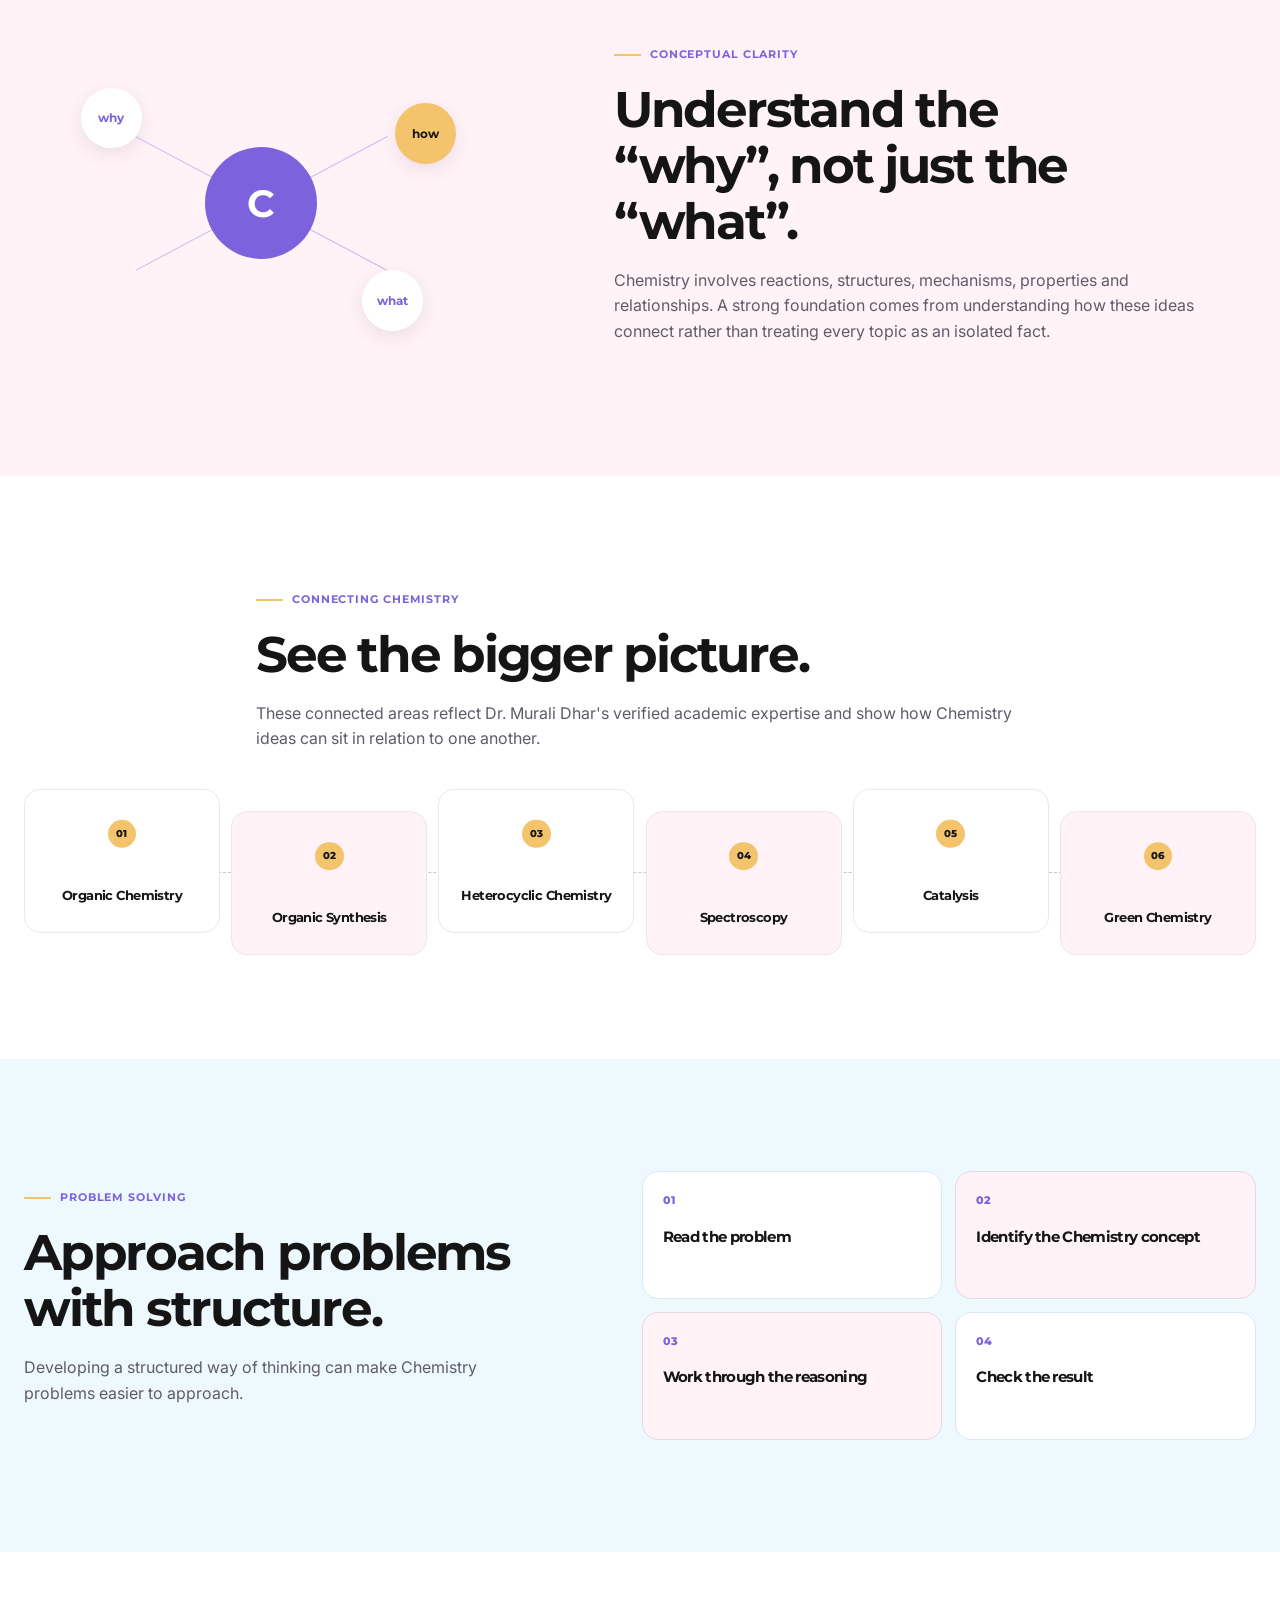
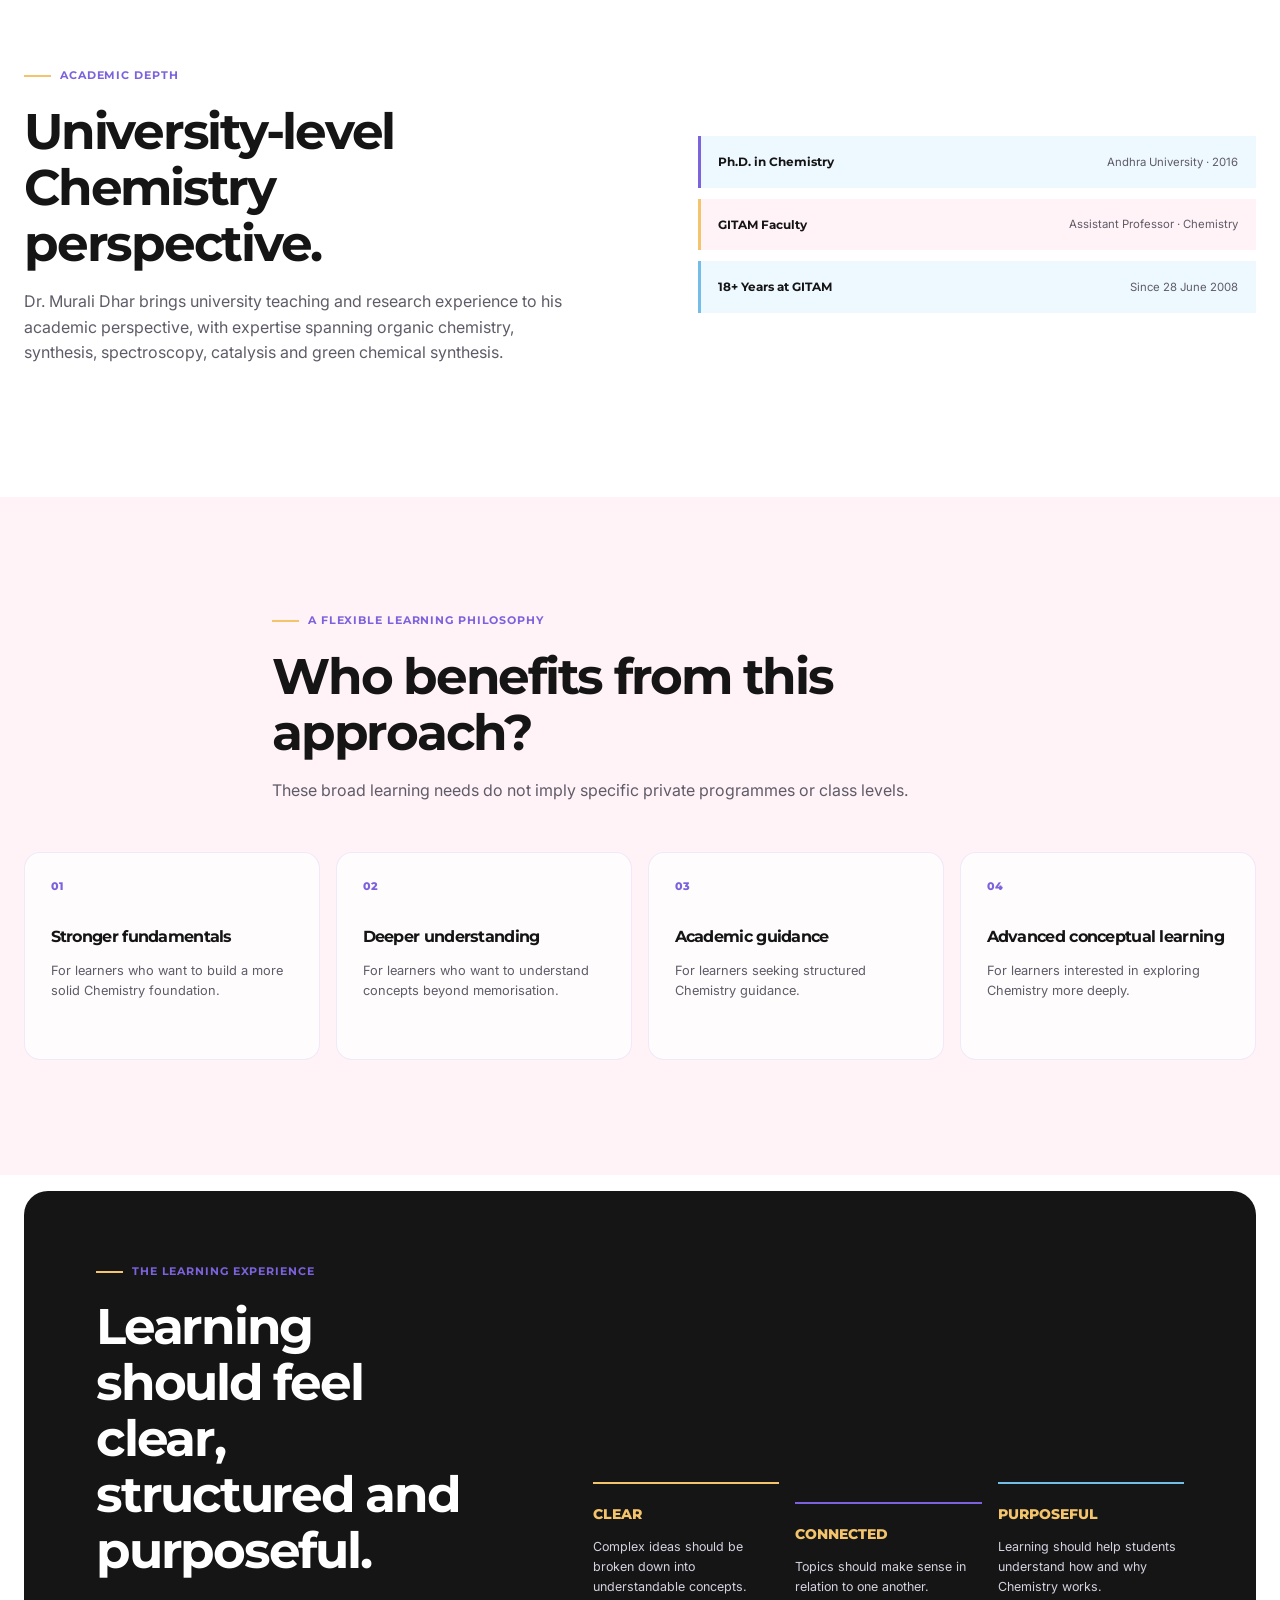
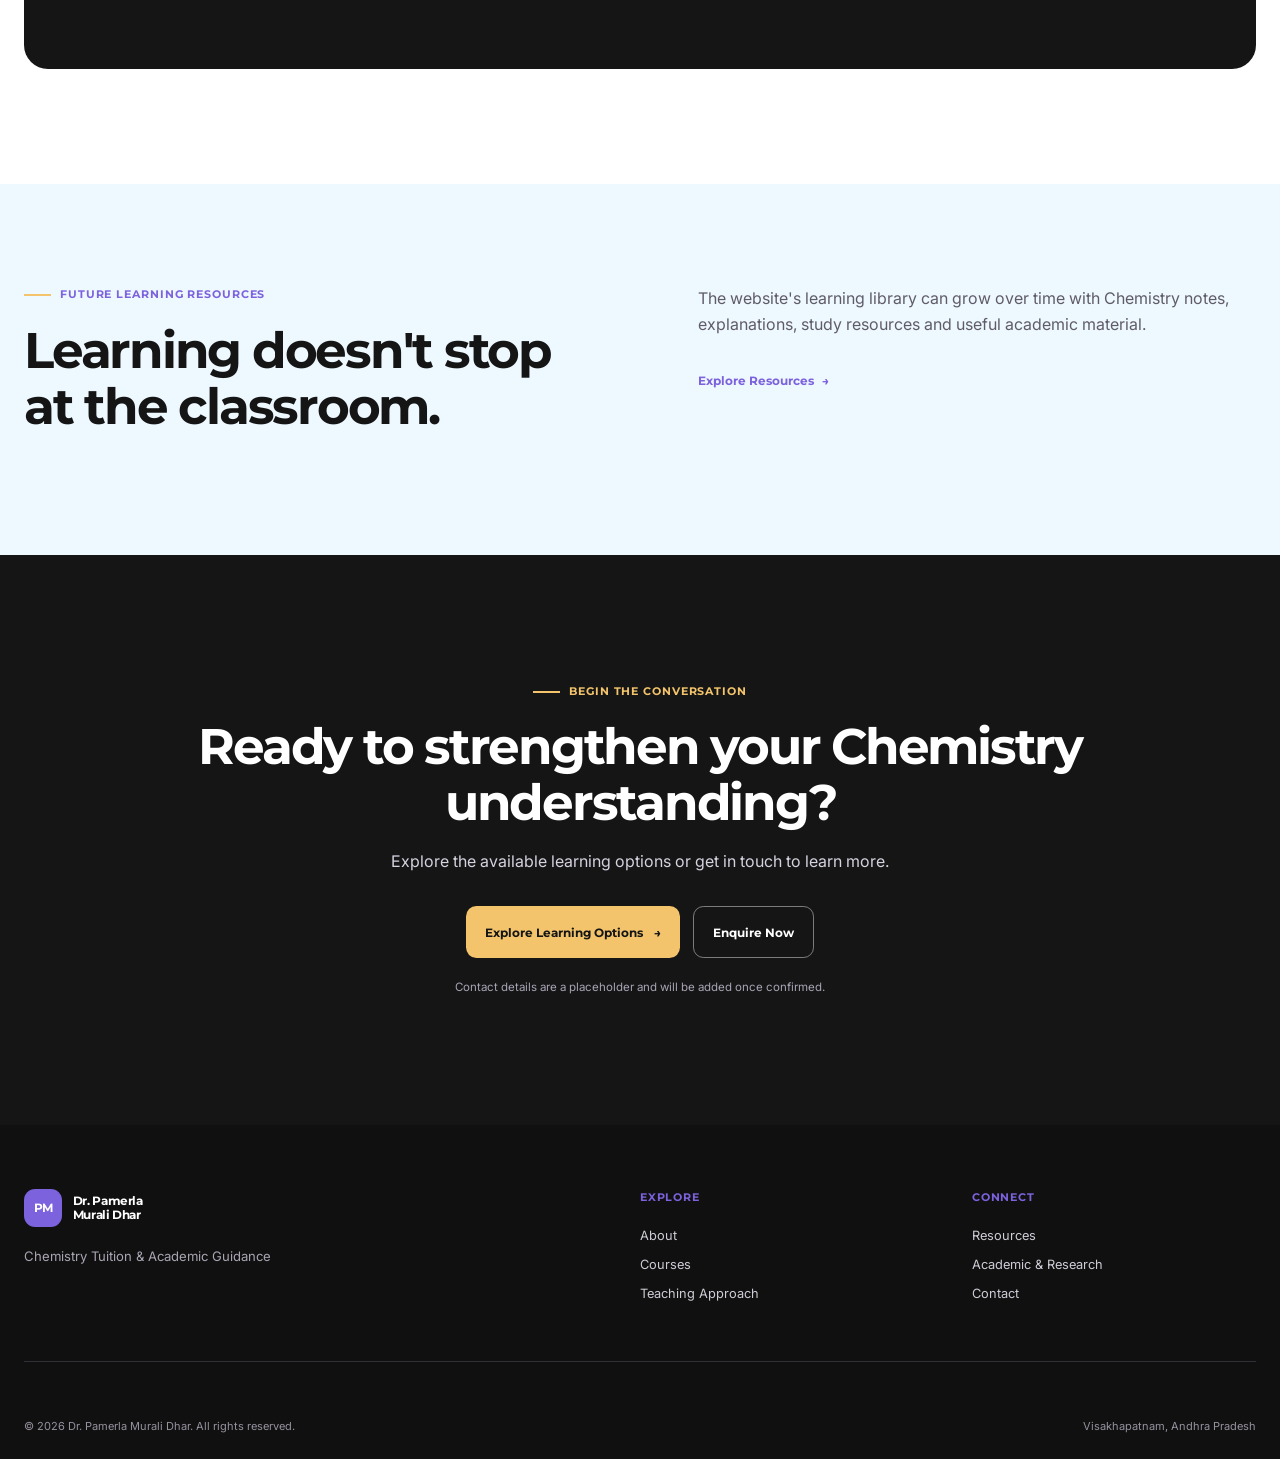
<file: teaching.html>
<!doctype html>
<html lang="en">
  <head>
    <meta charset="UTF-8" />
    <meta name="viewport" content="width=device-width, initial-scale=1.0" />
    <meta name="description" content="Explore the Chemistry learning approach and academic teaching philosophy of Dr. Pamerla Murali Dhar, Ph.D. and Assistant Professor at GITAM School of Science." />
    <meta property="og:title" content="Chemistry Teaching Approach | Dr. Pamerla Murali Dhar" />
    <meta property="og:description" content="A clear, connected and purposeful approach to Chemistry learning." />
    <meta property="og:type" content="website" />
    <meta property="og:locale" content="en_IN" />
    <meta name="theme-color" content="#7C62DD" />
    <title>Chemistry Teaching Approach | Dr. Pamerla Murali Dhar</title>
    <link rel="preconnect" href="https://fonts.googleapis.com" />
    <link rel="preconnect" href="https://fonts.gstatic.com" crossorigin />
    <link href="https://fonts.googleapis.com/css2?family=Inter:wght@400;500;600;700&amp;family=Lily+Script+One&amp;family=Montserrat:wght@500;600;700;800&amp;display=swap" rel="stylesheet" />
    <link rel="stylesheet" href="styles.css" />
    <link rel="icon" href="favicon.svg" type="image/svg+xml" />
  </head>
  <body class="teaching-page">
    <a class="skip-link" href="#main-content">Skip to main content</a>
    <header class="site-header" data-header>
      <div class="container header-content">
        <a class="brand" href="index.html" aria-label="Dr. Pamerla Murali Dhar Chemistry Tuition home"><span class="brand-mark" aria-hidden="true">PM</span><span class="brand-name">Dr. Pamerla<br />Murali Dhar</span></a>
        <button class="menu-toggle" type="button" aria-expanded="false" aria-controls="site-navigation" data-menu-toggle><span class="sr-only">Open navigation</span><span></span><span></span><span></span></button>
        <nav class="site-nav" id="site-navigation" aria-label="Primary navigation" data-navigation>
          <a href="index.html">Home</a><a href="about.html">About</a><a href="courses.html">Courses</a><a class="is-current" href="teaching.html" aria-current="page">Teaching Approach</a><a href="resources.html">Resources</a><a href="research.html">Academic &amp; Research</a><a href="contact.html">Contact</a><a href="login.html">My Account</a><a class="button button--small button--primary nav-cta" href="contact.html">Enquire Now</a>
        </nav>
      </div>
    </header>

    <main id="main-content">
      <section class="teaching-hero section">
        <div class="container teaching-hero-grid"><div><p class="eyebrow"><span></span> Teaching approach</p><h1>Learning Chemistry starts with <em>understanding.</em></h1><p>Build stronger Chemistry understanding through clear concepts, connected ideas and systematic problem solving.</p><div class="button-group"><a class="button button--primary" href="courses.html">Explore Learning Options <span aria-hidden="true">→</span></a><a class="button button--secondary" href="contact.html">Enquire Now</a></div></div><div class="teaching-hero-visual" aria-hidden="true"><div class="teaching-badge"><span>WHY</span><strong>CHEM</strong><span>HOW</span></div><div class="visual-line visual-line--one"></div><div class="visual-line visual-line--two"></div><div class="visual-dot visual-dot--one"></div><div class="visual-dot visual-dot--two"></div><div class="visual-dot visual-dot--three"></div><p>Question<br /><strong>→</strong> understand<br /><strong>→</strong> apply</p></div></div>
      </section>

      <section class="section philosophy-overview">
        <div class="container section-heading"><p class="eyebrow"><span></span> The learning philosophy</p><h2>From concepts to confidence.</h2><p>Chemistry becomes more approachable when concepts are understood, connected and applied step by step.</p></div><div class="container philosophy-stage-grid"><article><span>01</span><h3>Understand</h3><p>Start with the concept before moving into more complex applications.</p></article><article><span>02</span><h3>Connect</h3><p>Recognise how Chemistry topics and principles relate to one another.</p></article><article><span>03</span><h3>Apply</h3><p>Use what you understand to approach Chemistry problems systematically.</p></article><article><span>04</span><h3>Strengthen</h3><p>Reinforce difficult areas through continued practice and review.</p></article></div>
      </section>

      <section class="section section--pink conceptual-clarity">
        <div class="container clarity-grid"><div class="clarity-visual" aria-hidden="true"><span class="clarity-atom">C</span><span class="clarity-node clarity-node--one">why</span><span class="clarity-node clarity-node--two">how</span><span class="clarity-node clarity-node--three">what</span></div><div><p class="eyebrow"><span></span> Conceptual clarity</p><h2>Understand the “why”, not just the “what”.</h2><p class="section-intro">Chemistry involves reactions, structures, mechanisms, properties and relationships. A strong foundation comes from understanding how these ideas connect rather than treating every topic as an isolated fact.</p></div></div>
      </section>

      <section class="section connecting-chemistry"><div class="container section-heading"><p class="eyebrow"><span></span> Connecting Chemistry</p><h2>See the bigger picture.</h2><p>These connected areas reflect Dr. Murali Dhar's verified academic expertise and show how Chemistry ideas can sit in relation to one another.</p></div><div class="container chemistry-network"><div class="network-line" aria-hidden="true"></div><article><span>01</span><h3>Organic Chemistry</h3></article><article><span>02</span><h3>Organic Synthesis</h3></article><article><span>03</span><h3>Heterocyclic Chemistry</h3></article><article><span>04</span><h3>Spectroscopy</h3></article><article><span>05</span><h3>Catalysis</h3></article><article><span>06</span><h3>Green Chemistry</h3></article></div></section>

      <section class="section section--blue problem-solving">
        <div class="container problem-solving-grid"><div><p class="eyebrow"><span></span> Problem solving</p><h2>Approach problems with structure.</h2><p class="section-intro">Developing a structured way of thinking can make Chemistry problems easier to approach.</p></div><ol class="problem-steps"><li><span>01</span><h3>Read the problem</h3></li><li><span>02</span><h3>Identify the Chemistry concept</h3></li><li><span>03</span><h3>Work through the reasoning</h3></li><li><span>04</span><h3>Check the result</h3></li></ol></div>
      </section>

      <section class="section academic-perspective"><div class="container academic-perspective-grid"><div><p class="eyebrow"><span></span> Academic depth</p><h2>University-level Chemistry perspective.</h2><p class="section-intro">Dr. Murali Dhar brings university teaching and research experience to his academic perspective, with expertise spanning organic chemistry, synthesis, spectroscopy, catalysis and green chemical synthesis.</p></div><div class="mini-credibility"><article><span>Ph.D. in Chemistry</span><small>Andhra University · 2016</small></article><article><span>GITAM Faculty</span><small>Assistant Professor · Chemistry</small></article><article><span>18+ Years at GITAM</span><small>Since 28 June 2008</small></article></div></div></section>

      <section class="section section--pink approach-benefits"><div class="container section-heading"><p class="eyebrow"><span></span> A flexible learning philosophy</p><h2>Who benefits from this approach?</h2><p>These broad learning needs do not imply specific private programmes or class levels.</p></div><div class="container benefits-approach-grid"><article><span>01</span><h3>Stronger fundamentals</h3><p>For learners who want to build a more solid Chemistry foundation.</p></article><article><span>02</span><h3>Deeper understanding</h3><p>For learners who want to understand concepts beyond memorisation.</p></article><article><span>03</span><h3>Academic guidance</h3><p>For learners seeking structured Chemistry guidance.</p></article><article><span>04</span><h3>Advanced conceptual learning</h3><p>For learners interested in exploring Chemistry more deeply.</p></article></div></section>

      <section class="section learning-experience">
        <div class="container learning-experience-panel"><div><p class="eyebrow"><span></span> The learning experience</p><h2>Learning should feel clear, structured and purposeful.</h2></div><div class="experience-principles"><article><span class="principle-word">Clear</span><p>Complex ideas should be broken down into understandable concepts.</p></article><article><span class="principle-word">Connected</span><p>Topics should make sense in relation to one another.</p></article><article><span class="principle-word">Purposeful</span><p>Learning should help students understand how and why Chemistry works.</p></article></div></div>
      </section>

      <section class="section section--blue future-resources"><div class="container future-resources-grid"><div><p class="eyebrow"><span></span> Future learning resources</p><h2>Learning doesn't stop at the classroom.</h2></div><div><p>The website's learning library can grow over time with Chemistry notes, explanations, study resources and useful academic material.</p><a class="text-link" href="resources.html">Explore Resources <span aria-hidden="true">→</span></a></div></div></section>

      <section class="section enquiry" id="enquiry">
        <div class="container enquiry-content"><p class="eyebrow eyebrow--light"><span></span> Begin the conversation</p><h2>Ready to strengthen your Chemistry understanding?</h2><p>Explore the available learning options or get in touch to learn more.</p><div class="button-group button-group--center"><a class="button button--gold" href="courses.html">Explore Learning Options <span aria-hidden="true">→</span></a><a class="button button--outline-light" href="contact.html">Enquire Now</a></div><p class="form-note">Contact details are a placeholder and will be added once confirmed.</p></div>
      </section>
    </main>

    <footer class="site-footer"><div class="container footer-grid"><div><a class="brand brand--footer" href="index.html"><span class="brand-mark" aria-hidden="true">PM</span><span class="brand-name">Dr. Pamerla<br />Murali Dhar</span></a><p>Chemistry Tuition &amp; Academic Guidance</p></div><div><p class="footer-label">Explore</p><a href="about.html">About</a><a href="courses.html">Courses</a><a href="teaching.html">Teaching Approach</a></div><div><p class="footer-label">Connect</p><a href="resources.html">Resources</a><a href="research.html">Academic &amp; Research</a><a href="contact.html">Contact</a></div></div><div class="container footer-bottom"><p>© <span data-year></span> Dr. Pamerla Murali Dhar. All rights reserved.</p><p>Visakhapatnam, Andhra Pradesh</p></div></footer>
    <script src="script.js"></script>
  </body>
</html>
</file>
<file: styles.css>
:root {
  --color-primary: #7c62dd;
  --color-primary-dark: #6049b6;
  --color-secondary: #f3c46c;
  --color-dark: #151515;
  --color-muted: #5f5c68;
  --color-pink: #fff3f7;
  --color-blue: #eef8ff;
  --color-white: #ffffff;
  --color-line: #e9e6ef;
  --font-heading: "Montserrat", sans-serif;
  --font-body: "Inter", sans-serif;
  --font-script: "Lily Script One", cursive;
  --shadow-soft: 0 14px 38px rgba(32, 25, 60, .08);
  --radius-lg: 1.5rem;
  --radius-md: 1rem;
  --container: 80rem;
}

* { box-sizing: border-box; }
html { scroll-behavior: smooth; }
body { margin: 0; color: var(--color-dark); background: var(--color-white); font-family: var(--font-body); line-height: 1.6; }
a { color: inherit; text-decoration: none; }
button { font: inherit; }
:focus-visible { outline: 3px solid var(--color-secondary); outline-offset: 4px; }
.container { width: min(calc(100% - 3rem), var(--container)); margin-inline: auto; }
.section { padding: clamp(4.75rem, 9vw, 8rem) 0; }
.sr-only { position: absolute; width: 1px; height: 1px; overflow: hidden; clip: rect(0, 0, 0, 0); white-space: nowrap; }
.skip-link { position: fixed; z-index: 20; top: 1rem; left: 1rem; padding: .75rem 1rem; transform: translateY(-200%); background: var(--color-dark); color: var(--color-white); border-radius: .5rem; }
.skip-link:focus { transform: translateY(0); }

.site-header { position: sticky; z-index: 10; top: 0; background: rgba(255,255,255,.92); backdrop-filter: blur(12px); border-bottom: 1px solid transparent; }
.site-header.is-scrolled { border-color: var(--color-line); }
.header-content { min-height: 5.75rem; display: flex; align-items: center; justify-content: space-between; gap: 2rem; }
.brand { display: inline-flex; align-items: center; gap: .65rem; font-family: var(--font-heading); font-weight: 700; line-height: 1.15; }
.brand-mark { display: grid; place-items: center; width: 2.4rem; aspect-ratio: 1; border-radius: .7rem; background: var(--color-primary); color: var(--color-white); font-size: .75rem; letter-spacing: -.04em; }
.brand-name { font-size: .78rem; letter-spacing: -.03em; }
.site-nav { display: flex; align-items: center; gap: 1.45rem; font-family: var(--font-heading); font-size: .72rem; font-weight: 600; }
.site-nav > a:not(.button) { padding: .4rem 0; position: relative; }
.site-nav > a:not(.button)::after { content: ""; position: absolute; left: 0; bottom: 0; width: 0; height: 2px; background: var(--color-primary); transition: width .2s ease; }
.site-nav > a:not(.button):hover::after { width: 100%; }
.menu-toggle { display: none; border: 0; background: none; padding: .6rem; }
.menu-toggle span:not(.sr-only) { display: block; width: 1.4rem; height: 2px; margin: .26rem; background: var(--color-dark); }

.button { display: inline-flex; align-items: center; justify-content: center; gap: .7rem; min-height: 3.25rem; padding: .8rem 1.2rem; border-radius: .65rem; font-family: var(--font-heading); font-size: .76rem; font-weight: 700; transition: transform .2s ease, background .2s ease, box-shadow .2s ease; }
.button:hover { transform: translateY(-2px); }
.button--primary { background: var(--color-primary); color: var(--color-white); box-shadow: 0 8px 20px rgba(124, 98, 221, .22); }
.button--primary:hover { background: var(--color-primary-dark); }
.button--secondary { border: 1px solid #d9d3eb; background: var(--color-white); }
.button--secondary:hover { border-color: var(--color-primary); color: var(--color-primary); }
.button--gold { background: var(--color-secondary); color: var(--color-dark); }
.button--small { min-height: 2.7rem; padding: .65rem 1rem; }
.button-group { display: flex; flex-wrap: wrap; gap: .8rem; margin-top: 2rem; }
.text-link { display: inline-flex; gap: .5rem; align-items: center; margin-top: 1.1rem; color: var(--color-primary); font-family: var(--font-heading); font-size: .78rem; font-weight: 700; }

.hero { overflow: hidden; padding-top: clamp(5rem, 9vw, 8.5rem); padding-bottom: clamp(4rem, 8vw, 7rem); }
.hero-grid { display: grid; grid-template-columns: 1.05fr .95fr; align-items: center; gap: clamp(2rem, 7vw, 7rem); }
.eyebrow { display: flex; align-items: center; gap: .55rem; margin: 0 0 1.15rem; color: var(--color-primary); font-family: var(--font-heading); font-size: .7rem; font-weight: 700; text-transform: uppercase; letter-spacing: .08em; }
.eyebrow span { width: 1.7rem; height: 2px; background: var(--color-secondary); }
h1, h2, h3, p { margin-top: 0; }
h1, h2, h3 { font-family: var(--font-heading); line-height: 1.12; letter-spacing: -.045em; }
h1 { max-width: 10ch; margin-bottom: 1.35rem; font-size: clamp(2.8rem, 5vw, 5rem); }
h1 em { color: var(--color-primary); font-family: var(--font-script); font-size: 1.1em; font-style: normal; font-weight: 400; letter-spacing: -.01em; }
h2 { margin-bottom: 1.1rem; font-size: clamp(2.1rem, 3.5vw, 3.4rem); }
h3 { font-size: 1.1rem; }
.hero-name { margin: 0 0 .35rem; font-family: var(--font-heading); font-size: clamp(1.05rem, 1.8vw, 1.35rem); font-weight: 700; letter-spacing: -.045em; }
.hero-intro { max-width: 34rem; margin-top: 1.25rem; color: var(--color-muted); font-size: 1.03rem; }
.credential-line { margin: 0; color: #4c4760; font-size: .81rem; font-weight: 600; }
.hero-visual { position: relative; min-height: 31rem; isolation: isolate; }
.hero-visual::before { content: ""; position: absolute; inset: 7% 5% 6% 8%; z-index: -3; border-radius: 45% 55% 46% 54% / 50% 44% 56% 50%; background: var(--color-blue); }
.orbit { position: absolute; border: 1px dashed rgba(124, 98, 221, .38); border-radius: 50%; }
.orbit--one { width: 75%; aspect-ratio: 1; top: 8%; left: 7%; }
.orbit--two { width: 48%; aspect-ratio: 1; right: 5%; bottom: 8%; }
.molecule { position: absolute; width: 4rem; height: 4rem; }
.molecule i { position: absolute; width: .7rem; aspect-ratio: 1; border-radius: 50%; background: var(--color-secondary); box-shadow: 0 0 0 .25rem rgba(243,196,108,.18); }
.molecule i:nth-child(1) { top: 0; left: 0; }.molecule i:nth-child(2) { right: 0; bottom: .3rem; background: var(--color-primary); }.molecule i:nth-child(3) { left: 1.6rem; bottom: 0; background: #75bde9; }
.molecule::after { content: ""; position: absolute; top: 50%; left: 15%; width: 70%; border-top: 1px solid var(--color-primary); transform: rotate(28deg); }
.molecule--one { top: 9%; right: 5%; }.molecule--two { bottom: 5%; left: 4%; transform: scale(.75); }
.hero-card { position: absolute; background: var(--color-white); box-shadow: var(--shadow-soft); }
.hero-card--main { z-index: 1; top: 20%; right: 3%; padding: 2.1rem; border-radius: var(--radius-lg); }
.hero-card-label { color: var(--color-primary); font-family: var(--font-heading); font-size: .63rem; font-weight: 700; letter-spacing: .08em; text-transform: uppercase; }
.hero-card--main p:last-child { margin-bottom: 0; font-family: var(--font-heading); font-size: 1.38rem; line-height: 1.3; letter-spacing: -.05em; }.hero-card strong { color: var(--color-primary); }
.hero-card--tag { bottom: 13%; right: 2%; padding: .85rem 1rem; border-radius: .7rem; font-size: .7rem; }.hero-card--tag span { color: var(--color-primary); font-family: var(--font-heading); font-size: 1rem; font-weight: 800; }
.hero-card--element { display: flex; flex-direction: column; justify-content: space-between; bottom: 12%; left: 16%; width: 6rem; aspect-ratio: 1; padding: .7rem; border-radius: .8rem; background: var(--color-primary); color: var(--color-white); }.hero-card--element strong { align-self: center; color: var(--color-white); font-family: var(--font-heading); font-size: 2rem; }.hero-card--element small:last-child { align-self: end; }

.trust-strip { border-block: 1px solid var(--color-line); }.trust-list { display: grid; grid-template-columns: repeat(4, 1fr); }.trust-list p { display: grid; gap: .2rem; padding: 1.6rem 1.5rem; margin: 0; border-left: 1px solid var(--color-line); font-size: .73rem; }.trust-list p:last-child { border-right: 1px solid var(--color-line); }.trust-list strong { font-family: var(--font-heading); font-size: .76rem; }.trust-list span { color: var(--color-muted); }
.two-column { display: grid; grid-template-columns: .9fr 1fr; gap: 5rem; align-items: start; }.section-copy { max-width: 42rem; color: var(--color-muted); }.feature-grid { display: grid; grid-template-columns: repeat(4, 1fr); gap: 1rem; margin-top: 4rem; }.feature-card { min-height: 15rem; padding: 1.8rem; border: 1px solid var(--color-line); border-radius: var(--radius-md); }.feature-card--tint { background: var(--color-pink); border-color: transparent; }.feature-card--blue { background: var(--color-blue); border-color: transparent; }.feature-number { display: block; margin-bottom: 2.5rem; color: var(--color-primary); font-family: var(--font-heading); font-size: .7rem; font-weight: 700; }.feature-card p, .benefits-grid p { margin-bottom: 0; color: var(--color-muted); font-size: .88rem; }
.section--blue { background: var(--color-blue); }.section--pink { background: var(--color-pink); }.section-heading { max-width: 40rem; }.section-heading--center { margin-inline: auto; text-align: center; }.eyebrow--center { justify-content: center; }.section-heading > p:last-child { color: var(--color-muted); }.placeholder-grid { display: grid; grid-template-columns: repeat(3, 1fr); gap: 1rem; margin-top: 3rem; }.placeholder-card { min-height: 13rem; padding: 1.7rem; border-radius: var(--radius-md); background: var(--color-white); box-shadow: 0 8px 28px rgba(55, 87, 107, .06); }.placeholder-card span { display: grid; place-items: center; width: 2rem; aspect-ratio: 1; margin-bottom: 2rem; border-radius: 50%; background: var(--color-secondary); font-family: var(--font-heading); font-size: .65rem; font-weight: 700; }.placeholder-card p { margin-bottom: 0; color: var(--color-muted); font-size: .8rem; }
.approach-grid { display: grid; grid-template-columns: .85fr 1.15fr; align-items: center; gap: clamp(3rem, 9vw, 9rem); }.approach-visual { position: relative; display: grid; place-items: center; min-height: 27rem; border-radius: 50% 50% 10% 10%; overflow: hidden; background: var(--color-primary); color: var(--color-white); }.approach-visual::before { content: ""; position: absolute; width: 65%; aspect-ratio: 1; border: 1px solid rgba(255,255,255,.25); border-radius: 50%; }.approach-circle { z-index: 1; display: grid; place-items: center; width: 8.5rem; aspect-ratio: 1; border-radius: 50%; background: var(--color-secondary); color: var(--color-dark); font-family: var(--font-heading); font-size: 1.5rem; font-weight: 700; }.approach-circle sub { font-size: .65em; }.approach-visual p { position: absolute; z-index: 1; right: 1.6rem; bottom: 1.4rem; margin: 0; font-family: var(--font-heading); font-size: .9rem; line-height: 1.5; }.approach-visual strong { color: var(--color-secondary); }.section-intro { max-width: 38rem; color: var(--color-muted); }.approach-list { padding: 0; margin: 2rem 0 0; list-style: none; }.approach-list li { display: flex; gap: 1.3rem; padding: 1rem 0; border-top: 1px solid var(--color-line); }.approach-list span { color: var(--color-primary); font-family: var(--font-heading); font-size: .7rem; font-weight: 700; }.approach-list h3 { margin-bottom: .25rem; }.approach-list p { margin: 0; color: var(--color-muted); font-size: .86rem; }
.credibility-grid { display: grid; grid-template-columns: 1fr 1fr; gap: clamp(2rem, 8vw, 8rem); align-items: center; }.expertise-panel { padding: 2.2rem; border-radius: var(--radius-lg); background: var(--color-white); box-shadow: var(--shadow-soft); }.panel-label, .footer-label { color: var(--color-primary); font-family: var(--font-heading); font-size: .68rem; font-weight: 700; letter-spacing: .07em; text-transform: uppercase; }.expertise-panel ul { display: flex; flex-wrap: wrap; gap: .65rem; padding: 0; margin: 1.5rem 0 0; list-style: none; }.expertise-panel li { padding: .6rem .75rem; border: 1px solid #ece5ed; border-radius: 99px; font-size: .75rem; }
.benefits-grid { display: grid; grid-template-columns: repeat(3, 1fr); gap: 2rem; margin-top: 3.5rem; }.benefits-grid > div { padding-right: 1.4rem; }.benefits-grid > div + div { border-left: 1px solid var(--color-line); padding-left: 2rem; }.benefit-icon { display: grid; place-items: center; width: 2.7rem; aspect-ratio: 1; margin-bottom: 1.3rem; border-radius: .8rem; background: var(--color-pink); color: var(--color-primary); font-size: 1.25rem; }.resources { padding-top: 1rem; }.resources-card { display: grid; grid-template-columns: 1fr 1fr; gap: 4rem; padding: clamp(2rem, 6vw, 5rem); border-radius: var(--radius-lg); background: var(--color-blue); }.resources-card p { color: var(--color-muted); }.resources-card .eyebrow { color: var(--color-primary); }
.enquiry { padding: clamp(4.75rem, 10vw, 8rem) 0; background: var(--color-dark); color: var(--color-white); text-align: center; }.enquiry-content { max-width: 58rem; }.enquiry h2 { margin-inline: auto; max-width: none; }.enquiry-content > p:not(.eyebrow):not(.form-note) { max-width: 38rem; margin-inline: auto; color: #d6d2e0; }.eyebrow--light { justify-content: center; color: var(--color-secondary); }.button-group--center { justify-content: center; }.button--outline-light { border: 1px solid rgba(255,255,255,.44); color: var(--color-white); }.button--outline-light:hover { border-color: var(--color-secondary); color: var(--color-secondary); }.form-note { margin: 1.25rem 0 0; color: #a9a4b5; font-size: .72rem; }
.site-footer { padding: 4rem 0 1.5rem; background: #101010; color: #eae8ef; }.footer-grid { display: grid; grid-template-columns: 2fr 1fr 1fr; gap: 3rem; }.brand--footer { color: var(--color-white); }.footer-grid > div:first-child > p { margin: 1.2rem 0 0; color: #aaa5b3; font-size: .82rem; }.footer-grid > div:not(:first-child) { display: flex; flex-direction: column; gap: .55rem; font-size: .8rem; }.footer-grid a:not(.brand) { color: #cfccd6; }.footer-grid a:not(.brand):hover { color: var(--color-secondary); }.footer-placeholder { color: #807a89; font-size: .65rem; }.footer-bottom { display: flex; justify-content: space-between; gap: 1rem; padding-top: 3.5rem; margin-top: 3.5rem; border-top: 1px solid #312f35; color: #96919e; font-size: .69rem; }.footer-bottom p { margin: 0; }

/* About / teacher profile */
.about-hero { padding-bottom: clamp(4.25rem, 8vw, 7rem); background: var(--color-pink); }.about-hero-content { max-width: 55rem; text-align: center; }.about-hero .eyebrow { justify-content: center; }.about-hero h1 { max-width: 15ch; margin-inline: auto; font-size: clamp(2.7rem, 5vw, 4.7rem); }.about-hero h1 em { font-size: 1em; }.about-hero-content > p:last-child { max-width: 38rem; margin-inline: auto; color: var(--color-muted); font-size: 1rem; }
.about-intro-grid { display: grid; grid-template-columns: .85fr 1.15fr; gap: clamp(3rem, 9vw, 8rem); align-items: center; }.about-portrait { margin: 0; }.portrait-photo-frame { position: relative; width: min(100%, 23rem); aspect-ratio: 4 / 5; margin-inline: auto; overflow: hidden; border-radius: 11rem 11rem 1.5rem 1.5rem; background: var(--color-blue); box-shadow: var(--shadow-soft); }.portrait-photo-frame::after { content: ""; position: absolute; inset: .7rem; border: 1px solid rgba(255, 255, 255, .52); border-radius: 10.3rem 10.3rem 1rem 1rem; pointer-events: none; }.portrait-photo-frame img { display: block; width: 100%; height: 100%; object-fit: cover; object-position: center top; }.about-portrait figcaption { width: min(100%, 23rem); padding: 1rem 0 0; margin-inline: auto; font-family: var(--font-heading); font-size: .8rem; font-weight: 700; }.about-portrait figcaption span { color: var(--color-muted); font-family: var(--font-body); font-size: .73rem; font-weight: 400; }.about-intro-copy > p:not(.eyebrow) { max-width: 42rem; color: var(--color-muted); }.about-intro-copy > p:last-child { margin-bottom: 0; }
.academic-journey { padding-bottom: clamp(5rem, 9vw, 8rem); }.timeline { position: relative; display: grid; grid-template-columns: 1fr 1fr; gap: 2.5rem; margin-top: 3rem; }.timeline::before { content: ""; position: absolute; top: 2rem; right: 50%; bottom: 2rem; width: 1px; background: #c8def0; }.timeline-item { display: grid; grid-template-columns: 3rem 1fr; gap: 1.2rem; position: relative; }.timeline-item:nth-child(2) { padding-left: 2.5rem; }.timeline-marker { display: grid; place-items: center; width: 2.6rem; height: 2.6rem; border-radius: 50%; background: var(--color-primary); color: var(--color-white); font-family: var(--font-heading); font-size: .68rem; font-weight: 700; }.timeline-item:nth-child(2) .timeline-marker { background: var(--color-secondary); color: var(--color-dark); }.timeline-content { padding-top: .15rem; }.timeline-date, .stat-label { margin-bottom: .35rem; color: var(--color-primary); font-family: var(--font-heading); font-size: .68rem; font-weight: 800; letter-spacing: .08em; text-transform: uppercase; }.timeline-content h3 { margin-bottom: .25rem; }.timeline-place { margin-bottom: 1rem; font-weight: 600; }.timeline-content > p:not(.timeline-date):not(.timeline-place):not(.timeline-meta) { color: var(--color-muted); font-size: .84rem; }.timeline-meta { margin: 1.1rem 0 0; color: var(--color-primary); font-size: .72rem; font-weight: 600; }
.experience-grid { display: grid; grid-template-columns: .9fr 1.1fr; gap: clamp(3rem, 9vw, 8rem); align-items: start; }.experience-items { display: grid; grid-template-columns: 1fr 1fr; gap: 1rem; }.experience-items article { padding: 1.8rem; border-radius: var(--radius-md); background: var(--color-pink); }.experience-items article:nth-child(2) { background: var(--color-blue); }.experience-items p:last-child { margin: 0; color: var(--color-muted); font-size: .84rem; }
.expertise-intro { max-width: 40rem; }.expertise-intro > p:last-child { color: var(--color-muted); }.about-expertise-grid { display: grid; grid-template-columns: repeat(4, 1fr); gap: 1rem; margin-top: 3rem; }.about-expertise-grid article { min-height: 12rem; padding: 1.45rem; border: 1px solid rgba(124, 98, 221, .13); border-radius: var(--radius-md); background: rgba(255,255,255,.66); }.about-expertise-grid article:nth-child(4n + 2), .about-expertise-grid article:nth-child(4n + 4) { background: var(--color-white); }.about-expertise-grid span, .context-number { display: block; margin-bottom: 1.7rem; color: var(--color-primary); font-family: var(--font-heading); font-size: .67rem; font-weight: 800; }.about-expertise-grid h3 { font-size: .98rem; }.about-expertise-grid p { margin-bottom: 0; color: var(--color-muted); font-size: .78rem; }
.philosophy-grid { display: grid; grid-template-columns: .9fr 1.1fr; gap: clamp(3rem, 9vw, 8rem); align-items: start; }.philosophy-list { display: grid; grid-template-columns: 1fr 1fr; gap: 1rem; }.philosophy-list article { padding: 1.5rem; border-top: 2px solid var(--color-secondary); background: var(--color-white); }.philosophy-list article:nth-child(2), .philosophy-list article:nth-child(3) { border-top-color: var(--color-primary); }.philosophy-list h3 { font-size: 1rem; }.philosophy-list p { margin-bottom: 0; color: var(--color-muted); font-size: .8rem; }
.research-perspective { padding-block: clamp(4.75rem, 8vw, 7rem); }.research-grid { display: grid; grid-template-columns: 1fr 1fr; gap: clamp(3rem, 9vw, 8rem); align-items: start; }.research-grid > div:last-child { color: var(--color-muted); }.research-grid > div:last-child p { max-width: 42rem; }.research-grid .text-link { margin-top: .3rem; }.context-grid { display: grid; grid-template-columns: repeat(3, 1fr); gap: 1rem; margin-top: 3rem; }.context-grid article { padding: 1.8rem; border: 1px solid var(--color-line); border-radius: var(--radius-md); }.context-grid h3 { font-size: 1.05rem; }.context-grid p { margin-bottom: 0; color: var(--color-muted); font-size: .84rem; }
.academic-profile { padding-top: 1rem; }.profile-panel { display: grid; grid-template-columns: 1fr 1fr; gap: 3rem; align-items: center; padding: clamp(2rem, 5vw, 4rem); border-radius: var(--radius-lg); background: var(--color-pink); }.profile-panel h2 { margin-bottom: 0; font-size: clamp(1.7rem, 3vw, 2.6rem); }.profile-links { display: grid; grid-template-columns: 1fr 1fr; gap: .7rem; padding: 0; margin: 0; list-style: none; }.profile-links a { display: flex; justify-content: space-between; gap: .5rem; align-items: center; padding: .85rem 1rem; border: 1px solid #e8dce4; border-radius: .6rem; background: var(--color-white); font-family: var(--font-heading); font-size: .73rem; font-weight: 700; }.profile-links small { color: var(--color-muted); font-family: var(--font-body); font-size: .62rem; font-weight: 400; }
.about-page .enquiry { margin-top: 0; }

/* Courses / learning options */
.courses-hero { background: var(--color-blue); padding-block: clamp(5.5rem, 10vw, 8.5rem); }.courses-hero-content { max-width: 54rem; text-align: center; }.courses-hero .eyebrow { justify-content: center; }.courses-hero h1 { max-width: 26ch; margin-inline: auto; }.courses-hero h1 em { font-size: 1em; }.courses-hero-content > p:not(.eyebrow) { max-width: 38rem; margin: 0 auto 1.8rem; color: var(--color-muted); font-size: 1.02rem; }
.learning-areas .section-heading { max-width: 46rem; }.learning-area-grid { display: grid; grid-template-columns: repeat(3, 1fr); gap: 1rem; margin-top: 3rem; }.learning-area-grid article { min-height: 14rem; padding: 1.6rem; border: 1px solid var(--color-line); border-radius: var(--radius-md); background: var(--color-white); transition: transform .2s ease, box-shadow .2s ease; }.learning-area-grid article:hover { transform: translateY(-3px); box-shadow: var(--shadow-soft); }.learning-area-grid span, .learning-steps span, .enquire-grid span, .why-learn-grid span { display: block; margin-bottom: 2rem; color: var(--color-primary); font-family: var(--font-heading); font-size: .67rem; font-weight: 800; }.learning-area-grid h3 { font-size: 1.04rem; }.learning-area-grid p { margin: 0; color: var(--color-muted); font-size: .81rem; }
.academic-learning { padding-block: clamp(4.75rem, 9vw, 7rem); }.academic-learning-grid { display: grid; grid-template-columns: .75fr 1.25fr; align-items: center; gap: clamp(3rem, 9vw, 9rem); }.learning-orbit { display: grid; place-items: center; align-content: center; gap: .75rem; width: min(100%, 20rem); aspect-ratio: 1; margin-inline: auto; border: 1px solid rgba(124, 98, 221, .28); border-radius: 50%; background: rgba(255,255,255,.54); color: var(--color-primary); font-family: var(--font-heading); font-size: .7rem; font-weight: 700; letter-spacing: .14em; }.learning-orbit strong { display: grid; place-items: center; width: 4rem; aspect-ratio: 1; border-radius: 50%; background: var(--color-secondary); color: var(--color-dark); font-size: 1.45rem; letter-spacing: 0; }.learning-orbit span:last-child { color: var(--color-dark); }
.learning-approach .section-heading { max-width: 45rem; }.learning-steps { display: grid; grid-template-columns: repeat(4, 1fr); gap: 1rem; margin-top: 3rem; }.learning-steps article { padding: 1.6rem; border-top: 3px solid var(--color-primary); background: var(--color-pink); }.learning-steps article:nth-child(even) { border-top-color: var(--color-secondary); background: var(--color-blue); }.learning-steps h3 { font-size: 1.04rem; }.learning-steps p { margin: 0; color: var(--color-muted); font-size: .8rem; }
.who-enquire .section-heading { max-width: 47rem; }.enquire-grid { display: grid; grid-template-columns: repeat(4, 1fr); gap: 1rem; margin-top: 3rem; }.enquire-grid article { min-height: 13rem; padding: 1.6rem; border-radius: var(--radius-md); background: var(--color-white); box-shadow: 0 8px 28px rgba(73, 43, 75, .06); }.enquire-grid h3 { font-size: 1rem; }.enquire-grid p { margin: 0; color: var(--color-muted); font-size: .8rem; }
.course-status { padding: 128px 0; }.course-status-card { display: flex; align-items: center; justify-content: space-between; gap: 3rem; padding: clamp(2.2rem, 5vw, 4rem); border: 1px solid #e8e2ee; border-radius: var(--radius-lg); background: var(--color-white); box-shadow: var(--shadow-soft); }.course-status-card > div { max-width: 39rem; }.course-status-card h2 { margin-bottom: .7rem; font-size: clamp(1.9rem, 3vw, 2.7rem); }.course-status-card p:last-child { margin: 0; color: var(--color-muted); }.course-status-card .button { flex: 0 0 auto; }
.why-learn { background: var(--color-pink); }.why-learn-grid { display: grid; grid-template-columns: repeat(3, 1fr); gap: 1rem; margin-top: 3rem; }.why-learn-grid article { min-height: 14rem; padding: 1.7rem; border: 1px solid rgba(124, 98, 221, .12); border-radius: var(--radius-md); background: rgba(255,255,255,.72); }.why-learn-grid h3 { font-size: 1.04rem; }.why-learn-grid p { margin: 0; color: var(--color-muted); font-size: .82rem; }

/* Teaching approach / learning experience */
.teaching-hero { overflow: hidden; background: var(--color-pink); padding-block: clamp(5rem, 9vw, 8rem); }.teaching-hero-grid { display: grid; grid-template-columns: 1.1fr .9fr; align-items: center; gap: clamp(3rem, 8vw, 8rem); }.teaching-hero h1 { max-width: 12ch; }.teaching-hero h1 em { font-size: 1em; }.teaching-hero-grid > div:first-child > p:not(.eyebrow) { max-width: 38rem; color: var(--color-muted); font-size: 1.03rem; }.teaching-hero-visual { position: relative; min-height: 22rem; border-radius: 50% 50% 1.5rem 1.5rem; background: var(--color-white); box-shadow: var(--shadow-soft); overflow: hidden; }.teaching-hero-visual::before { content: ""; position: absolute; width: 17rem; aspect-ratio: 1; top: 2.3rem; left: 50%; border: 1px dashed rgba(124,98,221,.35); border-radius: 50%; transform: translateX(-50%); }.teaching-badge { position: absolute; top: 50%; left: 50%; display: grid; place-items: center; gap: .35rem; width: 8.5rem; aspect-ratio: 1; border-radius: 50%; background: var(--color-primary); color: var(--color-white); transform: translate(-50%, -50%); font-family: var(--font-heading); }.teaching-badge span { font-size: .58rem; letter-spacing: .15em; }.teaching-badge strong { color: var(--color-secondary); font-size: 1.6rem; }.visual-line { position: absolute; height: 1px; background: var(--color-secondary); transform-origin: left center; }.visual-line--one { top: 33%; left: 20%; width: 60%; transform: rotate(20deg); }.visual-line--two { top: 68%; left: 24%; width: 52%; transform: rotate(-22deg); }.visual-dot { position: absolute; width: .8rem; aspect-ratio: 1; border: 3px solid var(--color-white); border-radius: 50%; background: var(--color-primary); box-shadow: 0 0 0 .3rem rgba(124,98,221,.14); }.visual-dot--one { top: 26%; left: 19%; }.visual-dot--two { top: 71%; left: 22%; background: var(--color-secondary); }.visual-dot--three { top: 43%; right: 15%; background: #74bde7; }.teaching-hero-visual p { position: absolute; right: 1.5rem; bottom: 1.2rem; margin: 0; color: var(--color-muted); font-family: var(--font-heading); font-size: .67rem; line-height: 1.55; text-align: right; }.teaching-hero-visual p strong { color: var(--color-primary); }
.philosophy-overview .section-heading { max-width: 45rem; }.philosophy-stage-grid { display: grid; grid-template-columns: repeat(4, 1fr); gap: 1rem; margin-top: 3rem; }.philosophy-stage-grid article { min-height: 14rem; padding: 1.7rem; border-radius: var(--radius-md); background: var(--color-blue); }.philosophy-stage-grid article:nth-child(even) { background: var(--color-pink); }.philosophy-stage-grid span, .problem-steps span, .benefits-approach-grid span { display: block; margin-bottom: 2rem; color: var(--color-primary); font-family: var(--font-heading); font-size: .67rem; font-weight: 800; }.philosophy-stage-grid h3 { font-size: 1.05rem; }.philosophy-stage-grid p { margin: 0; color: var(--color-muted); font-size: .81rem; }
.clarity-grid { display: grid; grid-template-columns: .85fr 1.15fr; align-items: center; gap: clamp(3rem, 9vw, 9rem); }.clarity-grid h2 { max-width: 14ch; }.clarity-visual { position: relative; min-height: 19rem; }.clarity-visual::before, .clarity-visual::after { content: ""; position: absolute; top: 50%; left: 20%; width: 60%; height: 1px; background: rgba(124,98,221,.4); transform: rotate(28deg); }.clarity-visual::after { transform: rotate(-28deg); }.clarity-atom { position: absolute; z-index: 1; top: 50%; left: 50%; display: grid; place-items: center; width: 7rem; aspect-ratio: 1; border-radius: 50%; background: var(--color-primary); color: var(--color-white); font-family: var(--font-heading); font-size: 2.4rem; font-weight: 700; transform: translate(-50%, -50%); }.clarity-node { position: absolute; display: grid; place-items: center; width: 3.8rem; aspect-ratio: 1; border-radius: 50%; background: var(--color-white); color: var(--color-primary); font-family: var(--font-heading); font-size: .75rem; font-weight: 700; box-shadow: 0 6px 18px rgba(60,42,90,.1); }.clarity-node--one { top: 12%; left: 12%; }.clarity-node--two { top: 17%; right: 9%; background: var(--color-secondary); color: var(--color-dark); }.clarity-node--three { right: 16%; bottom: 8%; }
.connecting-chemistry .section-heading { max-width: 48rem; }.chemistry-network { position: relative; display: grid; grid-template-columns: repeat(6, 1fr); gap: .7rem; align-items: center; margin-top: 3rem; }.network-line { position: absolute; z-index: 0; top: 50%; right: 4%; left: 4%; border-top: 1px dashed #c9bfdf; }.chemistry-network article { position: relative; z-index: 1; display: grid; place-items: center; gap: .75rem; min-height: 9rem; padding: 1rem .75rem; border: 1px solid var(--color-line); border-radius: var(--radius-md); background: var(--color-white); text-align: center; }.chemistry-network article:nth-of-type(odd) { transform: translateY(-.7rem); }.chemistry-network article:nth-of-type(even) { transform: translateY(.7rem); background: var(--color-pink); }.chemistry-network span { display: grid; place-items: center; width: 1.8rem; aspect-ratio: 1; border-radius: 50%; background: var(--color-secondary); color: var(--color-dark); font-family: var(--font-heading); font-size: .6rem; font-weight: 800; }.chemistry-network h3 { margin: 0; font-size: .82rem; }
.problem-solving { padding-block: clamp(4.75rem, 9vw, 7rem); }.problem-solving-grid { display: grid; grid-template-columns: .9fr 1.1fr; gap: clamp(3rem, 9vw, 8rem); align-items: center; }.problem-steps { display: grid; grid-template-columns: 1fr 1fr; gap: .8rem; padding: 0; margin: 0; list-style: none; }.problem-steps li { min-height: 8rem; padding: 1.25rem; border: 1px solid #d8e8f4; border-radius: var(--radius-md); background: var(--color-white); }.problem-steps li:nth-child(2), .problem-steps li:nth-child(3) { border-color: #e9d6e0; background: var(--color-pink); }.problem-steps h3 { margin: 0; font-size: .94rem; }.problem-steps span { margin-bottom: 1.2rem; }
.academic-perspective-grid { display: grid; grid-template-columns: 1fr 1fr; gap: clamp(3rem, 9vw, 8rem); align-items: center; }.mini-credibility { display: grid; grid-template-columns: 1fr; gap: .7rem; }.mini-credibility article { display: flex; justify-content: space-between; gap: 1rem; align-items: center; padding: 1rem 1.1rem; border-left: 3px solid var(--color-primary); background: var(--color-blue); }.mini-credibility article:nth-child(2) { border-left-color: var(--color-secondary); background: var(--color-pink); }.mini-credibility article:nth-child(3) { border-left-color: #74bde7; }.mini-credibility span { font-family: var(--font-heading); font-size: .76rem; font-weight: 700; }.mini-credibility small { color: var(--color-muted); font-size: .71rem; text-align: right; }
.approach-benefits .section-heading { max-width: 46rem; }.benefits-approach-grid { display: grid; grid-template-columns: repeat(4, 1fr); gap: 1rem; margin-top: 3rem; }.benefits-approach-grid article { min-height: 13rem; padding: 1.6rem; border: 1px solid rgba(124,98,221,.12); border-radius: var(--radius-md); background: rgba(255,255,255,.7); }.benefits-approach-grid h3 { font-size: .98rem; }.benefits-approach-grid p { margin: 0; color: var(--color-muted); font-size: .8rem; }
.learning-experience { padding-top: 1rem; }.learning-experience-panel { display: grid; grid-template-columns: .8fr 1.2fr; gap: clamp(3rem, 8vw, 7rem); padding: clamp(2.2rem, 6vw, 4.5rem); border-radius: var(--radius-lg); background: var(--color-dark); color: var(--color-white); }.learning-experience-panel h2 { max-width: 11ch; }.experience-principles { display: grid; grid-template-columns: repeat(3, 1fr); gap: 1rem; align-items: end; }.experience-principles article { padding: 1.2rem 0 0; border-top: 2px solid var(--color-secondary); }.experience-principles article:nth-child(2) { border-top-color: var(--color-primary); }.experience-principles article:nth-child(3) { border-top-color: #74bde7; }.principle-word { display: block; margin-bottom: .7rem; color: var(--color-secondary); font-family: var(--font-heading); font-size: .9rem; font-weight: 800; text-transform: uppercase; }.experience-principles p { margin: 0; color: #d6d2e0; font-size: .78rem; }.future-resources { padding-block: clamp(4.75rem, 8vw, 7rem); }.future-resources-grid { display: grid; grid-template-columns: 1fr 1fr; gap: clamp(3rem, 9vw, 8rem); align-items: start; }.future-resources-grid > div:last-child { color: var(--color-muted); }.future-resources-grid > div:last-child p { max-width: 36rem; }

.contact-hero { background: var(--color-blue); padding-block: clamp(5rem, 9vw, 8rem); }.contact-hero-content { max-width: 50rem; text-align: center; }.contact-hero .eyebrow { justify-content: center; }.contact-hero h1 { max-width: 14ch; margin-inline: auto; }.contact-hero-content > p:not(.eyebrow) { max-width: 39rem; margin: 0 auto 1.8rem; color: var(--color-muted); font-size: 1.02rem; }
.enquiry-form-section { padding-top: clamp(4rem, 8vw, 7rem); }.enquiry-layout { display: grid; grid-template-columns: .78fr 1.22fr; gap: clamp(2rem, 7vw, 7rem); align-items: start; }.enquiry-sidebar { position: sticky; top: 7rem; }.enquiry-sidebar h2 { max-width: 9ch; }.enquiry-sidebar > .section-intro { margin-bottom: 2.1rem; }.credibility-mini { display: grid; gap: .65rem; }.credibility-mini article { display: grid; gap: .2rem; padding: 1rem 1.1rem; border-left: 3px solid var(--color-primary); background: var(--color-pink); }.credibility-mini article:nth-child(2) { border-left-color: var(--color-secondary); background: var(--color-blue); }.credibility-mini article:nth-child(3) { border-left-color: #74bde7; }.credibility-mini span { font-family: var(--font-heading); font-size: .74rem; font-weight: 700; }.credibility-mini small { color: var(--color-muted); font-size: .7rem; }.contact-placeholder-panel { padding: 1.35rem; margin-top: 1.4rem; border: 1px solid var(--color-line); border-radius: var(--radius-md); }.contact-placeholder-panel .panel-label { margin-bottom: 1rem; }.contact-placeholder-panel p:not(.panel-label) { display: grid; gap: .15rem; padding: .7rem 0; margin: 0; border-top: 1px solid var(--color-line); }.contact-placeholder-panel strong { font-family: var(--font-heading); font-size: .72rem; }.contact-placeholder-panel span { color: var(--color-muted); font-size: .74rem; }
.form-card { padding: clamp(1.4rem, 4vw, 2.5rem); border: 1px solid var(--color-line); border-radius: var(--radius-lg); background: var(--color-white); box-shadow: var(--shadow-soft); }.form-heading { display: flex; justify-content: space-between; gap: 1rem; align-items: baseline; padding-bottom: 1.2rem; margin-bottom: 1.3rem; border-bottom: 1px solid var(--color-line); }.form-heading .panel-label { margin: 0; }.form-heading > p:last-child { margin: 0; color: var(--color-muted); font-size: .7rem; }.form-heading > p:last-child span, .form-field label span, .consent-field span span { color: var(--color-primary); }.form-grid { display: grid; grid-template-columns: 1fr 1fr; gap: 1rem; }.form-field { display: grid; gap: .42rem; }.form-field--full { grid-column: 1 / -1; }.form-field label { font-family: var(--font-heading); font-size: .72rem; font-weight: 700; }.form-field input, .form-field select, .form-field textarea { width: 100%; min-height: 3rem; padding: .8rem .85rem; border: 1px solid #dcd8e4; border-radius: .55rem; background: var(--color-white); color: var(--color-dark); font: inherit; font-size: .82rem; }.form-field textarea { min-height: 8.5rem; resize: vertical; }.form-field input::placeholder, .form-field textarea::placeholder { color: #96919e; }.form-field input[aria-invalid="true"], .form-field select[aria-invalid="true"], .form-field textarea[aria-invalid="true"], .consent-field input[aria-invalid="true"] { border-color: #b45d6c; }.field-hint, .field-error { min-height: 1em; font-size: .67rem; }.field-hint { color: var(--color-muted); }.field-error { color: #9d4355; }.consent-field { display: flex; gap: .7rem; align-items: flex-start; margin-top: 1.2rem; color: var(--color-muted); font-size: .75rem; }.consent-field input { width: 1.1rem; height: 1.1rem; flex: 0 0 auto; margin-top: .08rem; accent-color: var(--color-primary); }.consent-field + .field-error { display: block; margin: .35rem 0 0 1.8rem; }.form-submit { width: 100%; margin-top: 1.25rem; }.form-disclaimer { margin: 1rem 0 0; color: var(--color-muted); font-size: .67rem; line-height: 1.5; text-align: center; }.form-success { padding: 2rem .5rem; text-align: center; }.form-success[hidden] { display: none; }.success-mark { display: grid; place-items: center; width: 3rem; aspect-ratio: 1; margin: 0 auto 1rem; border-radius: 50%; background: var(--color-secondary); color: var(--color-dark); font-size: 1.5rem; }.form-success h2 { margin-bottom: .7rem; font-size: 1.9rem; }.form-success p { max-width: 31rem; margin-inline: auto; color: var(--color-muted); font-size: .82rem; }.form-success .button { margin-top: .7rem; }
.ask-section .section-heading { max-width: 42rem; }.ask-grid { display: grid; grid-template-columns: repeat(3, 1fr); gap: 1rem; margin-top: 3rem; }.ask-grid article { min-height: 13rem; padding: 1.7rem; border-radius: var(--radius-md); background: var(--color-white); box-shadow: 0 8px 26px rgba(55, 87, 107, .06); }.ask-grid span { display: block; margin-bottom: 2rem; color: var(--color-primary); font-family: var(--font-heading); font-size: .67rem; font-weight: 800; }.ask-grid h3 { font-size: 1rem; }.ask-grid p { margin: 0; color: var(--color-muted); font-size: .8rem; }
.before-enquire { padding-bottom: clamp(4.75rem, 9vw, 8rem); }.before-enquire-grid { display: grid; grid-template-columns: .8fr 1.2fr; gap: clamp(3rem, 9vw, 8rem); align-items: start; }.before-enquire-grid h2 { max-width: 10ch; }.checklist { display: grid; gap: .85rem; padding: 0; margin: .4rem 0 0; list-style: none; }.checklist li { position: relative; padding: 0 0 .85rem 2rem; border-bottom: 1px solid var(--color-line); color: var(--color-muted); font-size: .86rem; }.checklist li::before { content: "✓"; position: absolute; left: 0; top: -.1rem; color: var(--color-primary); font-family: var(--font-heading); font-weight: 700; }.faq-section { padding-bottom: clamp(5rem, 9vw, 8rem); }.faq-list { max-width: 52rem; margin-top: 2.5rem; }.faq-list details { border-top: 1px solid rgba(124,98,221,.18); }.faq-list details:last-child { border-bottom: 1px solid rgba(124,98,221,.18); }.faq-list summary { display: flex; justify-content: space-between; gap: 1rem; padding: 1.25rem 0; cursor: pointer; list-style: none; font-family: var(--font-heading); font-size: .87rem; font-weight: 700; }.faq-list summary::-webkit-details-marker { display: none; }.faq-list summary::after { content: "+"; color: var(--color-primary); font-size: 1.2rem; font-weight: 400; }.faq-list details[open] summary::after { content: "−"; }.faq-list details p { max-width: 45rem; padding: 0 2rem 1.3rem 0; margin: 0; color: var(--color-muted); font-size: .82rem; }.contact-final { padding-top: 1rem; }.contact-final-card { display: flex; justify-content: space-between; align-items: center; gap: 2rem; padding: clamp(2rem, 5vw, 4rem); border-radius: var(--radius-lg); background: var(--color-pink); }.contact-final-card h2 { margin-bottom: .55rem; }.contact-final-card p:last-child { margin: 0; color: var(--color-muted); }
@media (max-width: 62rem) { .site-nav { gap: .9rem; }.site-nav > a:not(.button) { font-size: .65rem; }.hero-grid { gap: 2rem; }.trust-list p { padding-inline: 1rem; }.two-column, .credibility-grid { gap: 3rem; }.feature-grid, .about-expertise-grid, .learning-area-grid, .learning-steps, .enquire-grid, .philosophy-stage-grid, .benefits-approach-grid { grid-template-columns: repeat(2, 1fr); }.about-intro-grid, .experience-grid, .philosophy-grid, .research-grid, .academic-learning-grid, .teaching-hero-grid, .clarity-grid, .problem-solving-grid, .academic-perspective-grid, .learning-experience-panel, .future-resources-grid, .enquiry-layout, .before-enquire-grid { gap: 3rem; } }
@media (max-width: 48rem) { .container { width: min(calc(100% - 2.4rem), var(--container)); }.menu-toggle { display: block; }.site-nav { position: fixed; inset: 5.75rem 0 auto; display: grid; gap: 0; padding: .8rem 1.2rem 1.2rem; background: var(--color-white); border-bottom: 1px solid var(--color-line); box-shadow: var(--shadow-soft); transform: translateY(-130%); opacity: 0; pointer-events: none; transition: transform .25s ease, opacity .25s ease; }.site-nav.is-open { transform: translateY(0); opacity: 1; pointer-events: auto; }.site-nav > a:not(.button) { padding: .9rem 0; font-size: .8rem; }.nav-cta { margin-top: .5rem; }.hero-grid, .approach-grid, .credibility-grid, .resources-card, .about-intro-grid, .experience-grid, .philosophy-grid, .research-grid, .profile-panel, .academic-learning-grid, .course-status-card, .teaching-hero-grid, .clarity-grid, .problem-solving-grid, .academic-perspective-grid, .learning-experience-panel, .future-resources-grid { grid-template-columns: 1fr; }.hero-copy { max-width: 38rem; }.hero-visual { min-height: 23rem; max-width: 30rem; width: 100%; margin-inline: auto; }.portrait-placeholder { left: 12%; }.hero-card--main { top: 18%; }.trust-list { grid-template-columns: 1fr 1fr; }.trust-list p:nth-child(3) { border-left: 1px solid var(--color-line); }.trust-list p:nth-child(even) { border-right: 1px solid var(--color-line); }.trust-list p { border-bottom: 1px solid var(--color-line); }.two-column { gap: 1rem; }.feature-grid, .placeholder-grid, .benefits-grid, .about-expertise-grid, .learning-area-grid, .learning-steps, .enquire-grid, .why-learn-grid, .philosophy-stage-grid, .benefits-approach-grid { grid-template-columns: 1fr; }.feature-card { min-height: auto; }.feature-number { margin-bottom: 1.5rem; }.approach-visual { min-height: 22rem; }.benefits-grid { gap: 0; }.benefits-grid > div { padding: 1.6rem 0; }.benefits-grid > div + div { border-left: 0; border-top: 1px solid var(--color-line); padding-left: 0; }.resources-card { gap: 1.25rem; }.footer-grid { grid-template-columns: 1fr 1fr; }.footer-grid > div:first-child { grid-column: 1 / -1; }.footer-bottom { margin-top: 2rem; padding-top: 1.5rem; }.timeline { grid-template-columns: 1fr; gap: 1.6rem; }.timeline::before { left: 1.3rem; right: auto; top: 2rem; bottom: 2rem; }.timeline-item:nth-child(2) { padding-left: 0; }.timeline-item { grid-template-columns: 2.6rem 1fr; }.experience-items, .philosophy-list, .profile-links, .context-grid { grid-template-columns: 1fr; }.profile-panel { gap: 1.5rem; }.course-status-card { align-items: start; gap: 1.4rem; flex-direction: column; }.chemistry-network { grid-template-columns: 1fr 1fr; gap: .7rem; }.network-line { display: none; }.problem-steps, .experience-principles { grid-template-columns: 1fr; }.teaching-hero-visual { min-height: 19rem; }.clarity-visual { min-height: 15rem; }.learning-orbit { width: min(100%, 15rem); } }
@media (max-width: 30rem) { h1 { font-size: 2.7rem; }.header-content { min-height: 5.15rem; }.site-nav { inset: 5.15rem 0 auto; }.hero { padding-top: 4.25rem; }.button-group { display: grid; }.hero-visual { min-height: 20rem; }.hero-card--main { right: 0; padding: 1.5rem; }.hero-card--element { left: 4%; bottom: 8%; transform: scale(.82); transform-origin: left bottom; }.hero-card--tag { right: 0; bottom: 9%; transform: scale(.86); transform-origin: right bottom; }.trust-list { grid-template-columns: 1fr; }.trust-list p, .trust-list p:nth-child(even) { border-inline: 1px solid var(--color-line); }.trust-list p:last-child { border-bottom: 0; }.footer-grid { grid-template-columns: 1fr; }.footer-bottom { display: grid; } }
@media (max-width: 48rem) { .enquiry-layout, .before-enquire-grid { grid-template-columns: 1fr; }.enquiry-sidebar { position: static; }.form-grid, .ask-grid { grid-template-columns: 1fr; }.form-field--full { grid-column: auto; }.form-heading { display: grid; gap: .35rem; }.contact-final-card { align-items: flex-start; flex-direction: column; }.contact-final-card .button { width: 100%; }.contact-hero h1 { max-width: 12ch; } }
.research-hero { overflow: hidden; background: var(--color-blue); padding-block: clamp(5rem, 9vw, 8rem); }.research-hero-grid { display: grid; grid-template-columns: 1fr .9fr; align-items: center; gap: clamp(3rem, 8vw, 8rem); }.research-hero h1 { max-width: 12ch; }.research-hero h1 em { font-size: 1em; }.research-hero-grid > div:first-child > p:not(.eyebrow) { max-width: 37rem; margin-bottom: 1.8rem; color: var(--color-muted); font-size: 1.02rem; }.research-hero-visual { position: relative; min-height: 21rem; border-radius: 50% 50% 1.5rem 1.5rem; background: var(--color-white); box-shadow: var(--shadow-soft); }.research-orbit { position: absolute; border: 1px dashed rgba(124,98,221,.36); border-radius: 50%; }.research-orbit--one { top: 9%; left: 13%; width: 72%; aspect-ratio: 1; }.research-orbit--two { right: 6%; bottom: 5%; width: 39%; aspect-ratio: 1; }.research-core { position: absolute; top: 50%; left: 50%; display: grid; place-items: center; gap: .25rem; width: 8.7rem; aspect-ratio: 1; border-radius: 50%; background: var(--color-primary); color: var(--color-white); text-align: center; transform: translate(-50%, -50%); }.research-core span { color: var(--color-secondary); font-family: var(--font-heading); font-size: 2rem; font-weight: 800; }.research-core small { font-size: .62rem; line-height: 1.25; }.research-node { position: absolute; display: grid; place-items: center; min-width: 3.2rem; height: 2rem; padding: 0 .5rem; border-radius: 99px; background: var(--color-secondary); color: var(--color-dark); font-family: var(--font-heading); font-size: .58rem; font-weight: 800; }.research-node--one { top: 24%; left: 15%; }.research-node--two { right: 13%; top: 18%; background: var(--color-pink); color: var(--color-primary); }.research-node--three { bottom: 17%; left: 15%; background: #75bde9; }
.academic-profile-overview .section-heading { max-width: 43rem; }.academic-profile-grid { display: grid; grid-template-columns: repeat(3, 1fr); gap: 1rem; margin-top: 2.7rem; }.academic-profile-grid article { min-height: 8.5rem; padding: 1.55rem; border-left: 3px solid var(--color-primary); background: var(--color-pink); }.academic-profile-grid article:nth-child(2) { border-left-color: var(--color-secondary); background: var(--color-blue); }.academic-profile-grid article:nth-child(3) { border-left-color: #74bde7; }.academic-profile-grid span { display: block; margin-bottom: .55rem; font-family: var(--font-heading); font-size: .78rem; font-weight: 700; }.academic-profile-grid small { color: var(--color-muted); font-size: .75rem; }
.research-direction { padding-block: clamp(4.75rem, 9vw, 7rem); }.research-direction-grid { display: grid; grid-template-columns: .85fr 1.15fr; gap: clamp(3rem, 8vw, 8rem); align-items: center; }.research-direction h2 { max-width: 13ch; }.direction-composition { display: grid; grid-template-columns: 1fr auto 1fr auto 1fr; align-items: center; gap: .7rem; }.direction-step { min-height: 10rem; display: grid; align-content: space-between; padding: 1rem; border: 1px solid #d6e8f3; border-radius: var(--radius-md); background: var(--color-white); }.direction-step:nth-child(3) { background: var(--color-pink); border-color: #eadbe5; }.direction-step span { color: var(--color-primary); font-family: var(--font-heading); font-size: .64rem; font-weight: 800; }.direction-step strong { font-family: var(--font-heading); font-size: .78rem; line-height: 1.25; }.direction-arrow { color: var(--color-primary); font-family: var(--font-heading); font-size: 1.2rem; }.direction-note { grid-column: 2; margin: 0; color: var(--color-muted); font-size: .82rem; }
.research-areas .section-heading { max-width: 44rem; }.research-area-grid { display: grid; grid-template-columns: repeat(4, 1fr); gap: 1rem; margin-top: 3rem; }.research-area-grid article { min-height: 12rem; padding: 1.45rem; border: 1px solid var(--color-line); border-radius: var(--radius-md); background: var(--color-white); }.research-area-grid article:nth-child(4n + 2), .research-area-grid article:nth-child(4n + 4) { background: var(--color-blue); border-color: transparent; }.research-area-grid span { display: block; margin-bottom: 1.6rem; color: var(--color-primary); font-family: var(--font-heading); font-size: .64rem; font-weight: 800; }.research-area-grid h3 { font-size: .92rem; }.research-area-grid p { margin: 0; color: var(--color-muted); font-size: .76rem; }
.publications { padding-block: clamp(4.75rem, 9vw, 7rem); }.publications .section-heading { max-width: 44rem; }.publication-list { max-width: 61rem; margin-top: 2.7rem; }.publication-list details { border-top: 1px solid rgba(124,98,221,.17); }.publication-list details:last-child { border-bottom: 1px solid rgba(124,98,221,.17); }.publication-list summary { display: grid; grid-template-columns: 4.2rem 1fr auto; gap: 1rem; align-items: start; padding: 1.25rem 0; cursor: pointer; list-style: none; }.publication-list summary::-webkit-details-marker { display: none; }.publication-list summary::after { content: "+"; color: var(--color-primary); font-size: 1.25rem; }.publication-list details[open] summary::after { content: "−"; }.publication-year { color: var(--color-primary); font-family: var(--font-heading); font-size: .72rem; font-weight: 800; }.publication-title { font-family: var(--font-heading); font-size: .82rem; font-weight: 700; line-height: 1.45; }.publication-meta { display: grid; grid-template-columns: 1fr 1fr; gap: 1rem; padding: 0 3rem 1.3rem 5.2rem; color: var(--color-muted); font-size: .75rem; }.publication-meta p { margin: 0; }.publication-meta strong { color: var(--color-dark); font-family: var(--font-heading); font-size: .66rem; text-transform: uppercase; letter-spacing: .06em; }
.profile-links-section { padding-top: 1rem; }.profile-links-panel { display: grid; grid-template-columns: 1fr 1fr; gap: 3rem; align-items: center; padding: clamp(2rem, 5vw, 4rem); border-radius: var(--radius-lg); background: var(--color-pink); }.profile-links-panel h2 { margin-bottom: 0; font-size: clamp(1.7rem, 3vw, 2.6rem); }.profile-links-panel ul { display: grid; grid-template-columns: 1fr 1fr; gap: .7rem; padding: 0; margin: 0; list-style: none; }.profile-links-panel a { display: flex; justify-content: space-between; gap: .4rem; padding: .85rem 1rem; border: 1px solid #e8dce4; border-radius: .6rem; background: var(--color-white); font-family: var(--font-heading); font-size: .7rem; font-weight: 700; }.profile-links-panel small { color: var(--color-muted); font-family: var(--font-body); font-size: .61rem; font-weight: 400; }.student-connection { padding-block: clamp(4.5rem, 8vw, 6.5rem); }.student-connection-grid { display: grid; grid-template-columns: 1fr 1fr; gap: clamp(3rem, 9vw, 8rem); align-items: start; }.student-connection h2 { max-width: 12ch; }.student-connection-grid > div:last-child { color: var(--color-muted); }.research-cta { padding-top: 1rem; }.research-cta-card { display: flex; justify-content: space-between; align-items: center; gap: 2rem; padding: clamp(2rem, 5vw, 4rem); border-radius: var(--radius-lg); background: var(--color-blue); }.research-cta-card h2 { max-width: 12ch; }.research-cta-card p:last-child { margin: 0; color: var(--color-muted); }
@media (max-width: 62rem) { .research-hero-grid, .research-direction-grid, .student-connection-grid { gap: 3rem; }.research-area-grid { grid-template-columns: repeat(2, 1fr); }.academic-profile-grid { grid-template-columns: repeat(3, 1fr); }.direction-composition { gap: .45rem; }.direction-step { min-height: 9rem; padding: .8rem; }.publication-meta { padding-left: 5rem; } }
@media (max-width: 48rem) { .research-hero-grid, .research-direction-grid, .profile-links-panel, .student-connection-grid, .research-cta-card { grid-template-columns: 1fr; }.research-hero-visual { min-height: 18rem; }.academic-profile-grid, .research-area-grid { grid-template-columns: 1fr; }.direction-composition { grid-template-columns: 1fr; }.direction-arrow { justify-self: center; transform: rotate(90deg); }.direction-note { grid-column: auto; }.publication-list summary { grid-template-columns: 3rem 1fr auto; gap: .7rem; }.publication-meta { grid-template-columns: 1fr; padding: 0 0 1.1rem 3.7rem; }.profile-links-panel { gap: 1.5rem; }.profile-links-panel ul { grid-template-columns: 1fr; }.research-cta-card { align-items: flex-start; flex-direction: column; }.research-cta-card .button-group { display: grid; width: 100%; }.research-cta-card .button { width: 100%; } }
.resources-hero { overflow: hidden; background: var(--color-pink); padding-block: clamp(5rem, 9vw, 8rem); }.resources-hero-grid { display: grid; grid-template-columns: 1fr .9fr; align-items: center; gap: clamp(3rem, 8vw, 8rem); }.resources-hero h1 { max-width: 11ch; }.resources-hero h1 em { font-size: 1em; }.resources-hero-grid > div:first-child > p:not(.eyebrow) { max-width: 36rem; margin-bottom: 1.8rem; color: var(--color-muted); font-size: 1.02rem; }.resource-hero-visual { position: relative; min-height: 21rem; border-radius: 1.5rem 1.5rem 50% 50%; background: var(--color-blue); }.resource-ring { position: absolute; border: 1px dashed rgba(124,98,221,.35); border-radius: 50%; }.resource-ring--one { top: 8%; left: 15%; width: 70%; aspect-ratio: 1; }.resource-ring--two { right: 5%; bottom: 5%; width: 36%; aspect-ratio: 1; }.resource-sheet { position: absolute; top: 50%; left: 50%; display: grid; place-items: center; gap: .45rem; width: 7.5rem; aspect-ratio: 1 / 1.16; border-radius: .9rem; background: var(--color-white); box-shadow: var(--shadow-soft); color: var(--color-primary); transform: translate(-50%, -50%) rotate(-5deg); font-family: var(--font-heading); }.resource-sheet span { font-size: .63rem; letter-spacing: .15em; }.resource-sheet strong { color: var(--color-secondary); font-size: 1.7rem; }.resource-spark { position: absolute; color: var(--color-primary); font-family: var(--font-heading); font-size: 1.4rem; }.resource-spark--one { top: 16%; right: 16%; color: var(--color-secondary); }.resource-spark--two { bottom: 16%; left: 15%; font-size: 2rem; }
.resource-categories .section-heading { max-width: 45rem; }.resource-category-grid { display: grid; grid-template-columns: repeat(3, 1fr); gap: 1rem; margin-top: 3rem; }.resource-category-grid article { min-height: 14rem; padding: 1.65rem; border: 1px solid var(--color-line); border-radius: var(--radius-md); background: var(--color-white); transition: transform .2s ease, box-shadow .2s ease; }.resource-category-grid article:hover { transform: translateY(-3px); box-shadow: var(--shadow-soft); }.resource-category-grid span { display: block; margin-bottom: 1.8rem; color: var(--color-primary); font-family: var(--font-heading); font-size: .67rem; font-weight: 800; }.resource-category-grid h3 { font-size: 1rem; }.resource-category-grid p { margin-bottom: 1.1rem; color: var(--color-muted); font-size: .8rem; }.resource-category-grid small { color: var(--color-primary); font-family: var(--font-heading); font-size: .62rem; font-weight: 700; text-transform: uppercase; letter-spacing: .05em; }
.featured-resources { padding-block: clamp(4.75rem, 8vw, 7rem); }.featured-resource-card { display: grid; grid-template-columns: .42fr 1.58fr; align-items: center; gap: 2rem; padding: clamp(2rem, 6vw, 4.8rem); border-radius: var(--radius-lg); background: var(--color-white); box-shadow: var(--shadow-soft); }.featured-resource-card h2 { max-width: 12ch; }.featured-resource-card > div:last-child > p:not(.eyebrow) { max-width: 36rem; color: var(--color-muted); }.empty-state-mark { position: relative; width: 8rem; aspect-ratio: 1; margin-inline: auto; border: 1px solid rgba(124,98,221,.28); border-radius: 50%; }.empty-state-mark::before, .empty-state-mark::after { content: ""; position: absolute; top: 50%; left: 22%; width: 56%; height: 1px; background: var(--color-secondary); transform: rotate(45deg); }.empty-state-mark::after { transform: rotate(-45deg); }.empty-state-mark span { position: absolute; width: .7rem; aspect-ratio: 1; border-radius: 50%; background: var(--color-primary); }.empty-state-mark span:nth-child(1) { top: 17%; left: 17%; }.empty-state-mark span:nth-child(2) { top: 17%; right: 17%; background: var(--color-secondary); }.empty-state-mark span:nth-child(3) { bottom: 17%; left: 50%; transform: translateX(-50%); background: #74bde7; }
.learn-by-area { padding-bottom: clamp(4.75rem, 8vw, 7rem); }.learn-by-area .section-heading { max-width: 48rem; }.area-pill-grid { display: flex; flex-wrap: wrap; gap: .7rem; margin-top: 2.5rem; }.area-pill-grid span { padding: .75rem 1rem; border: 1px solid #e2dbea; border-radius: 99px; background: var(--color-pink); color: var(--color-dark); font-family: var(--font-heading); font-size: .75rem; font-weight: 600; }.area-pill-grid span:nth-child(even) { border-color: #d5e8f4; background: var(--color-blue); }
.library-use { padding-block: clamp(4.75rem, 9vw, 7rem); }.library-use-grid { display: grid; grid-template-columns: .85fr 1.15fr; gap: clamp(3rem, 9vw, 8rem); align-items: start; }.library-use-grid h2 { max-width: 11ch; }.library-steps { display: grid; gap: .9rem; padding: 0; margin: 0; list-style: none; }.library-steps li { display: grid; grid-template-columns: 2.2rem 1fr; gap: 1rem; padding: 1rem 0; border-top: 1px solid #e7dce5; }.library-steps li > span { color: var(--color-primary); font-family: var(--font-heading); font-size: .68rem; font-weight: 800; }.library-steps h3 { margin-bottom: .2rem; font-size: 1rem; }.library-steps p { margin: 0; color: var(--color-muted); font-size: .8rem; }
.academic-context { padding-top: 1rem; }.academic-context-card { display: grid; grid-template-columns: 1fr 1fr; gap: clamp(3rem, 8vw, 8rem); align-items: center; padding: clamp(2rem, 5vw, 4rem); border-radius: var(--radius-lg); background: var(--color-blue); }.academic-context-card h2 { max-width: 12ch; }.academic-context-card > div:last-child { color: var(--color-muted); }.academic-context-card .credibility-line { color: var(--color-primary); font-size: .76rem; }.resource-request { padding-top: 1rem; }.resource-request-card { display: flex; justify-content: space-between; align-items: center; gap: 2rem; padding: clamp(2rem, 5vw, 4rem); border-radius: var(--radius-lg); background: var(--color-pink); }.resource-request-card h2 { max-width: 13ch; }.resource-request-card p:last-child { margin: 0; color: var(--color-muted); }
@media (max-width: 62rem) { .resources-hero-grid, .academic-context-card, .library-use-grid { gap: 3rem; }.resource-category-grid, .philosophy-stage-grid { grid-template-columns: repeat(2, 1fr); }.resource-category-grid { grid-template-columns: repeat(2, 1fr); }.featured-resource-card { grid-template-columns: .5fr 1.5fr; } }
@media (max-width: 48rem) { .resources-hero-grid, .featured-resource-card, .academic-context-card, .library-use-grid { grid-template-columns: 1fr; }.resources-hero h1 { max-width: 12ch; }.resource-hero-visual { min-height: 18rem; }.resource-category-grid { grid-template-columns: 1fr; }.featured-resource-card { gap: 1.4rem; }.empty-state-mark { width: 6rem; }.resource-request-card { align-items: flex-start; flex-direction: column; }.resource-request-card .button { width: 100%; }.area-pill-grid { display: grid; grid-template-columns: 1fr; }.area-pill-grid span { width: 100%; } }
.site-nav .is-current { color: var(--color-primary); }.site-nav .is-current::after { width: 100%; }
@media (prefers-reduced-motion: reduce) { *, *::before, *::after { scroll-behavior: auto !important; transition-duration: .01ms !important; animation-duration: .01ms !important; animation-iteration-count: 1 !important; } }

/* Focused Home + About visual refinement */
.hero-copy h1 { font-size: 60px; max-width: none; }
@media (min-width: 62.0625rem) { .hero-grid { grid-template-columns: minmax(785px, 1.25fr) 1fr; gap: clamp(2rem, 3.5vw, 3.5rem); } }
.about-hero h1, .courses-hero h1, .teaching-hero h1, .contact-hero h1, .research-hero h1, .resources-hero h1 { font-size: 65px; }
h2 { font-size: 50px; }
.section-heading { max-width: 52rem; }
.profile-links-panel h2 { font-size: 50px; }
.academic-journey .section-heading, .expertise-intro { width: min(calc(100% - 3rem), var(--container)); margin-inline: auto; }
.expertise-intro--center { margin-inline: auto; text-align: center; }
.expertise-intro--center .eyebrow { justify-content: center; }
@media (min-width: 48.0625rem) { .resources-card > div:last-child { padding-top: calc(0.7rem * 1.6 + 1.15rem); } }
.research-direction h2, .student-connection h2, .library-use-grid h2, .academic-context-card h2, .resource-request-card h2, .research-cta-card h2, .before-enquire-grid h2 { max-width: none; }
.research-direction-grid { grid-template-columns: 1.1fr .9fr; }
.student-connection-grid, .library-use-grid { grid-template-columns: 1.1fr .9fr; }
.hero { padding-top: clamp(2.75rem, 5vw, 4rem); }
.hero-visual { min-height: 30rem; }
.hero-visual::before { inset: 8% 8% 8% 12%; border: 1px solid rgba(117, 189, 233, .28); border-radius: 50%; background: rgba(238, 248, 255, .72); }
.hero-visual::after { content: ""; position: absolute; inset: 18% 18% 18% 23%; z-index: -2; border: 1px solid rgba(124, 98, 221, .12); border-radius: 50%; }
.orbit { display: none; }
.molecule { opacity: .82; }
.hero-chemistry-core { position: absolute; z-index: -1; top: 12%; left: 14%; width: 58%; aspect-ratio: 3 / 4; border-radius: 7rem 7rem 2rem 2rem; background: transparent; }
.trust-strip { border: 0; padding: 1.35rem 0; background: var(--color-white); }
.trust-list { gap: 1rem; }
.trust-list p, .trust-list p:last-child { min-height: 6.4rem; padding: 1.25rem 1.2rem; border: 1px solid var(--color-line); border-radius: var(--radius-md); background: var(--color-white); box-shadow: 0 10px 28px rgba(32, 25, 60, .06); }
.feature-icon, .placeholder-icon, .step-icon, .about-expertise-icon, .philosophy-icon, .context-icon { display: inline-grid; place-items: center; color: var(--color-primary); }
.feature-icon svg, .placeholder-icon svg, .step-icon svg, .about-expertise-icon svg, .philosophy-icon svg, .context-icon svg { display: block; width: 1.45rem; height: 1.45rem; fill: none; stroke: currentColor; stroke-linecap: round; stroke-linejoin: round; stroke-width: 1.7; }
.feature-icon { width: 2.9rem; height: 2.9rem; margin-bottom: 2rem; border-radius: .85rem; background: var(--color-blue); }
.feature-card--tint .feature-icon { background: var(--color-white); }
.feature-card--blue .feature-icon { background: var(--color-white); }
.placeholder-icon { width: 2.6rem; height: 2.6rem; margin-bottom: 1.7rem; border-radius: .8rem; background: var(--color-secondary); color: var(--color-dark); }
.step-icon { flex: 0 0 1.55rem; width: 1.55rem; height: 1.55rem; margin-top: .05rem; }
.step-icon svg { width: 1.35rem; height: 1.35rem; }
.expertise-panel li { transition: border-color .2s ease, box-shadow .2s ease, background .2s ease, transform .2s ease; }
.expertise-panel li:hover, .expertise-panel li:focus-visible { border-color: rgba(124, 98, 221, .42); background: var(--color-white); box-shadow: 0 6px 16px rgba(32, 25, 60, .08); transform: translateY(-1px); }
.benefit-icon { width: 3.15rem; margin-bottom: 1.15rem; }
.benefit-icon svg { width: 1.65rem; height: 1.65rem; fill: none; stroke: currentColor; stroke-linecap: round; stroke-linejoin: round; stroke-width: 1.7; }
.academic-journey .section-heading:not(.section-heading--center) .eyebrow, .expertise-intro:not(.expertise-intro--center) .eyebrow { justify-content: flex-start; }
.timeline-marker { color: var(--color-white); }
.timeline-marker svg { width: 1.3rem; height: 1.3rem; fill: none; stroke: currentColor; stroke-linecap: round; stroke-linejoin: round; stroke-width: 1.6; }
.about-expertise-grid article { transition: border-color .2s ease, box-shadow .2s ease, transform .2s ease; }
.about-expertise-icon { width: 2rem; height: 2rem; margin-bottom: 1.35rem; }
.about-expertise-icon svg, .philosophy-icon svg, .context-icon svg { width: 1.5rem; height: 1.5rem; }
.about-expertise-grid article:hover { border-color: rgba(124, 98, 221, .3); box-shadow: 0 8px 22px rgba(32, 25, 60, .06); transform: translateY(-2px); }
.philosophy-icon { width: 1.8rem; height: 1.8rem; margin-bottom: .7rem; color: var(--color-primary); }
.philosophy-list article > span, .context-icon { color: var(--color-primary); }
.context-icon { width: 2rem; height: 2rem; margin-bottom: 1.1rem; }
@media (max-width: 62rem) { .hero-copy h1, h1, .about-hero h1, .courses-hero h1, .teaching-hero h1, .contact-hero h1, .research-hero h1, .resources-hero h1 { font-size: 50px; } h2 { font-size: 40px; } }
@media (max-width: 48rem) { .hero-copy h1, h1, .about-hero h1, .courses-hero h1, .teaching-hero h1, .contact-hero h1, .research-hero h1, .resources-hero h1 { font-size: 42px; } h2, .profile-links-panel h2 { font-size: 36px; }.hero { padding-top: 2.5rem; }.hero-visual { min-height: 23rem; }.trust-list { gap: .8rem; }.trust-list p, .trust-list p:last-child { min-height: auto; border: 1px solid var(--color-line); }.academic-journey .section-heading, .expertise-intro { width: min(calc(100% - 2.4rem), var(--container)); } }
@media (max-width: 30rem) { .hero-copy h1, h1, .about-hero h1, .courses-hero h1, .teaching-hero h1, .contact-hero h1, .research-hero h1, .resources-hero h1 { font-size: 40px; } h2, .profile-links-panel h2 { font-size: 34px; }.hero { padding-top: 2rem; }.hero-visual { min-height: 20rem; } }

/* Supplied Home imagery */
.hero-visual { min-height: 0; }
.hero-visual::before, .hero-visual::after { display: none; }
.hero-image, .approach-image { display: block; width: 100%; height: auto; object-fit: contain; }
.approach-visual { min-height: 27rem; background: transparent; border-radius: 0; overflow: visible; }
.approach-visual::before { display: none; }
.approach-image { border-radius: 0; }
.hero-card--main { top: 1%; right: calc(-14% - 110px); }
.hero-card--tag { right: -1%; bottom: 4%; }
.hero-card--element { left: 3%; bottom: 4%; }
@media (max-width: 48rem) { .approach-visual { min-height: 22rem; } }
@media (max-width: 48rem) { .hero-card--main { top: 1%; right: -3%; } .hero-card--tag { right: 0; bottom: 3%; } .hero-card--element { left: 0; bottom: 3%; } }

/* Keep the three learning-path icons on one consistent visual box */
.placeholder-card .placeholder-icon { display: grid; place-items: center; width: 2.6rem; height: 2.6rem; min-width: 2.6rem; min-height: 2.6rem; flex: 0 0 2.6rem; box-sizing: border-box; }
.placeholder-card .placeholder-icon svg { display: block; width: 1.45rem; height: 1.45rem; }

/* Authentication and dashboard */
.auth-shell { background: var(--color-blue); }
.auth-layout { display: grid; grid-template-columns: .9fr 1.1fr; align-items: center; gap: clamp(3rem, 8vw, 8rem); }
.auth-intro { max-width: 34rem; }
.auth-intro h1 { max-width: 11ch; }
.auth-intro > p:not(.eyebrow) { color: var(--color-muted); font-size: 1.03rem; }
.auth-trust-note { display: grid; gap: .2rem; margin-top: 2rem; padding: 1rem 1.1rem; border-left: 3px solid var(--color-secondary); background: var(--color-white); }
.auth-trust-note strong { font-family: var(--font-heading); font-size: .78rem; }
.auth-trust-note span { color: var(--color-muted); font-size: .78rem; }
.auth-card { width: min(100%, 32rem); padding: clamp(1.6rem, 4vw, 3rem); margin-inline: auto; border-radius: var(--radius-lg); background: var(--color-white); box-shadow: var(--shadow-soft); }
.auth-card h2, .auth-step h2 { margin-bottom: .55rem; font-size: clamp(1.8rem, 3vw, 2.6rem); }
.auth-card-intro { margin-bottom: 1.5rem; color: var(--color-muted); font-size: .84rem; }
.button--full { width: 100%; }
.auth-divider { display: flex; align-items: center; gap: .8rem; margin: 1.4rem 0; color: var(--color-muted); font-size: .72rem; }
.auth-divider::before, .auth-divider::after { content: ""; flex: 1; height: 1px; background: var(--color-line); }
.auth-field, .profile-fields label { display: grid; gap: .4rem; margin-bottom: 1rem; font-size: .74rem; font-family: var(--font-heading); font-weight: 700; }
.auth-field input, .profile-fields input { width: 100%; min-height: 3rem; padding: .8rem .85rem; border: 1px solid #dcd8e4; border-radius: .55rem; background: var(--color-white); color: var(--color-dark); font: inherit; font-family: var(--font-body); font-size: .82rem; }
.auth-field small { color: var(--color-muted); font-family: var(--font-body); font-size: .68rem; font-weight: 400; }
.auth-field input[aria-invalid="true"] { border-color: #b45d6c; }
.auth-step { margin-top: 1.2rem; padding-top: 1.2rem; border-top: 1px solid var(--color-line); }
.auth-text-button { display: block; margin: 1rem auto 0; border: 0; background: none; color: var(--color-primary); font-family: var(--font-heading); font-size: .74rem; font-weight: 700; cursor: pointer; }
.account-type-options { display: grid; gap: .7rem; padding: 0; margin: 0 0 1.35rem; border: 0; }
.account-type-options label { display: flex; align-items: center; gap: .6rem; padding: .8rem .9rem; border: 1px solid var(--color-line); border-radius: .6rem; cursor: pointer; font-size: .8rem; }
.account-type-options input { accent-color: var(--color-primary); }
.profile-fields { display: grid; gap: .6rem; margin-bottom: 1.2rem; }
.profile-fields label { margin: 0; font-size: .68rem; }
.profile-fields input { min-height: 2.6rem; padding: .55rem .7rem; background: var(--color-blue); }
.auth-message { margin: 1rem 0 0; padding: .8rem .9rem; border-radius: .55rem; background: var(--color-blue); color: var(--color-dark); font-size: .75rem; }
.auth-message--error { background: var(--color-pink); color: #8d3d4c; }
.auth-legal { margin: 1.3rem 0 0; color: var(--color-muted); font-size: .68rem; text-align: center; }
.auth-footer-bottom { margin-top: 0; padding-top: 2rem; }
.dashboard-shell { background: var(--color-blue); }
.dashboard-heading { display: flex; justify-content: space-between; align-items: end; gap: 2rem; }
.dashboard-heading h1 { max-width: 14ch; margin-bottom: .6rem; }
.dashboard-heading > div > p:last-child { color: var(--color-muted); }
.account-badge { display: inline-grid; gap: .2rem; margin-top: 2rem; padding: .85rem 1rem; border-radius: .65rem; background: var(--color-white); box-shadow: 0 8px 24px rgba(32, 25, 60, .05); }
.account-badge span { color: var(--color-muted); font-size: .66rem; text-transform: uppercase; letter-spacing: .07em; }
.account-badge strong { font-family: var(--font-heading); font-size: .82rem; }
.dashboard-grid { display: grid; grid-template-columns: repeat(2, 1fr); gap: 1rem; margin-top: 2rem; }
.dashboard-panel { padding: 1.7rem; border: 1px solid rgba(124, 98, 221, .13); border-radius: var(--radius-md); background: var(--color-white); }
.dashboard-panel--wide { min-height: 15rem; }
.dashboard-profile { grid-column: 1 / -1; }
.panel-heading h2 { margin-bottom: 0; font-size: clamp(1.7rem, 3vw, 2.5rem); }
.empty-state { display: grid; place-items: center; min-height: 8rem; margin-top: 1.2rem; border: 1px dashed #d8d0e4; border-radius: .7rem; text-align: center; }
.empty-state strong { font-family: var(--font-heading); font-size: .86rem; }
.empty-state p { max-width: 24rem; margin: .3rem 1rem 0; color: var(--color-muted); font-size: .76rem; }
.profile-details { display: grid; grid-template-columns: repeat(2, 1fr); gap: 1rem 2rem; margin: 1.3rem 0 0; }
.profile-details div { padding-top: .7rem; border-top: 1px solid var(--color-line); }
.profile-details dt { color: var(--color-muted); font-size: .68rem; text-transform: uppercase; letter-spacing: .06em; }
.profile-details dd { margin: .2rem 0 0; font-family: var(--font-heading); font-size: .8rem; overflow-wrap: anywhere; }
.dashboard-message { margin-top: 1.5rem; }
@media (max-width: 48rem) {
  .auth-layout { grid-template-columns: 1fr; gap: 2rem; }
  .auth-card { width: 100%; }
  .dashboard-heading { align-items: flex-start; flex-direction: column; }
  .dashboard-heading .button { width: 100%; }
  .dashboard-grid { grid-template-columns: 1fr; }
  .dashboard-profile { grid-column: auto; }
  .profile-details { grid-template-columns: 1fr; }
  .auth-footer-bottom { display: grid; gap: .5rem; }
}
</file>
